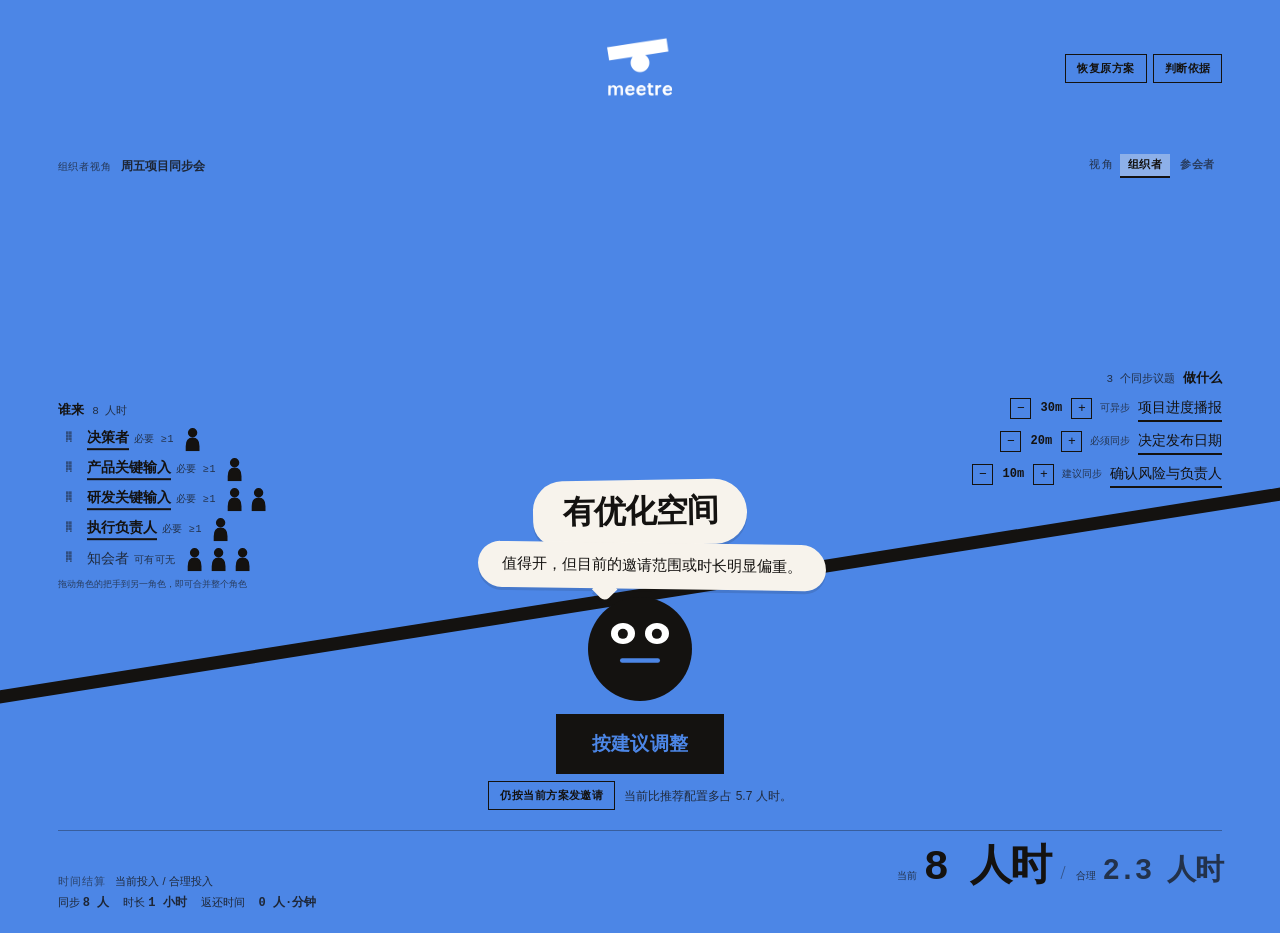
<file: index.html>
<!doctype html>
<html lang="zh-CN">
<head>
  <meta charset="utf-8">
  <meta name="viewport" content="width=device-width, initial-scale=1">
  <meta name="theme-color" content="#4c86e6">
  <title>meetre</title>
  <style>
    /* ---------------- 基础与状态配色 ----------------
       四种底色都在黑色油墨字上达到 WCAG AA（对比度 ≥ 5.2:1）。
       人形图标只用 --ink / --paper 两种填色区分「必要 / 可有可无」，
       不再引入第五种色相，避免和四种状态底色打架。 */
    :root {
      --ink: #141210;
      --paper: #f7f3ec;
      --state: #4c86e6;
      --tilt: 0deg;
      --fulcrum: clamp(64px, 8.5vw, 104px);
      --beam: clamp(11px, 1.4dvh, 16px);
      --beam-overlap: clamp(2px, .32vw, 4px);
      --swing: 52px; /* 摆幅与两盘的下沉量都由 JS 按实测臂长覆盖 */
      --drop-left: 0px;
      --drop-right: 0px;
      --pad-x: clamp(18px, 4.5vw, 60px);
      --ease: cubic-bezier(.34, 1.4, .64, 1);
      --display: "Baskerville", "Songti SC", "STSong", serif;
      --body: "Avenir Next", "PingFang SC", "Hiragino Sans GB", sans-serif;
      --mono: "SFMono-Regular", "Menlo", monospace;
    }
    body[data-status="balanced"] { --state: #25a85c; }
    body[data-status="overweight"] { --state: #4c86e6; }
    body[data-status="async"] { --state: #ed7033; }
    body[data-status="underpowered"] { --state: #e25c48; }

    * { box-sizing: border-box; }
    /* .mine / .draft 用了 display:flex|block，必须让 hidden 仍然生效。 */
    [hidden] { display: none !important; }
    html, body { height: 100%; }
    body {
      margin: 0;
      color: var(--ink);
      background: var(--state);
      font-family: var(--body);
      line-height: 1.5;
      transition: background-color .7s ease;
      overflow-x: hidden;
      overflow-y: auto;
    }
    button, textarea { font: inherit; color: inherit; }
    button { cursor: pointer; }
    h1, h2, h3, p { margin: 0; }
    .label { font: 11px/1 var(--mono); letter-spacing: .11em; text-transform: uppercase; opacity: .72; }

    /* ---------------- 页面骨架：顶部输入，中段天平，底部结算 ----------------
       视觉路径是「先告诉我你是谁 → 看结论 → 调整方案 → 读时间账单」。天平不再贴住页面底边，
       由自身高度和顶部留白落在首屏约 3/5～2/3 的位置；内容增多时仍允许整页自然滚动。 */
    .page { display: flex; flex-direction: column; min-height: 100dvh; padding: clamp(16px, 3.2vh, 32px) var(--pad-x) 0; }
    .topbar { display: grid; grid-template-columns: 1fr auto 1fr; align-items: center; gap: 10px 14px; flex: none; }
    .topbar-spacer { display: block; }
    .logo { display: block; width: clamp(64px, 7vw, 80px); height: auto; justify-self: center; }
    .topbar-actions { display: flex; flex-wrap: wrap; align-items: center; justify-self: end; gap: 6px; }
    .ghost { padding: 6px 11px; border: 1.5px solid var(--ink); background: transparent; font: 600 11px var(--body); letter-spacing: .04em; white-space: nowrap; }
    .ghost:hover, .ghost:focus-visible { background: var(--ink); color: var(--state); outline: none; }

    /* 视角切换和「组织者视角 / 参会者视角」放在同一行，导航只保留页面级操作。 */
    .intake { display: flex; flex-direction: column; gap: clamp(9px, 1.4vh, 16px); flex: none; min-height: clamp(122px, 16vh, 156px); padding-top: clamp(26px, 5vh, 52px); }
    .perspective-row { display: flex; align-items: center; justify-content: space-between; gap: 14px; }
    .viewswitch { display: flex; align-items: center; gap: 2px; }
    .viewswitch .label { margin-right: 4px; }
    .viewswitch button { padding: 3px 8px 4px; border: 0; border-bottom: 2px solid transparent; background: transparent; font: 600 11px var(--body); letter-spacing: .04em; white-space: nowrap; opacity: .62; }
    .viewswitch button[aria-pressed="true"] { border-bottom-color: var(--ink); background: rgba(247, 243, 236, .38); opacity: 1; }
    .viewswitch button:focus-visible { outline: 2px solid var(--ink); outline-offset: 2px; }

    /* 主次：会议名和视角是输入上下文；结论 h1 只在天平支点上方出现一次。 */
    .eyebrow { display: flex; align-items: baseline; gap: 9px; font-size: 12px; opacity: .82; }
    .eyebrow b { font-weight: 700; }
    .eyebrow span { font: 10px var(--mono); letter-spacing: .09em; text-transform: uppercase; opacity: .8; }
    .caution { max-width: 64ch; padding-left: 10px; border-left: 3px solid var(--ink); font-size: 12px; }

    /* ---------------- 参会者视角：顶部两个输入 ----------------
       取消容器边框和内层卡片，让选择项像一行可编辑的标签；选中态用浅底 + 下沿强调。 */
    .mine { display: flex; flex-direction: column; gap: 7px; padding: 9px 0 10px; border-top: 1px solid rgba(20, 18, 16, .34); border-bottom: 1px solid rgba(20, 18, 16, .34); }
    .mine-facts { font: 11px var(--mono); letter-spacing: .02em; opacity: .78; }
    .mine-controls { display: flex; flex-wrap: wrap; align-items: center; gap: 5px 10px; }
    .mine-options { display: flex; flex-wrap: wrap; align-items: center; gap: 5px; }
    .mine-option { padding: 5px 10px 6px; border: 0; border-bottom: 2px solid transparent; border-radius: 999px; background: rgba(255, 255, 255, .14); font-size: 12px; opacity: .7; transition: background-color .2s ease, border-color .2s ease, opacity .2s ease; }
    .mine-option[aria-pressed="true"] { border-bottom-color: var(--ink); background: rgba(247, 243, 236, .58); opacity: 1; font-weight: 700; }
    /* 必要角色底线关掉的那几档要看得出「存在但此刻不成立」：删除线比单纯变淡更明确，
       否则它和普通的未选中项长得一样，用户会以为自己点不动是页面坏了。 */
    .mine-option:disabled { opacity: .4; text-decoration: line-through; cursor: not-allowed; }
    .mine-option:focus-visible { outline: 2px solid var(--ink); outline-offset: 2px; }

    /* ---------------- 底部时间结算 ---------------- */
    .settlement { display: grid; grid-template-columns: minmax(0, 1fr) auto; align-items: end; gap: 5px 20px; margin-top: auto; padding: clamp(10px, 1.8vh, 17px) 0 clamp(14px, 2.4vh, 24px); border-top: 1px solid rgba(20, 18, 16, .34); }
    .settlement-heading { display: flex; flex-wrap: wrap; align-items: baseline; gap: 9px; font-size: 11px; opacity: .78; }
    .settlement-values { display: flex; align-items: baseline; gap: 10px; text-align: right; }
    .settlement-metric { display: flex; align-items: baseline; gap: 7px; }
    .settlement-metric small { font: 10px var(--mono); opacity: .72; }
    .settlement-metric b { font: 700 clamp(24px, 3.5vw, 42px)/1 var(--mono); letter-spacing: -.045em; }
    .settlement-metric-target b { font-size: clamp(18px, 2.5vw, 29px); opacity: .72; }
    .settlement-divider { font: 400 18px var(--display); opacity: .45; }
    .facts { grid-column: 1 / -1; display: flex; flex-wrap: wrap; gap: 6px 14px; font-size: 11px; opacity: .82; }
    .facts span { white-space: nowrap; }
    .facts b { font: 700 12px var(--mono); }

    /* ---------------- 天平：落在页面中段，两盘内容随倾角平移 ----------------
       角度只写在 --tilt 上；两盘用 --drop-* 做垂直位移，文字始终保持水平。
       --swing 是梁端在最大倾角下的垂直行程，两盘靠它预留出不会互相压住的间距。
       两盘在 flow 里贴着同一条基线，再各自向下平移 (swing + sign·sin·reach)，
       平移量恒 ≥ 0，内容永远不会压到梁上。 */
    /* 顶部留白把支点落在首屏约 3/5～2/3；盘面与圆形支点顶部的空间仍要容纳最大摆幅。
       横向裁到页面边缘，纵向多留出倾斜梁低端的空间，避免左/右端在容器底部被截掉。 */
    .scale { flex: none; position: relative; min-height: clamp(290px, 35dvh, 360px); margin: clamp(28px, 5vh, 52px) calc(var(--pad-x) * -1) 0; padding: 0 var(--pad-x); overflow-x: clip; overflow-y: visible; clip-path: inset(-160px 0 -160px 0); }
    .trays { display: grid; grid-template-columns: 1fr 1fr; gap: calc(var(--fulcrum) + 4vw); align-items: end; min-height: clamp(290px, 35dvh, 360px); padding-bottom: calc(var(--fulcrum) - var(--beam-overlap) + var(--swing) * 2 + 10px); }
    .tray { display: flex; flex-direction: column; gap: 8px; min-width: 0; transition: transform .75s var(--ease); }
    .tray-left { align-items: flex-start; transform: translateY(var(--drop-left)); }
    .tray-right { align-items: flex-end; text-align: right; transform: translateY(var(--drop-right)); }
    .tray-head { display: flex; align-items: baseline; gap: 8px; }
    .tray-head b { font: 700 13px var(--body); letter-spacing: .02em; }
    .tray-head span { font: 11px var(--mono); opacity: .74; }
    .tray-body { display: flex; flex-direction: column; gap: 6px; width: 100%; }
    .tray-right .tray-body { align-items: flex-end; }

    /* ---------------- 角色行 ----------------
       一人一个人形图标，点击循环 会议中 → 异步知会 → 无需参与。
       实心 = 会议中，描边 = 异步知会，虚线淡出 = 无需参与。
       必要角色的名字加下划线，可有可无的角色名字淡一档：不靠色相区分，
       因为底色本身就在变，色相会被状态色吃掉。 */
    .role { display: flex; align-items: center; gap: 9px; flex-wrap: wrap; }
    .role-name { display: inline-flex; align-items: baseline; gap: 5px; font-size: 14px; }
    .role[data-need="required"] .role-name b { font-weight: 700; border-bottom: 2px solid var(--ink); }
    .role[data-need="optional"] .role-name b { font-weight: 400; opacity: .78; }
    .role-need { font: 10px var(--mono); letter-spacing: .05em; opacity: .72; white-space: nowrap; }
    .seats { display: flex; align-items: flex-end; gap: 4px; }
    .seat { width: 20px; height: 24px; padding: 0; border: 0; background: transparent; line-height: 0; transition: transform .25s var(--ease); }
    .seat:hover { transform: translateY(-3px); }
    .seat:focus-visible { outline: 2px solid var(--ink); outline-offset: 2px; }
    .seat svg { display: block; width: 100%; height: 100%; }
    .seat .body { fill: var(--ink); stroke: var(--ink); stroke-width: 1.6; }
    .seat[data-bucket="asyncCount"] .body { fill: none; }
    .seat[data-bucket="excludedCount"] .body { fill: none; stroke-dasharray: 2.4 2.2; opacity: .52; }
    /* 合并出来的人：一个人兼多个角色，画一个人形并叠一枚角色计数徽标。 */
    .seat .badge { fill: var(--ink); }
    .seat .badge-text { fill: var(--state); font: 700 7px var(--mono); }

    /* 合并 / 拆分：⠿ 是可抓取的空间把手。拖动和「点把手、再点目标」共用高亮目标，
       鼠标、触控与键盘看到的是同一个模型。 */
    .merge-handle { flex: none; width: 20px; height: 23px; padding: 0; border: 1.5px solid transparent; background: transparent;
      font: 700 16px/1 var(--mono); opacity: .48; cursor: grab; touch-action: none; }
    .merge-handle:hover, .merge-handle:focus-visible { border-color: var(--ink); opacity: 1; outline: none; }
    .merge-handle:active { cursor: grabbing; }
    .role[data-merge-target="true"] { outline: 2px dashed var(--ink); outline-offset: 4px; background: rgba(255, 255, 255, .18); }
    .merge-split { padding: 2px 7px; border: 1.5px solid var(--ink); background: transparent; font: 600 10px var(--body); }
    .merge-split:hover, .merge-split:focus-visible { background: var(--ink); color: var(--state); outline: none; }
    .role-merged-into { display: flex; align-items: baseline; gap: 6px; font-size: 12px; opacity: .82; }
    .role-merged-into s { text-decoration-thickness: 1.5px; }
    .merge-hint { max-width: 40ch; font: 9px/1.35 var(--mono); opacity: .62; }

    /* ---------------- 议题行 ----------------
       点标题切同步/异步，行内步进器调分钟。 */
    .topic { display: flex; align-items: center; gap: 8px; max-width: 100%; }
    .topic-name { padding: 2px 0; border: 0; border-bottom: 2px solid var(--ink); background: transparent; font-size: 14px; text-align: right; white-space: nowrap; overflow: hidden; text-overflow: ellipsis; }
    .topic-name:focus-visible { outline: 2px solid var(--ink); outline-offset: 2px; }
    .topic[data-mode="async"] .topic-name { border-bottom-style: dotted; border-bottom-width: 1.5px; opacity: .58; text-decoration: line-through; }
    .topic-lock { font: 10px var(--mono); opacity: .68; white-space: nowrap; }
    .minutes { display: flex; align-items: center; gap: 1px; }
    .minutes b { min-width: 38px; font: 700 12px var(--mono); text-align: center; }
    .step { width: 21px; height: 21px; padding: 0; border: 1.5px solid var(--ink); background: transparent; font: 13px/1 var(--mono); }
    .step:hover:not(:disabled) { background: var(--ink); color: var(--state); }
    .step:disabled { opacity: .28; cursor: not-allowed; }
    .step:focus-visible { outline: 2px solid var(--ink); outline-offset: 2px; }

    /* 诊断标题和解释是支点接连说出的对白：无边框、留足呼吸，用柔和阴影分开层次。 */
    .diagnosis-bubbles { position: absolute; left: 50%; bottom: calc(var(--fulcrum) + 8px); z-index: 3; display: flex; flex-direction: column; align-items: center; width: min(62vw, 430px); transform: translateX(-50%); }
    .diagnosis-bubble { position: relative; width: fit-content; max-width: 100%; background: var(--paper); box-shadow: 0 3px 0 rgba(20, 18, 16, .12); }
    .diagnosis-title-bubble { padding: 14px 30px 16px; border-radius: 30px 34px 32px 25px; transform: rotate(-1deg); }
    .diagnosis-title-bubble h1 { position: relative; z-index: 1; max-width: 100%; font: 700 clamp(18px, 2.8vw, 32px)/1.08 var(--body); letter-spacing: -.035em; text-align: center; text-wrap: balance; }
    .diagnosis-copy-bubble { margin-top: -1px; padding: 11px 24px 13px; border-radius: 27px 31px 26px 30px; transform: translateX(12px) rotate(.8deg); }
    .diagnosis-copy-bubble::before { content: ""; position: absolute; top: -8px; left: 27%; width: 11px; height: 11px; border-radius: 50%; background: var(--paper); }
    .diagnosis-copy-bubble::after { content: ""; position: absolute; left: 34%; bottom: -10px; width: 18px; height: 18px; border-radius: 0 0 6px 0; background: var(--paper); box-shadow: 3px 3px 0 rgba(20, 18, 16, .12); transform: rotate(45deg); }
    .diagnosis-copy-bubble .verdict { position: relative; z-index: 1; max-width: 42ch; font: 500 clamp(12px, 1.2vw, 15px)/1.45 var(--body); text-align: center; text-wrap: balance; }

    /* 梁比可视区更宽，倾斜后两端仍越出画面；梁线向下压入圆形一点点，但不越过梁线的上沿。 */
    .beam { position: absolute; left: -24%; right: -24%; bottom: calc(var(--fulcrum) - var(--beam-overlap)); height: var(--beam); background: var(--ink); transform: rotate(var(--tilt)); transform-origin: 50% 50%; transition: transform .75s var(--ease); }
    .fulcrum { --look-x: 0px; --look-y: 0px; position: absolute; left: 50%; bottom: 0; width: var(--fulcrum); height: var(--fulcrum); border-radius: 50%; background: var(--ink); transform: translateX(-50%); }
    .face-eye { position: absolute; top: 25%; width: 23%; height: 20%; border-radius: 50%; background: #fff; overflow: hidden; }
    .face-eye-left { left: 22%; }
    .face-eye-right { right: 22%; }
    .face-pupil { position: absolute; left: 50%; top: 50%; width: 43%; aspect-ratio: 1; border-radius: 50%; background: var(--ink); transform: translate(calc(-50% + var(--look-x)), calc(-50% + var(--look-y))); transition: transform .16s cubic-bezier(.22, .8, .3, 1); }
    /* 三种嘴形共用统一的圆头笔画，只切换透明度，避免边缘变尖或状态切换跳变。 */
    .face-mouth { position: absolute; left: 50%; top: 49%; width: 48%; height: 24%; overflow: visible; transform: translateX(-50%); }
    .face-mouth path { fill: none; stroke: var(--state); stroke-width: 4.5; stroke-linecap: round; stroke-linejoin: round; transition: opacity .55s var(--ease), stroke .7s ease; }
    .mouth-neutral { opacity: 1; }
    .mouth-smile, .mouth-frown { opacity: 0; }
    body[data-status="balanced"] .mouth-neutral { opacity: 0; }
    body[data-status="balanced"] .mouth-smile { opacity: 1; }
    body[data-status="underpowered"] .mouth-neutral { opacity: 0; }
    body[data-status="underpowered"] .mouth-frown { opacity: 1; }

    /* ---------------- Next step：表情圆形正下方的动作 ---------------- */
    .next { flex: none; padding: clamp(8px, 1.4vh, 14px) 0 clamp(14px, 2.2vh, 22px); }
    .next-row { display: flex; flex-direction: column; align-items: center; gap: 7px; }
    .next-secondary { display: flex; flex-wrap: wrap; align-items: center; justify-content: center; gap: 9px; }
    .cta { padding: clamp(12px, 1.7vh, 17px) clamp(20px, 3vw, 34px); border: 2px solid var(--ink); background: var(--ink); color: var(--state); font: 700 clamp(14px, 1.7vw, 19px) var(--body); letter-spacing: .01em; transition: transform .2s var(--ease); }
    .cta:hover, .cta:focus-visible { transform: translateY(-2px); outline: none; }
    .cta-note { font-size: 12px; opacity: .78; }
    .draft { width: min(640px, 100%); margin: 11px auto 0; }
    .draft textarea { display: block; width: min(640px, 100%); min-height: 118px; padding: 12px; border: 1.5px solid var(--ink); background: rgba(255, 255, 255, .82); resize: vertical; font: 13px/1.6 var(--body); }
    .draft-actions { display: flex; flex-wrap: wrap; gap: 6px; margin-top: 7px; }

    /* ---------------- 详情浮层：证据、原始对比、导入 ---------------- */
    .sheet { position: fixed; inset: 0; z-index: 20; display: none; padding: clamp(16px, 4vh, 44px) var(--pad-x); background: var(--state); overflow-y: auto; }
    .sheet[data-open="true"] { display: block; }
    .sheet-inner { width: min(880px, 100%); margin: 0 auto; }
    .sheet h2 { font: 700 clamp(24px, 3.4vw, 38px) var(--display); letter-spacing: -.03em; }
    .sheet-close { position: sticky; top: 0; float: right; }
    .block { margin-top: clamp(18px, 3vh, 30px); padding-top: 14px; border-top: 1.5px solid var(--ink); }
    .block h3 { margin-bottom: 9px; font: 700 12px var(--body); letter-spacing: .05em; text-transform: uppercase; }
    .evidence { display: grid; grid-template-columns: 1fr 1fr; gap: clamp(14px, 2.6vw, 30px); }
    .evidence ul { margin: 0; padding-left: 17px; font-size: 13px; }
    .evidence li { margin-bottom: 6px; }
    .evidence li[data-weight="3"] { font-weight: 700; }
    .compare { display: grid; grid-template-columns: repeat(auto-fit, minmax(150px, 1fr)); gap: 12px; font-size: 13px; }
    .compare div { padding: 10px; border: 1.5px solid var(--ink); }
    .compare small { display: block; font: 10px var(--mono); letter-spacing: .09em; text-transform: uppercase; opacity: .72; }
    .compare b { display: block; margin-top: 4px; font: 700 15px var(--mono); }
    .rules { max-width: 62ch; font-size: 13px; }
    .import textarea { display: block; width: 100%; min-height: 96px; padding: 10px; border: 1.5px solid var(--ink); background: rgba(255, 255, 255, .82); resize: vertical; font: 11px/1.5 var(--mono); }
    .error { display: none; margin-top: 8px; padding: 8px 10px; border: 1.5px solid var(--ink); background: rgba(255, 255, 255, .82); font-size: 12px; }
    .foot { margin-top: clamp(18px, 3vh, 30px); padding-top: 12px; border-top: 1.5px solid var(--ink); font: 10px var(--mono); letter-spacing: .05em; opacity: .74; }

    @media (max-width: 900px) {
      .settlement { grid-template-columns: 1fr; }
      .settlement-values { justify-self: start; text-align: left; }
    }
    @media (max-width: 720px) {
      .trays { grid-template-columns: 1fr 1fr; gap: calc(var(--fulcrum) + 10px); }
      .perspective-row { align-items: flex-start; flex-direction: column; gap: 8px; }
      .role-need, .topic-lock { display: none; }
      .evidence { grid-template-columns: 1fr; }
    }
    /* 整页滚动现在是基础行为（见 styles.css / .page 的 min-height），窄屏只需要缩字号。 */
    @media (max-width: 480px) {
      .intake { min-height: clamp(112px, 17vh, 146px); padding-top: 23px; }
      .eyebrow { flex-wrap: wrap; gap: 4px 8px; }
      .viewswitch { align-self: flex-start; }
      /* 窄屏的两盘会逼近支点：两颗气泡都收进中间留白，解释多换几行也不盖住议题。 */
      .diagnosis-bubbles { width: 72px; }
      .diagnosis-title-bubble { width: 72px; padding: 8px 6px 9px; border-radius: 22px 24px 23px 19px; }
      .diagnosis-title-bubble h1 { font-size: 15px; line-height: 1.1; text-wrap: wrap; }
      .diagnosis-copy-bubble { width: 72px; padding: 8px 5px 9px; border-radius: 21px 24px 22px 23px; transform: translateX(0) rotate(.8deg); }
      .diagnosis-copy-bubble .verdict { font-size: 11px; line-height: 1.35; text-wrap: wrap; }
      .role-name { font-size: 12.5px; }
      .topic-name { font-size: 12.5px; }
      .seat { width: 17px; height: 21px; }
      .merge-handle { width: 17px; }
    }
    @media (prefers-reduced-motion: reduce) {
      *, *::before, *::after { transition-duration: .01ms !important; animation-duration: .01ms !important; }
    }
  </style>
</head>
<body data-status="overweight" data-view="organizer">
  <main class="page">
    <header class="topbar">
      <span class="topbar-spacer" aria-hidden="true"></span>
      <img class="logo" src="[data-uri]" alt="meetre">
      <div class="topbar-actions">
        <button class="ghost" id="resetButton" type="button">恢复原方案</button>
        <button class="ghost" id="detailsButton" type="button" aria-expanded="false">判断依据</button>
      </div>
    </header>

    <section class="intake" aria-label="会议与参与方式">
      <div class="perspective-row">
        <p class="eyebrow"><span id="perspectiveTag">组织者视角</span><b id="meetingTitle">—</b></p>
        <div class="viewswitch" role="group" aria-label="切换评估视角">
          <span class="label">视角</span>
          <button type="button" data-perspective="organizer" aria-pressed="true">组织者</button>
          <button type="button" data-perspective="attendee" aria-pressed="false">参会者</button>
        </div>
      </div>

      <!-- 参会者先填身份与贡献，结论和操作都会据此更新；这里不做卡片套卡片。 -->
      <div class="mine" id="mineRow" hidden>
        <div class="mine-controls">
          <span class="label">我的角色</span>
          <span class="mine-options" id="mineRoles"></span>
        </div>
        <div class="mine-controls">
          <span class="label">我的贡献</span>
          <span class="mine-options">
            <button class="mine-option" type="button" data-contribution="decide" aria-pressed="false">现场决定或对齐分歧</button>
            <button class="mine-option" type="button" data-contribution="input" aria-pressed="false">提供信息或材料</button>
            <button class="mine-option" type="button" data-contribution="receive" aria-pressed="false">只需要知道结论</button>
          </span>
        </div>
        <p class="mine-facts" id="mineFacts" aria-live="polite">—</p>
      </div>
      <p class="caution" id="cautionLine" hidden></p>
    </section>

    <section class="scale" id="scale" aria-label="会议天平">
      <div class="trays">
        <div class="tray tray-left">
          <div class="tray-head"><b>谁来</b><span id="leftCaption">—</span></div>
          <div class="tray-body" id="roleTray"></div>
          <p class="merge-hint" id="mergeHint" aria-live="polite">拖动角色的把手到另一角色，即可合并整个角色</p>
        </div>
        <div class="tray tray-right">
          <div class="tray-head"><span id="rightCaption">—</span><b>做什么</b></div>
          <div class="tray-body" id="topicTray"></div>
        </div>
      </div>
      <!-- 诊断标题和解释是支点接连说出的两句对白，保留 h1 语义。 -->
      <div class="diagnosis-bubbles">
        <div class="diagnosis-bubble diagnosis-title-bubble">
          <h1 id="headline">—</h1>
        </div>
        <div class="diagnosis-bubble diagnosis-copy-bubble">
          <p class="verdict" id="statusLine" aria-live="polite">—</p>
        </div>
      </div>
      <div class="beam" id="beam" aria-hidden="true"></div>
      <!-- 支点也是这台秤的表情：眼珠跟随鼠标/当前操作侧，平衡时露出笑脸。 -->
      <div class="fulcrum" id="fulcrum" aria-hidden="true">
        <span class="face-eye face-eye-left"><span class="face-pupil"></span></span>
        <span class="face-eye face-eye-right"><span class="face-pupil"></span></span>
        <svg class="face-mouth" viewBox="0 0 48 24" aria-hidden="true" focusable="false">
          <path class="mouth-neutral" d="M7 12H41"></path>
          <path class="mouth-smile" d="M7 8C13 18 35 18 41 8"></path>
          <path class="mouth-frown" d="M7 16C13 6 35 6 41 16"></path>
        </svg>
      </div>
    </section>

    <section class="next">
      <div class="next-row">
        <button class="cta" id="ctaButton" type="button">—</button>
        <div class="next-secondary">
          <button class="ghost" id="ctaAlternate" type="button" hidden></button>
          <span class="cta-note" id="ctaNote"></span>
        </div>
      </div>
      <div class="draft" id="draftBox" hidden>
        <textarea id="draftText" aria-label="可编辑的文案草稿"></textarea>
        <div class="draft-actions">
          <button class="ghost" id="copyDraftButton" type="button">复制</button>
          <button class="ghost" id="reviewButton" type="button">带回 Agent 复评</button>
          <button class="ghost" id="closeDraftButton" type="button">收起</button>
        </div>
      </div>
    </section>

    <section class="settlement" aria-label="时间结算">
      <div class="settlement-heading">
        <span class="label">时间结算</span>
        <span>当前投入 <span aria-hidden="true">/</span> 合理投入</span>
      </div>
      <div class="settlement-values" aria-label="当前投入与合理投入">
        <span class="settlement-metric"><small>当前</small><b id="metricCost">—</b></span>
        <span class="settlement-divider" aria-hidden="true">/</span>
        <span class="settlement-metric settlement-metric-target"><small>合理</small><b id="metricBudget">—</b></span>
      </div>
      <p class="facts">
        <span>同步 <b id="metricPeople">—</b></span>
        <span>时长 <b id="metricDuration">—</b></span>
        <span id="metricSavedLabel">返还时间</span><span><b id="metricSaved">—</b></span>
      </p>
    </section>
  </main>

  <!-- 人形座位：实心=会议中，描边=异步知会，虚线=无需参与；徽标数字=这个人兼几个角色。 -->
  <template id="seatTemplate">
    <svg viewBox="0 0 20 24" aria-hidden="true" focusable="false">
      <g class="body">
        <circle cx="9.6" cy="5.6" r="3.9"></circle>
        <path d="M9.6 11.2c-4.3 0-6.1 3-6.1 7.8v4.2h12.2v-4.2c0-4.8-1.8-7.8-6.1-7.8z"></path>
      </g>
      <g class="badge-group">
        <circle class="badge" cx="16.4" cy="4.6" r="4.4"></circle>
        <text class="badge-text" x="16.4" y="7.1" text-anchor="middle">2</text>
      </g>
    </svg>
  </template>

  <aside class="sheet" id="sheet" data-open="false" aria-labelledby="sheetHeading">
    <div class="sheet-inner">
      <button class="ghost sheet-close" id="sheetClose" type="button">关闭</button>
      <div class="label">判断依据</div>
      <h2 id="sheetHeading">为什么这样称</h2>
      <div class="block">
        <h3>Agent 的结论</h3>
        <p class="rules"><b id="verdictKind">—</b><span id="verdictSummary"></span></p>
        <p class="rules" id="recommendationWhy" style="margin-top:8px"></p>
      </div>
      <div class="block evidence">
        <div><h3>为什么值得同步</h3><ul id="evidenceFor"></ul></div>
        <div><h3>为什么不该这么重</h3><ul id="evidenceAgainst"></ul></div>
      </div>
      <div class="block">
        <h3>原始 / 推荐 / 当前</h3>
        <div class="compare">
          <div><small>原始会议</small><b id="originalPlan">—</b><span id="originalCost"></span></div>
          <div><small>AI 推荐</small><b id="recommendedPlan">—</b><span id="recommendedCost"></span></div>
          <div><small>你的当前方案</small><b id="currentPlan">—</b><span id="currentCostText"></span></div>
        </div>
      </div>
      <div class="block">
        <h3>会议目的</h3>
        <p class="rules" id="meetingPurpose">—</p>
      </div>
      <div class="block">
        <h3>结果影响</h3>
        <p class="rules"><b id="meetingOutcome">—</b><span id="outcomeReason"></span></p>
      </div>
      <div class="block">
        <h3>规则公开</h3>
        <p class="rules">必要角色不能被“优化”掉；必须同步的议题不能被假装成异步；异步阅读时间照样计入成本。合并角色只是承认“一个人兼多个角色”，被合并角色的底线仍然要由兼任的人满足。天平只重新计算你的配置，不会偷偷改写 Agent 的结论。</p>
      </div>
      <div class="block import">
        <h3>导入 Agent 秤票</h3>
        <textarea id="jsonInput" placeholder="把任意兼容 Agent 返回的 Result Schema v1 JSON 粘贴到这里"></textarea>
        <div class="draft-actions"><button class="ghost" id="importButton" type="button">导入并重新称重</button></div>
        <div class="error" id="importError" role="alert"></div>
      </div>
      <p class="foot">meetre 是建议，不是行政命令。判断由你的 Agent 完成，称重由这个页面在本地完成。</p>
    </div>
  </aside>

  <script id="meeting-data" type="application/json">[base64]/[base64]/[base64]/lj6/[base64]/neeVmemcgOimgeWGs+etluWSjOino+WGs+mYu+WhnueahOaguOW/g+inkuiJsu+8jOaKiui/m+W6puaSreaKpeaUueaIkOW8guatpeOAgiJ9LCJhdHRlbmRlZVBsYW4iOm51bGx9</script>
  <script>
    (() => {
      "use strict";
      /* ---------------- 常量与格式化 ---------------- */
      const BUCKETS = ["syncCount", "asyncCount", "excludedCount"];
      const BUCKET_LABELS = { syncCount: "会议中", asyncCount: "异步知会", excludedCount: "无需参与" };
      const VERDICT_LABELS = { keep: "值得开", shrink: "瘦身后开", async: "改为异步", clarify: "先别开" };
      const STATUS_TITLES = {
        balanced: "可以开",
        overweight: "有优化空间",
        async: "建议异步沟通",
        underpowered: "调过头了"
      };
      /* 参会者关心的不是「这场会该不该开」，而是「我该用哪种方式参与」，
         所以两个视角的大标题问的是两个不同的问题。

         方式只有三种：到场、会前书面给输入、会后接收结论。刻意不提供「只参加相关议题」——
         中途进出会打乱会议节奏，现实里也几乎没人真的执行。
         判断由两个输入推导：我是哪些角色（决定必要底线），我的贡献能不能只用文字表达。 */
      const CONTRIBUTION_LABELS = { decide: "现场决定或对齐分歧", input: "提供信息或材料", receive: "只需要知道结论" };
      const PLAN_BY_CONTRIBUTION = { decide: "attend", input: "before", receive: "after" };
      const PLAN_TITLES = { attend: "你需要到场", before: "会前给输入就够了", after: "会后接收结论就够了" };
      // Agent 的 recommendedMode 只给「我的贡献」一个初值；同时兼容改版前的四个旧值。
      const CONTRIBUTION_FROM_MODE = {
        attend: "decide", before: "input", after: "receive", clarify: "input",
        full: "decide", partial: "input", input_then_leave: "input", async: "receive"
      };
      const SYNC_LOCK_LABELS = { required: "必须同步", preferred: "建议同步", none: "可异步" };
      const OUTCOME_LABELS = { low: "局部", medium: "团队", high: "关键" };

      const $ = (id) => document.getElementById(id);
      const text = (element, value) => { element.textContent = value == null ? "" : String(value); };
      const clone = (value) => JSON.parse(JSON.stringify(value));
      const formatMinutes = (minutes) => {
        const rounded = Math.max(0, Math.round(minutes));
        if (rounded < 60) return `${rounded} 分钟`;
        const hours = Math.floor(rounded / 60);
        const rest = rounded % 60;
        return rest ? `${hours} 小时 ${rest} 分钟` : `${hours} 小时`;
      };
      /* 人时用一位小数收口。之前的「2 人时 20 人·分钟」两段式在大字号指标里过宽，
         而集体成本本来就是估算量，不需要精确到分钟。 */
      const formatPersonMinutes = (minutes) => {
        const rounded = Math.max(0, Math.round(minutes));
        if (rounded < 60) return `${rounded} 人·分钟`;
        const hours = rounded / 60;
        return `${hours % 1 === 0 ? hours : hours.toFixed(1)} 人时`;
      };
      const base64ToUtf8 = (value) => {
        const binary = atob(value);
        const bytes = Uint8Array.from(binary, (char) => char.charCodeAt(0));
        return new TextDecoder().decode(bytes);
      };
      const utf8ToBase64 = (value) => {
        const bytes = new TextEncoder().encode(value);
        let binary = "";
        bytes.forEach((byte) => { binary += String.fromCharCode(byte); });
        return btoa(binary);
      };
      const joinTitles = (items, fallback) => items.length ? items.map((item) => item.title).join("、") : fallback;
      const joinLabels = (roles, fallback) => roles.length ? roles.map((role) => role.label).join("、") : fallback;

      /* ---------------- Result Schema v1 结构校验 ----------------
         #data= hash 和粘贴框都是不可信入口，必须和 render_report.py 拒绝同样的东西，
         否则公平公约的底线规则可以被绕过。tests/browser_smoke.cjs 覆盖了十条拒绝路径。
         这里刻意写得密集：它是一份逐字段的规则清单，不是需要抽象的业务逻辑。 */
      function basicValidate(next) {
        const isObject = (value) => value && typeof value === "object" && !Array.isArray(value);
        const has = (object, key) => Object.prototype.hasOwnProperty.call(object, key);
        const fail = (path, message) => { throw new Error(`${path}: ${message}`); };
        const object = (value, path) => { if (!isObject(value)) fail(path, "必须是对象"); return value; };
        const string = (value, path, required = true, max = 700) => {
          if (typeof value !== "string" || (required && !value.trim())) fail(path, "必须是非空文本");
          if (value.length > max) fail(path, "文本过长");
          return value;
        };
        const integer = (value, path, min, max) => {
          if (!Number.isInteger(value) || value < min || value > max) fail(path, `必须是 ${min}..${max} 的整数`);
          return value;
        };
        const enumeration = (value, path, values) => { if (!values.includes(value)) fail(path, `必须是 ${values.join("、")} 之一`); return value; };
        const array = (value, path, min = 0, max = 12) => {
          if (!Array.isArray(value) || value.length < min || value.length > max) fail(path, `必须是 ${min}..${max} 项数组`);
          return value;
        };
        const ids = (value, path) => {
          const seen = new Set();
          array(value, path).forEach((id, index) => {
            string(id, `${path}[${index}]`, true, 32);
            if (!/^[a-z0-9][a-z0-9_-]{0,31}$/.test(id) || seen.has(id)) fail(`${path}[${index}]`, "id 无效或重复");
            seen.add(id);
          });
          return value;
        };
        if (!isObject(next) || next.schemaVersion !== 1) fail("result", "不是可识别的 Result Schema v1");
        enumeration(next.perspective, "perspective", ["organizer", "attendee"]);
        const meeting = object(next.meeting, "meeting");
        string(meeting.title, "meeting.title", true, 120); string(meeting.purpose, "meeting.purpose", true, 500); string(meeting.expectedOutcome, "meeting.expectedOutcome", false, 500);
        if (has(meeting, "outcomeLevel")) enumeration(meeting.outcomeLevel, "meeting.outcomeLevel", ["low", "medium", "high"]);
        if (has(meeting, "outcomeWhy")) string(meeting.outcomeWhy, "meeting.outcomeWhy", true, 300);
        integer(meeting.participants, "meeting.participants", 1, 100); integer(meeting.durationMinutes, "meeting.durationMinutes", 5, 480);
        const verdict = object(next.verdict, "verdict");
        enumeration(verdict.kind, "verdict.kind", ["keep", "shrink", "async", "clarify"]); enumeration(verdict.confidence, "verdict.confidence", ["low", "medium", "high"]); string(verdict.summary, "verdict.summary", true, 300);
        const evidence = object(next.evidence, "evidence");
        ["for", "against"].forEach((side) => array(evidence[side], `evidence.${side}`).forEach((item, index) => {
          const entry = object(item, `evidence.${side}[${index}]`); string(entry.label, `evidence.${side}[${index}].label`, true, 120); string(entry.detail, `evidence.${side}[${index}].detail`, true, 240); integer(entry.weight, `evidence.${side}[${index}].weight`, 1, 3);
        }));
        const roles = array(next.roles, "roles", 1); const roleIds = new Set();
        roles.forEach((role, index) => {
          const path = `roles[${index}]`; object(role, path); string(role.id, `${path}.id`, true, 32); if (!/^[a-z0-9][a-z0-9_-]{0,31}$/.test(role.id) || roleIds.has(role.id)) fail(`${path}.id`, "id 无效或重复"); roleIds.add(role.id);
          string(role.label, `${path}.label`, true, 80); string(role.why, `${path}.why`, true, 240); integer(role.originalCount, `${path}.originalCount`, 0, 100); integer(role.requiredMin, `${path}.requiredMin`, 0, 100);
          if (role.requiredMin > role.originalCount) fail(`${path}.requiredMin`, "不能超过 originalCount");
          BUCKETS.forEach((key) => integer(role[key], `${path}.${key}`, 0, 100));
          if (role.syncCount + role.asyncCount + role.excludedCount !== role.originalCount) fail(path, "三个当前人数必须合计为 originalCount");
        });
        if (roles.reduce((sum, role) => sum + role.originalCount, 0) !== meeting.participants) fail("roles", "originalCount 必须合计为 meeting.participants");
        const agenda = array(next.agenda, "agenda", 1); const agendaIds = new Set();
        agenda.forEach((item, index) => {
          const path = `agenda[${index}]`; object(item, path); string(item.id, `${path}.id`, true, 32); if (!/^[a-z0-9][a-z0-9_-]{0,31}$/.test(item.id) || agendaIds.has(item.id)) fail(`${path}.id`, "id 无效或重复"); agendaIds.add(item.id);
          string(item.title, `${path}.title`, true, 120); enumeration(item.type, `${path}.type`, ["decision", "resolve", "co_create", "update", "sensitive"]); enumeration(item.syncRequirement, `${path}.syncRequirement`, ["required", "preferred", "none"]); enumeration(item.mode, `${path}.mode`, ["sync", "async"]);
          integer(item.syncMinutes, `${path}.syncMinutes`, 0, 480); integer(item.asyncMinutes, `${path}.asyncMinutes`, 0, 120); integer(item.minSyncMinutes, `${path}.minSyncMinutes`, 5, 480); if (item.minSyncMinutes > item.syncMinutes) fail(`${path}.minSyncMinutes`, "不能超过 syncMinutes"); string(item.why, `${path}.why`, true, 240);
          ids(item.requiredRoleIds, `${path}.requiredRoleIds`).forEach((roleId) => { if (!roleIds.has(roleId)) fail(`${path}.requiredRoleIds`, `未知角色 ${roleId}`); });
        });
        if (agenda.filter((item) => item.mode === "sync").reduce((sum, item) => sum + item.syncMinutes, 0) !== meeting.durationMinutes) fail("agenda", "sync 模式议题分钟必须合计为 meeting.durationMinutes");
        const referenced = new Set(agenda.flatMap((item) => item.requiredRoleIds));
        roles.forEach((role, index) => { if (role.requiredMin > 0 && !referenced.has(role.id)) fail(`roles[${index}].requiredMin`, "正数 requiredMin 必须被议题引用"); });
        const recommendation = object(next.recommendation, "recommendation"); const roleSyncCounts = object(recommendation.roleSyncCounts, "recommendation.roleSyncCounts");
        Object.keys(roleSyncCounts).forEach((id) => { if (!roleIds.has(id)) fail("recommendation.roleSyncCounts", `未知角色 ${id}`); });
        roles.forEach((role) => { if (!has(roleSyncCounts, role.id)) fail("recommendation.roleSyncCounts", `缺少角色 ${role.id}`); integer(roleSyncCounts[role.id], `recommendation.roleSyncCounts.${role.id}`, 0, role.originalCount); });
        const agendaModes = object(recommendation.agendaModes, "recommendation.agendaModes"); const agendaMinutes = object(recommendation.agendaMinutes, "recommendation.agendaMinutes");
        Object.keys(agendaModes).forEach((id) => { if (!agendaIds.has(id)) fail("recommendation.agendaModes", `未知议题 ${id}`); }); Object.keys(agendaMinutes).forEach((id) => { if (!agendaIds.has(id)) fail("recommendation.agendaMinutes", `未知议题 ${id}`); });
        // 底线规则：required 议题不能被推荐成异步，同步时长不能低于最低有效时长。
        agenda.forEach((item) => { if (!has(agendaModes, item.id) || !has(agendaMinutes, item.id)) fail("recommendation", `缺少议题 ${item.id}`); enumeration(agendaModes[item.id], `recommendation.agendaModes.${item.id}`, ["sync", "async"]); integer(agendaMinutes[item.id], `recommendation.agendaMinutes.${item.id}`, 0, 480); if (item.syncRequirement === "required" && agendaModes[item.id] !== "sync") fail(`recommendation.agendaModes.${item.id}`, "required 议题必须保持同步"); if (agendaModes[item.id] === "sync" && agendaMinutes[item.id] < item.minSyncMinutes) fail(`recommendation.agendaMinutes.${item.id}`, "同步分钟不能低于 minSyncMinutes"); });
        roles.forEach((role) => { const needed = agenda.some((item) => agendaModes[item.id] === "sync" && item.requiredRoleIds.includes(role.id)); if (needed && roleSyncCounts[role.id] < role.requiredMin) fail(`recommendation.roleSyncCounts.${role.id}`, "不能低于推荐同步议题的 requiredMin"); });
        if (verdict.kind === "async" && agenda.some((item) => agendaModes[item.id] !== "async")) fail("recommendation.agendaModes", "async 处方不能推荐同步议题");
        string(recommendation.why, "recommendation.why", true, 300);
        if (next.perspective === "attendee") {
          const plan = object(next.attendeePlan, "attendeePlan"); if (!roleIds.has(plan.currentRoleId)) fail("attendeePlan.currentRoleId", "必须引用已声明角色"); string(plan.currentRoleId, "attendeePlan.currentRoleId", true, 32); ids(plan.relevantAgendaIds, "attendeePlan.relevantAgendaIds").forEach((id) => { if (!agendaIds.has(id)) fail("attendeePlan.relevantAgendaIds", `未知议题 ${id}`); }); enumeration(plan.recommendedMode, "attendeePlan.recommendedMode", Object.keys(CONTRIBUTION_FROM_MODE)); integer(plan.recommendedMinutes, "attendeePlan.recommendedMinutes", 0, 480); string(plan.message, "attendeePlan.message", true, 700);
        } else if (next.attendeePlan !== null) object(next.attendeePlan, "attendeePlan");
        return next;
      }

      /* ---------------- 数据装载 ---------------- */
      const loadEmbedded = () => basicValidate(JSON.parse(base64ToUtf8($("meeting-data").textContent.trim())));
      const loadHash = () => {
        const hash = window.location.hash;
        if (!hash.startsWith("#data=")) return null;
        try { return basicValidate(JSON.parse(base64ToUtf8(hash.slice(6)))); } catch (_) { return null; }
      };

      /* ---------------- 可变状态 ----------------
         view 是用户当前选的视角，可以和 data.perspective 不同：同一张秤票，
         组织者问「这场会该怎么开」，参会者问「我该不该来」。
         state.merges 记录「哪个角色整体并入另一个角色」：absorbed -> host。 */
      let data = loadHash() || loadEmbedded();
      const originalData = clone(data);
      let state = { roles: clone(data.roles), agenda: clone(data.agenda), merges: {} };
      let view = data.perspective === "attendee" ? "attendee" : "organizer";
      let myRoleIds = [defaultMyRoleId()];
      let myContribution = defaultContribution();
      let mergePickedRoleId = null;
      let mergeDraggingRoleId = null;
      let draftOpen = false;
      let draftKind = "message";
      let draftEdited = false; // 用户手动改过草稿后，配置变化不再覆盖它

      function defaultMyRoleId() {
        if (data.attendeePlan?.currentRoleId) return data.attendeePlan.currentRoleId;
        // 没有 attendeePlan 时假设提问的人来自人数最多的那个角色（通常是知会者这类大桶）。
        return data.roles.reduce((best, role) => (role.originalCount > best.originalCount ? role : best), data.roles[0]).id;
      }

      // Agent 建议的参与方式只是「我的贡献」的初值，用户随时可以自己改。
      function defaultContribution() {
        return CONTRIBUTION_FROM_MODE[data.attendeePlan?.recommendedMode] || "receive";
      }

      const roleById = (id) => state.roles.find((role) => role.id === id);
      const syncTopics = () => state.agenda.filter((item) => item.mode === "sync");
      const isMerged = (id) => Boolean(state.merges[id]);
      const isHost = (id) => Object.values(state.merges).includes(id);

      /* 被合并的角色不再单独占人头：那个人已经算在 host 里了。
         host 拿到一个 covers 列表，用来在人形图标上叠角色计数徽标。 */
      function effectiveRoles() {
        return state.roles.filter((role) => !isMerged(role.id)).map((role) => ({
          ...role,
          covers: state.roles.filter((other) => state.merges[other.id] === role.id).map((other) => other.id)
        }));
      }

      // 顺着合并关系找到真正出席的那个角色行。
      const hostRoleOf = (id) => roleById(state.merges[id] || id);

      /* 合并是角色级动作：源角色的整组人数一起并入宿主，不要求源角色只有 1 人。
         也不允许套娃（A 并入 B、B 再并入 C 会让 A 的宿主关系变得不清楚）。 */
      function mergeCandidates(roleId) {
        const role = roleById(roleId);
        if (!role || isHost(roleId)) return [];
        return state.roles.filter((other) => other.id !== roleId && !isMerged(other.id));
      }

      function setMerge(roleId, hostId) {
        if (!hostId) delete state.merges[roleId];
        else if (mergeCandidates(roleId).some((candidate) => candidate.id === hostId)) state.merges[roleId] = hostId;
        mergePickedRoleId = null;
        mergeDraggingRoleId = null;
        render();
      }

      const canMergeInto = (sourceId, hostId) => mergeCandidates(sourceId).some((role) => role.id === hostId);

      /* ---------------- 成本模型 ----------------
         同步成本 = 同步人数 × 同步议题分钟；异步成本 = 未排除人数 × 异步阅读分钟。 */
      function costOf(rolesView, agendaView) {
        const syncPeople = rolesView.reduce((sum, role) => sum + role.syncCount, 0);
        const asyncPeople = rolesView.reduce((sum, role) => sum + role.asyncCount, 0);
        const excludedPeople = rolesView.reduce((sum, role) => sum + role.excludedCount, 0);
        const asyncReaders = syncPeople + asyncPeople;
        const syncMinutes = agendaView.filter((item) => item.mode === "sync").reduce((sum, item) => sum + item.syncMinutes, 0);
        const asyncMinutes = agendaView.filter((item) => item.mode === "async").reduce((sum, item) => sum + item.asyncMinutes, 0);
        return { syncPeople, asyncPeople, excludedPeople, asyncReaders, syncMinutes, asyncMinutes, total: syncPeople * syncMinutes + asyncReaders * asyncMinutes };
      }

      // 把 recommendation 投影成同样形状的 roles/agenda，好让推荐和当前走同一套成本计算。
      function recommendedView() {
        const roles = data.roles.map((role) => {
          const syncCount = data.recommendation.roleSyncCounts[role.id] || 0;
          return { ...role, syncCount, asyncCount: role.originalCount - syncCount, excludedCount: 0 };
        });
        const agenda = data.agenda.map((item) => ({
          ...item,
          mode: data.recommendation.agendaModes[item.id],
          syncMinutes: data.recommendation.agendaMinutes[item.id]
        }));
        return { roles, agenda };
      }

      /* ---------------- 四种状态 ----------------
         状态由当前配置推导，不改写 Agent 的原始 verdict。 */
      function breaches() {
        const list = [];
        state.agenda.forEach((item) => {
          if (item.mode === "async" && item.syncRequirement === "required") list.push({ kind: "topic-async", item, text: `“${item.title}”必须实时完成，不能移出会议。` });
          if (item.mode === "sync" && item.syncMinutes < item.minSyncMinutes) list.push({ kind: "topic-short", item, text: `“${item.title}”低于最低有效时长 ${item.minSyncMinutes} 分钟。` });
          if (item.mode === "sync") item.requiredRoleIds.forEach((roleId) => {
            const declared = roleById(roleId);
            const host = hostRoleOf(roleId);
            // 合并后由兼任的人满足底线，所以比的是宿主的同步人数。
            if (!declared || !host || host.syncCount >= declared.requiredMin) return;
            const who = host.id === roleId ? `“${declared.label}”` : `“${declared.label}”（由“${host.label}”兼任）`;
            list.push({ kind: "role-short", role: declared, text: `${who}少于必要的 ${declared.requiredMin} 人。` });
          });
        });
        return list;
      }

      function cautions() {
        return state.agenda
          .filter((item) => item.mode === "async" && item.syncRequirement === "preferred")
          .map((item) => `“${item.title}”标记为建议同步，改成异步前请确认没有需要实时收敛的分歧。`);
      }

      function snapshot() {
        const roles = effectiveRoles();
        const cost = costOf(roles, state.agenda);
        const target = recommendedView();
        const targetCost = costOf(target.roles, target.agenda);
        // Agent 的推荐已经综合了会议结果、同步价值和必要角色；页面不再叠加隐藏倍率。
        const budgetCost = targetCost.total;
        const problems = breaches();
        const status = problems.length
          ? "underpowered"
          : !syncTopics().length
            ? "async"
            : cost.total > Math.max(1, budgetCost) * 1.15
              ? "overweight"
              : "balanced";
        const originalCost = data.meeting.participants * data.meeting.durationMinutes;
        return { roles, cost, targetCost, budgetCost, status, problems, cautions: cautions(), originalCost, saved: originalCost - cost.total, mine: myAssessment() };
      }

      /* ---------------- 参会者：我该用哪种方式参与 ----------------
         参会者要的不是全盘处方，而是一条能拿去回复的结论。 */
      function myTopics() {
        const plan = data.attendeePlan;
        const fromPlan = plan && myRoleIds.includes(plan.currentRoleId) ? plan.relevantAgendaIds : [];
        return syncTopics().filter((item) => item.requiredRoleIds.some((id) => myRoleIds.includes(id)) || fromPlan.includes(item.id));
      }

      /* 方式由两件事推导，不再让用户从四个选项里挑一个自己也说不清的组合：
         floor —— 议程是否把我列为必要角色，这是底线，压过自我评估；
         myContribution —— 我的贡献能不能只用文字表达。
         到场就意味着待完整场次：没有「只参加相关议题」这一档。 */
      function myAssessment() {
        const mineRoles = myRoleIds.map(roleById).filter(Boolean);
        const topics = myTopics();
        const required = topics.filter((item) => item.requiredRoleIds.some((id) => myRoleIds.includes(id) && (roleById(id)?.requiredMin || 0) > 0));
        const total = syncTopics().reduce((sum, item) => sum + item.syncMinutes, 0);
        const floor = required.length > 0;
        const plan = !syncTopics().length ? "after" : floor ? "attend" : PLAN_BY_CONTRIBUTION[myContribution];
        return { roles: mineRoles, topics, required, floor, plan, minutes: plan === "attend" ? total : 0, total, syncCount: syncTopics().length };
      }

      function myReason(mine) {
        if (mine.plan === "attend") {
          return mine.floor
            ? `“${joinTitles(mine.required, "")}”把你列为必要角色，缺你就得改期，全程约 ${formatMinutes(mine.total)}。`
            : `没有议题把你列为必要角色，但你要现场决定或对齐分歧，这件事只能在会上做，全程约 ${formatMinutes(mine.total)}。`;
        }
        if (mine.plan === "before") {
          const scope = mine.topics.length ? `“${joinTitles(mine.topics, "")}”` : "议程";
          return `你对${scope}的贡献是信息和材料，写成文字在会前发出就行，省下你这边 ${formatMinutes(mine.total)}。`;
        }
        return `没有议题需要${joinLabels(mine.roles, "你的角色")}现场表态，等一份结论就够了，省下你这边 ${formatMinutes(mine.total)}。`;
      }

      /* ---------------- 配置变更 ----------------
         座位人形循环 会议中 → 异步知会 → 无需参与 → 会议中，counts 始终是唯一真相。 */
      function cycleSeat(roleId, bucket) {
        const role = roleById(roleId);
        if (!role || role[bucket] <= 0) return;
        const next = BUCKETS[(BUCKETS.indexOf(bucket) + 1) % BUCKETS.length];
        role[bucket] -= 1;
        role[next] += 1;
        render();
      }

      function toggleTopic(item) {
        item.mode = item.mode === "sync" ? "async" : "sync";
        if (item.mode === "sync" && item.syncMinutes < item.minSyncMinutes) item.syncMinutes = item.minSyncMinutes;
        render();
      }

      function stepMinutes(item, direction) {
        const key = item.mode === "sync" ? "syncMinutes" : "asyncMinutes";
        const min = item.mode === "sync" ? item.minSyncMinutes : 5;
        const max = item.mode === "sync" ? 480 : 120;
        const current = item[key];
        const next = direction < 0 ? Math.ceil(current / 5) * 5 - 5 : Math.floor(current / 5) * 5 + 5;
        item[key] = Math.min(max, Math.max(min, next));
        render();
      }

      function applyRecommendation() {
        const target = recommendedView();
        state = { roles: clone(target.roles), agenda: clone(target.agenda), merges: state.merges };
        closeDraft();
        render();
      }

      function resetPlan() {
        data = clone(originalData);
        state = { roles: clone(originalData.roles), agenda: clone(originalData.agenda), merges: {} };
        mergePickedRoleId = null;
        mergeDraggingRoleId = null;
        myRoleIds = [defaultMyRoleId()];
        myContribution = defaultContribution();
        closeDraft();
        render();
      }

      // 把破了底线的地方修回最低要求：先从异步知会取人，再从无需参与取人。
      function repairBreaches() {
        state.agenda.forEach((item) => {
          if (item.mode === "async" && item.syncRequirement === "required") item.mode = "sync";
          if (item.mode === "sync" && item.syncMinutes < item.minSyncMinutes) item.syncMinutes = item.minSyncMinutes;
        });
        syncTopics().forEach((item) => item.requiredRoleIds.forEach((roleId) => {
          const declared = roleById(roleId);
          const host = hostRoleOf(roleId);
          if (!declared || !host) return;
          while (host.syncCount < declared.requiredMin && (host.asyncCount > 0 || host.excludedCount > 0)) {
            const from = host.asyncCount > 0 ? "asyncCount" : "excludedCount";
            host[from] -= 1;
            host.syncCount += 1;
          }
        }));
        closeDraft();
        render();
      }

      /* 参会者的「按我的方式落地」：把自己的角色移到对应的桶里。
         到场 → 会议中；会前/会后异步 → 异步知会，两者都不占会议时间，区别只在文案里。 */
      function applyMyPlan(plan) {
        const bucket = plan === "attend" ? "syncCount" : "asyncCount";
        myRoleIds.map(hostRoleOf).filter(Boolean).forEach((role) => {
          BUCKETS.filter((key) => key !== bucket).forEach((key) => {
            while (role[key] > 0 && role[bucket] < role.originalCount) { role[key] -= 1; role[bucket] += 1; }
          });
        });
        render();
        openDraft();
      }

      /* ---------------- Next step ----------------
         按 view × status 决定大按钮：绿=发出去，蓝=先瘦身，橙=改异步，红=先修回底线。
         组织者的动作是重排整场会；参会者的动作只改自己的参与方式。 */
      function nextStep(snap) {
        const organizer = view !== "attendee";
        // 破了底线时不生成任何对外文案：从一个缺人的方案里发邀请是不诚实的。
        if (snap.status === "underpowered") {
          return { label: "补回必要底线", note: "补齐后才会生成可发出的文案。", action: repairBreaches };
        }
        /* 参会者的主按钮就是推导出来的那一种方式，次选统一是「按这个方式落地」：
           先看文案再决定要不要真的改配置。到场态没有次选——落地就是维持现状。 */
        if (!organizer) {
          const apply = { label: "按这个方式落地", action: () => { applyMyPlan(snap.mine.plan); openDraft(); } };
          if (snap.mine.plan === "attend") {
            const why = snap.mine.floor ? "议程把你列为必要角色" : "你要现场决定或对齐分歧";
            return { label: "确认到场", note: `${why}，全程约 ${formatMinutes(snap.mine.total)}。`, action: openDraft };
          }
          if (snap.mine.plan === "before") {
            return { label: "改成会前异步给输入", note: `写成文字发出，省下 ${formatMinutes(snap.mine.total)}。`, action: openDraft, alternate: apply };
          }
          return { label: "改成会后接收结论", note: `不到场，省下 ${formatMinutes(snap.mine.total)}。`, action: openDraft, alternate: apply };
        }
        if (snap.status === "overweight") {
          // 组织者的主按钮是瘦身，但仍留一条「就按现在这样发」的出口——meetre 是建议，不是拦路。
          return {
            label: "按建议调整",
            note: `当前比推荐配置多占 ${formatPersonMinutes(snap.cost.total - snap.targetCost.total)}。`,
            action: applyRecommendation,
            alternate: { label: "仍按当前方案发邀请", action: openDraft }
          };
        }
        if (snap.status === "async") return { label: "改发一条异步更新", note: "已经没有需要同步的议题了。", action: openDraft };
        return { label: "发出这个邀请", note: `${snap.cost.syncPeople} 人 · ${formatMinutes(snap.cost.syncMinutes)}。`, action: openDraft };
      }

      // 文案里出现的每个人数、分钟数都来自当前配置，不发明会议里不存在的事实。
      function draftFacts(snap) {
        const mine = snap.mine;
        return {
          title: data.meeting.title,
          outcome: data.meeting.expectedOutcome || data.meeting.purpose,
          asyncTopics: state.agenda.filter((item) => item.mode === "async"),
          attending: snap.roles.filter((role) => role.syncCount > 0).map((role) => `${role.label}${role.covers.length ? `（兼 ${role.covers.map((id) => roleById(id).label).join("、")}）` : ""} ×${role.syncCount}`),
          readers: snap.roles.filter((role) => role.asyncCount > 0).map((role) => role.label),
          myRoles: joinLabels(mine.roles, "我"),
          mineNames: joinTitles(mine.topics, "与我相关的议题"),
          mineTopicCount: mine.topics.length,
          mineTotal: formatMinutes(mine.total),
          duration: formatMinutes(snap.cost.syncMinutes),
          saved: formatPersonMinutes(snap.saved),
          before: formatPersonMinutes(snap.originalCost),
          after: formatPersonMinutes(snap.cost.total)
        };
      }

      /* view + status/plan → 文案行。返回数组，空串会被过滤掉。
         组织者的文案是邀请或更新；参会者的文案是回给组织者的一句话。
         三条参会者草稿都不提「中途离开」：到场就是全程，不到场就走书面。 */
      const DRAFTS = {
        "organizer:async": (f, snap) => [
          `主题：${f.title}（改为异步）`, "",
          `原本要开的会我取消了，内容改成这条书面更新，预计 ${formatMinutes(snap.cost.asyncMinutes)} 读完。`,
          `需要达成的结果：${f.outcome}`, "", "内容：",
          ...f.asyncTopics.map((item) => `· ${item.title}：${item.why}`), "",
          "如果你看完后发现有需要当场收敛的分歧，回复我，我再拉一场只包含相关角色的短会。",
          `这样能把 ${f.saved} 还给大家。`
        ],
        "organizer:default": (f) => [
          `主题：${f.title}`,
          `时长：${f.duration}`,
          `需要在场：${f.attending.length ? f.attending.join("、") : "待定"}`,
          f.readers.length ? `只需知会（不用参加）：${f.readers.join("、")}` : "", "",
          `会议结束时要产出：${f.outcome}`, "", "议程：",
          ...syncTopics().map((item) => `· ${item.title}（${item.syncMinutes} 分钟）`),
          f.asyncTopics.length ? `\n以下内容已改为会前异步阅读，不占用会议时间：${joinTitles(f.asyncTopics, "")}` : "", "",
          "如果你认为自己不必到场，直接告诉我，我把结果同步给你。"
        ],
        "attendee:after": (f, snap) => [
          `关于「${f.title}」，我看了议程：现在没有议题需要${f.myRoles}现场表态。`, "",
          "我这次就不占会议时间了，请会后把结论同步给我，需要我确认的部分我会书面回复。",
          snap.status === "async" ? "整场会的内容其实都可以改成一条书面更新。" : `这样能少占我这边 ${f.mineTotal}。`, "",
          "如果后面出现需要当场决定或需要现场收敛分歧的部分，请告诉我具体要做的决定，我一定到场。"
        ],
        "attendee:before": (f) => [
          `关于「${f.title}」，我这边的贡献是信息和材料，不需要占会议时间。`, "",
          // 没有议题与我相关时不能凭空写出议题名：那是文案在发明会议里不存在的事实。
          f.mineTopicCount ? `我会在会前把「${f.mineNames}」需要的输入写成文字发给你，会上直接用。` : "我会在会前把我这边的输入写成文字发给你，会上直接用。",
          `这样我就不参加同步会了，省下我这边 ${f.mineTotal}；会后把结论同步给我就行。`,
          f.asyncTopics.length ? `另外「${joinTitles(f.asyncTopics, "")}」我觉得也可以改成会前异步阅读。` : "", "",
          "如果你觉得有必须我当场回答的问题，告诉我是哪一条，我到场。"
        ],
        "attendee:attend": (f) => [
          `关于「${f.title}」，我确认参加，全程约 ${f.mineTotal}。`, "",
          f.mineTopicCount ? `我这边需要现场处理的是：${f.mineNames}。` : "我这边需要在会上现场决定或对齐分歧。", "",
          "如果还有需要我提前准备的材料，告诉我，我会前写好。"
        ]
      };

      function draftText(snap) {
        const key = view === "attendee" ? `attendee:${snap.mine.plan}` : `organizer:${snap.status}`;
        const build = DRAFTS[key] || DRAFTS[view === "attendee" ? "attendee:attend" : "organizer:default"];
        return build(draftFacts(snap), snap).filter((line) => line !== "").join("\n");
      }

      function currentPlanText() {
        const snap = snapshot();
        const lines = state.agenda.map((item) => `${item.title}：${item.mode === "sync" ? "同步" : "异步"} ${item.mode === "sync" ? item.syncMinutes : item.asyncMinutes} 分钟`);
        const roles = snap.roles.map((role) => `${role.label}${role.covers.length ? `（兼 ${role.covers.map((id) => roleById(id).label).join("、")}）` : ""} 同步 ${role.syncCount} / 异步 ${role.asyncCount} / 不参与 ${role.excludedCount}`);
        return [
          `meetre｜${data.meeting.title}`,
          `视角：${view === "attendee" ? "参会者" : "组织者"}`,
          `当前状态：${STATUS_TITLES[snap.status]}`,
          view === "attendee" ? `我的角色：${joinLabels(snap.mine.roles, "未指定")}，我的贡献：${CONTRIBUTION_LABELS[myContribution]}，结论：${PLAN_TITLES[snap.mine.plan]}` : "",
          `集体成本：${formatPersonMinutes(snap.cost.total)}（原始 ${formatPersonMinutes(snap.originalCost)}）`,
          `同步人数：${snap.cost.syncPeople}，会议时长：${formatMinutes(snap.cost.syncMinutes)}`,
          `角色：${roles.join("；")}`,
          `议题：${lines.join("；")}`
        ].filter(Boolean).join("\n");
      }

      function reviewPrompt() {
        return `请重新称量这场会议。用户在 meetre 页面里把配置调成了这样：\n${currentPlanText()}\n\n如果用户改写了下面这段文案，请一并参考：\n${$("draftText").value}\n\n请依据公平公约重新判断，并返回 Result Schema v1 JSON。`;
      }

      /* ---------------- 渲染：天平左盘（角色） ---------------- */
      // 一人一个人形。合并进来的角色不单独成行，改成宿主行下面的一条「兼任」说明。
      function seatIcon(role, bucket, index, covers) {
        const seat = document.createElement("button");
        seat.type = "button";
        seat.className = "seat";
        seat.dataset.bucket = bucket;
        seat.dataset.role = role.id;
        const merged = covers.length && index === 0 ? covers.length + 1 : 0;
        const svg = $("seatTemplate").content.firstElementChild.cloneNode(true);
        const badge = svg.querySelector(".badge-group");
        if (merged) svg.querySelector(".badge-text").textContent = String(merged);
        else badge.remove();
        seat.append(svg);
        const roleNote = merged ? `，兼 ${merged} 个角色` : "";
        seat.title = `${role.label}：${BUCKET_LABELS[bucket]}（点击切换）`;
        seat.setAttribute("aria-label", `${role.label} 第 ${index + 1} 人${roleNote}，当前${BUCKET_LABELS[bucket]}，点击切换`);
        seat.addEventListener("click", () => cycleSeat(role.id, bucket));
        return seat;
      }

      /* 合并是一个空间动作：拖动角色的把手到宿主行，整个源角色一起并入。
         点击把手后再点目标行是同一动作的触控/键盘后备，不再使用抽象的下拉菜单。 */
      function mergeHandle(role) {
        if (!mergeCandidates(role.id).length) return null;
        const handle = document.createElement("button");
        handle.type = "button";
        handle.className = "merge-handle";
        handle.draggable = true;
        handle.dataset.mergeSource = role.id;
        text(handle, "⠿");
        handle.title = "拖到另一个角色，合并整个角色";
        handle.setAttribute("aria-label", `拖动“${role.label}”到另一个角色，合并整个角色；也可按下后再选择目标`);
        let dragged = false;
        handle.addEventListener("dragstart", (event) => {
          dragged = true;
          mergeDraggingRoleId = role.id;
          mergePickedRoleId = null;
          event.dataTransfer.effectAllowed = "move";
          event.dataTransfer.setData("text/plain", role.id);
          requestAnimationFrame(updateMergeTargets);
        });
        handle.addEventListener("dragend", () => {
          mergeDraggingRoleId = null;
          updateMergeTargets();
          setTimeout(() => { dragged = false; }, 0);
        });
        handle.addEventListener("click", () => {
          if (dragged) return;
          mergePickedRoleId = mergePickedRoleId === role.id ? null : role.id;
          updateMergeTargets();
        });
        return handle;
      }

      function updateMergeTargets() {
        const sourceId = mergeDraggingRoleId || mergePickedRoleId;
        document.querySelectorAll(".role").forEach((row) => {
          const accepted = Boolean(sourceId && canMergeInto(sourceId, row.dataset.role));
          row.dataset.mergeTarget = String(accepted);
        });
        const source = sourceId ? roleById(sourceId) : null;
        text($("mergeHint"), source
          ? `把“${source.label}”放到高亮角色；Esc 取消`
          : "拖动角色的把手到另一角色，即可合并整个角色");
      }

      function wireMergeTarget(row) {
        const accept = () => {
          const sourceId = mergeDraggingRoleId || mergePickedRoleId;
          return Boolean(sourceId && canMergeInto(sourceId, row.dataset.role));
        };
        row.addEventListener("dragover", (event) => {
          if (!accept()) return;
          event.preventDefault();
          event.dataTransfer.dropEffect = "move";
        });
        row.addEventListener("drop", (event) => {
          if (!accept()) return;
          event.preventDefault();
          setMerge(mergeDraggingRoleId || mergePickedRoleId, row.dataset.role);
        });
        // 捕获阶段截住目标行点击，避免在“提起”状态下顺带切换座位。
        row.addEventListener("click", (event) => {
          if (!mergePickedRoleId || !canMergeInto(mergePickedRoleId, row.dataset.role)) return;
          event.preventDefault();
          event.stopPropagation();
          setMerge(mergePickedRoleId, row.dataset.role);
        }, true);
      }

      function renderRoles(snap) {
        const tray = $("roleTray");
        tray.replaceChildren();
        snap.roles.forEach((role) => {
          const row = document.createElement("div");
          row.className = "role";
          // 必要 / 可有可无：用字重和下划线区分，不占用状态色。
          row.dataset.need = role.requiredMin > 0 ? "required" : "optional";
          row.dataset.role = role.id;

          const name = document.createElement("span");
          name.className = "role-name";
          const label = document.createElement("b");
          text(label, role.label);
          name.append(label);
          const need = document.createElement("span");
          need.className = "role-need";
          text(need, role.requiredMin > 0 ? `必要 ≥${role.requiredMin}` : "可有可无");
          name.append(need);

          const seats = document.createElement("span");
          seats.className = "seats";
          BUCKETS.forEach((bucket) => {
            for (let index = 0; index < role[bucket]; index += 1) seats.append(seatIcon(role, bucket, index, role.covers));
          });

          const handle = mergeHandle(role);
          row.append(name, seats);
          if (handle) row.prepend(handle);
          wireMergeTarget(row);
          tray.append(row);

          role.covers.forEach((coveredId) => {
            const covered = roleById(coveredId);
            const note = document.createElement("div");
            note.className = "role-merged-into";
            const struck = document.createElement("s");
            text(struck, covered.label);
            const by = document.createElement("span");
            text(by, `由 ${role.label} 兼任`);
            const split = document.createElement("button");
            split.type = "button";
            split.className = "merge-split";
            text(split, "拆开");
            split.setAttribute("aria-label", `把“${covered.label}”拆回独立的人`);
            split.addEventListener("click", () => setMerge(coveredId, null));
            note.append(struck, by, split);
            tray.append(note);
          });
        });
        updateMergeTargets();
      }

      /* ---------------- 渲染：天平右盘（议题） ---------------- */
      function renderTopics() {
        const tray = $("topicTray");
        tray.replaceChildren();
        state.agenda.forEach((item) => {
          const row = document.createElement("div");
          row.className = "topic";
          row.dataset.mode = item.mode;

          const minutes = document.createElement("span");
          minutes.className = "minutes";
          const key = item.mode === "sync" ? "syncMinutes" : "asyncMinutes";
          const min = item.mode === "sync" ? item.minSyncMinutes : 5;
          const max = item.mode === "sync" ? 480 : 120;
          const kind = item.mode === "sync" ? "会议" : "阅读";
          [["−", -1, item[key] <= min], ["+", 1, item[key] >= max]].forEach(([glyph, direction, disabled], index) => {
            const step = document.createElement("button");
            step.type = "button"; step.className = "step"; step.textContent = glyph;
            step.disabled = disabled;
            step.setAttribute("aria-label", `${direction < 0 ? "减少" : "增加"}“${item.title}”的${kind}分钟`);
            step.addEventListener("click", () => stepMinutes(item, direction));
            if (index === 1) {
              const value = document.createElement("b");
              text(value, `${item[key]}m`);
              minutes.append(value);
            }
            minutes.append(step);
          });

          const lock = document.createElement("span");
          lock.className = "topic-lock";
          text(lock, SYNC_LOCK_LABELS[item.syncRequirement]);

          const name = document.createElement("button");
          name.type = "button";
          name.className = "topic-name";
          text(name, item.title);
          name.title = `${item.why}（点击切换同步 / 异步）`;
          name.setAttribute("aria-pressed", String(item.mode === "sync"));
          name.setAttribute("aria-label", `${item.title}，当前${item.mode === "sync" ? "在会议中" : "改为异步"}，点击切换`);
          name.addEventListener("click", () => toggleTopic(item));

          row.append(minutes, lock, name);
          tray.append(row);
        });
      }

      const MAX_TILT = 9;

      /* 倾角由成本比推导。CSS 正角度是顺时针，会让左端抬起，所以成本偏重时取负角度，
         让占用时间的那一侧真的压下去；调过头时反向抬起，表示价值不够压秤。 */
      function tiltAngle(snap) {
        if (snap.status === "underpowered") return MAX_TILT;
        // 全异步时右盘空了，梁向价值一侧翘起，让「没有同步议题」这件事看得见。
        if (snap.status === "async") return 5;
        const ratio = snap.targetCost.total ? snap.cost.total / snap.targetCost.total : 1;
        return Math.max(-MAX_TILT, Math.min(MAX_TILT, -(ratio - 1) * 7));
      }

      /* 每盘跟着它那一端的梁面走。CSS 正角度顺时针：左端抬起、右端下沉，
         所以左盘下落量取 -sin、右盘取 +sin，再统一加上 swing 让 drop 恒 ≥ 0
         （.trays 已按 2 × swing 预留了底部空间）。两盘臂长不同，必须各算一次。 */
      function renderBeam(snap) {
        const angle = tiltAngle(snap);
        const root = document.documentElement.style;
        root.setProperty("--tilt", `${angle.toFixed(2)}deg`);

        const beamBox = $("beam").getBoundingClientRect();
        const pivot = beamBox.left + beamBox.width / 2;
        const sin = Math.sin(angle * Math.PI / 180);
        const maxSin = Math.sin(MAX_TILT * Math.PI / 180);
        const arms = [["--drop-left", ".tray-left", -1], ["--drop-right", ".tray-right", 1]].map(([variable, selector, sign]) => {
          const box = document.querySelector(selector).getBoundingClientRect();
          const reach = Math.abs(box.left + box.width / 2 - pivot);
          return { variable, span: maxSin * reach, fall: sign * sin * reach };
        });
        const swing = Math.max(...arms.map((arm) => arm.span));
        root.setProperty("--swing", `${swing.toFixed(1)}px`);
        arms.forEach((arm) => root.setProperty(arm.variable, `${(swing + arm.fall).toFixed(1)}px`));
      }

      /* ---------------- 渲染：顶部上下文与底部结算 ----------------
         顶部只放视角、会议名和参会者输入；结论 h1 由天平支点上方的气泡承载，
         当前/合理投入与零碎事实由页面底部的结算区承载。 */
      // 这句话接在 h1 后面，所以不重复 h1 的措辞——重复等于又堆一层没有主次的字。
      function statusSentence(snap) {
        if (snap.status === "underpowered") return "这个配置已经破了价值底线，先补回来再往下走。";
        if (snap.status === "async") return "没有必须实时完成的议题，写一条书面更新就够了。";
        if (snap.status === "overweight") return "值得开，但目前的邀请范围或时长明显偏重。";
        return "必要角色齐全，时长和产出对得上。";
      }

      // 参会者的大标题回答的是「我该用哪种方式参与」，红色态仍优先说底线被破了。
      function headline(snap) {
        if (view !== "attendee" || snap.status === "underpowered") return STATUS_TITLES[snap.status];
        return PLAN_TITLES[snap.mine.plan];
      }

      function attendeeSentence(snap) {
        if (snap.status === "underpowered") return statusSentence(snap);
        if (snap.status === "async") return "这场会现在没有必须实时完成的议题，整场都可以改成书面更新。";
        return myReason(snap.mine);
      }

      function renderReport(snap) {
        document.body.dataset.status = snap.status;
        document.body.dataset.view = view;
        document.title = `${data.meeting.title} · meetre`;
        text($("perspectiveTag"), view === "attendee" ? "参会者视角" : "组织者视角");
        text($("meetingTitle"), data.meeting.title);
        text($("meetingPurpose"), data.meeting.purpose);
        text($("headline"), headline(snap));
        text($("statusLine"), view === "attendee" ? attendeeSentence(snap) : statusSentence(snap));
        document.querySelectorAll("[data-perspective]").forEach((button) => {
          button.setAttribute("aria-pressed", String(button.dataset.perspective === view));
        });

        const caution = $("cautionLine");
        const notes = snap.status === "underpowered" ? snap.problems.map((problem) => problem.text) : snap.cautions;
        caution.hidden = !notes.length;
        text(caution, notes.join(" "));

        text($("metricCost"), formatPersonMinutes(snap.cost.total));
        text($("metricBudget"), formatPersonMinutes(snap.budgetCost));
        /* 破了底线时不报「返还时间」：那点节省是靠删掉必要的人换来的，
           把它当成绩效会奖励错误动作。改成显示缺口。 */
        if (snap.status === "underpowered") {
          text($("metricSavedLabel"), "价值底线");
          text($("metricSaved"), `缺 ${snap.problems.length} 项`);
        } else {
          text($("metricSavedLabel"), snap.saved >= 0 ? "返还时间" : "多占时间");
          text($("metricSaved"), formatPersonMinutes(Math.abs(snap.saved)));
        }
        text($("metricPeople"), `${snap.cost.syncPeople} 人`);
        text($("metricDuration"), snap.cost.syncMinutes ? formatMinutes(snap.cost.syncMinutes) : "无会议");

        text($("leftCaption"), formatPersonMinutes(snap.cost.total));
        const count = syncTopics().length;
        text($("rightCaption"), count ? `${count} 个同步议题` : "没有同步议题");
      }

      function renderSheet(snap) {
        text($("verdictKind"), `${VERDICT_LABELS[data.verdict.kind]}（信心 ${data.verdict.confidence}）：`);
        text($("verdictSummary"), data.verdict.summary);
        text($("recommendationWhy"), data.recommendation.why);
        text($("meetingOutcome"), `${data.meeting.expectedOutcome || data.meeting.purpose}｜AI：${OUTCOME_LABELS[data.meeting.outcomeLevel || "medium"]}`);
        text($("outcomeReason"), `：${data.meeting.outcomeWhy || "旧版秤票未提供单独的结果影响理由。"}`);
        const fill = (id, items) => {
          const list = $(id);
          list.replaceChildren();
          items.forEach((entry) => {
            const li = document.createElement("li");
            li.dataset.weight = String(entry.weight);
            const label = document.createElement("b");
            text(label, entry.label);
            const detail = document.createElement("span");
            text(detail, `：${entry.detail}`);
            li.append(label, detail);
            list.append(li);
          });
          if (!items.length) { const li = document.createElement("li"); text(li, "暂无额外证据"); list.append(li); }
        };
        fill("evidenceFor", data.evidence.for || []);
        fill("evidenceAgainst", data.evidence.against || []);

        const describe = (cost) => cost.syncMinutes ? `${cost.syncPeople} 人 · ${formatMinutes(cost.syncMinutes)}` : `无会议 · ${cost.asyncReaders} 人阅读 ${formatMinutes(cost.asyncMinutes)}`;
        text($("originalPlan"), `${data.meeting.participants} 人 · ${formatMinutes(data.meeting.durationMinutes)}`);
        text($("originalCost"), formatPersonMinutes(snap.originalCost));
        text($("recommendedPlan"), describe(snap.targetCost));
        text($("recommendedCost"), formatPersonMinutes(snap.targetCost.total));
        text($("currentPlan"), describe(snap.cost));
        text($("currentCostText"), formatPersonMinutes(snap.cost.total));
      }

      /* ---------------- 渲染：参会者面板 ----------------
         参会者要先确认「我是谁」，结论才有意义，所以角色是可勾选的（一人可兼多个角色）。 */
      function renderMyRoles() {
        const holder = $("mineRoles");
        holder.replaceChildren();
        state.roles.forEach((role) => {
          const button = document.createElement("button");
          button.type = "button";
          button.className = "mine-option";
          button.dataset.myRole = role.id;
          const active = myRoleIds.includes(role.id);
          button.setAttribute("aria-pressed", String(active));
          text(button, role.label);
          button.addEventListener("click", () => {
            // 至少保留一个角色：没有角色就没有「我该怎么参与」这个问题。
            if (active && myRoleIds.length > 1) myRoleIds = myRoleIds.filter((id) => id !== role.id);
            else if (!active) myRoleIds = [...myRoleIds, role.id];
            closeDraft(); // 换角色可能换结论，挂着的草稿是上一个结论写的
            render();
          });
          holder.append(button);
        });
      }

      function renderMine(snap) {
        const visible = view === "attendee";
        $("mineRow").hidden = !visible;
        if (!visible) return;
        renderMyRoles();
        /* 被议程列为必要角色时，「我的贡献」不能把结论改成异步：底线压过自我评估。
           禁用而不是隐藏，用户才能看到「这个选择存在，但此刻不成立」。 */
        const shown = snap.mine.floor ? "decide" : myContribution; // 用户自己的选择仍留在 myContribution 里，换角色后会回来
        document.querySelectorAll("[data-contribution]").forEach((button) => {
          const key = button.dataset.contribution;
          button.setAttribute("aria-pressed", String(key === shown));
          button.disabled = snap.mine.floor && key !== "decide";
          button.title = button.disabled ? `${joinTitles(snap.mine.required, "议程")}把你列为必要角色，这一档暂不成立` : CONTRIBUTION_LABELS[key];
        });
        // 结论在 h1、理由在导语，这一行只留可核对的事实：几条议题与我相关、我占多少时间。
        const relevant = `${snap.mine.topics.length}/${snap.mine.syncCount} 个同步议题与你相关`;
        text($("mineFacts"), `${relevant}｜${snap.mine.minutes ? `我的占用 ${formatMinutes(snap.mine.minutes)}` : "我不占用会议时间"}`);
      }

      /* ---------------- 渲染入口 ---------------- */
      let pendingAction = null;
      let pendingAlternate = null;
      function render() {
        const snap = snapshot();
        renderReport(snap);
        renderRoles(snap);
        renderTopics();
        renderMine(snap);
        renderSheet(snap);
        renderBeam(snap);
        const step = nextStep(snap);
        text($("ctaButton"), step.label);
        text($("ctaNote"), step.note);
        pendingAction = step.action;
        pendingAlternate = step.alternate || null;
        const alternate = $("ctaAlternate");
        alternate.hidden = !pendingAlternate;
        if (pendingAlternate) text(alternate, pendingAlternate.label);
        // 草稿开着时跟随配置实时更新，但不覆盖用户已经改过的文字。
        if (draftOpen && !draftEdited) $("draftText").value = draftKind === "review" ? reviewPrompt() : draftText(snap);
      }

      /* ---------------- 交互接线 ---------------- */
      function openDraft() {
        draftOpen = true;
        draftKind = "message";
        draftEdited = false;
        document.body.dataset.drafting = "true";
        $("draftBox").hidden = false;
        $("draftText").value = draftText(snapshot());
        $("draftText").focus();
        renderBeam(snapshot()); // 草稿把页面撑长了，臂长要重新量
      }
      function openReviewDraft() {
        draftOpen = true;
        draftKind = "review";
        draftEdited = false;
        document.body.dataset.drafting = "true";
        $("draftBox").hidden = false;
        $("draftText").value = reviewPrompt();
        $("draftText").focus();
        renderBeam(snapshot());
      }
      function closeDraft() {
        draftOpen = false;
        draftEdited = false;
        draftKind = "message";
        document.body.dataset.drafting = "false";
        $("draftBox").hidden = true;
        // 清掉文本，别让一份为旧结论写的草稿留在隐藏的框里等着被下次打开时看见。
        $("draftText").value = "";
      }
      function copyText(value, button) {
        const original = button.textContent;
        const done = () => { button.textContent = "已复制"; setTimeout(() => { button.textContent = original; }, 1300); };
        const fallback = () => {
          const area = document.createElement("textarea");
          area.value = value; area.style.position = "fixed"; area.style.opacity = "0";
          document.body.append(area); area.select();
          try { document.execCommand("copy"); done(); } finally { area.remove(); }
        };
        if (navigator.clipboard && window.isSecureContext) navigator.clipboard.writeText(value).then(done).catch(fallback);
        else fallback();
      }
      function toggleSheet(open) {
        $("sheet").dataset.open = String(open);
        $("detailsButton").setAttribute("aria-expanded", String(open));
        if (open) $("sheetClose").focus(); else $("detailsButton").focus();
      }

      /* ---------------- 支点表情：视线追踪 ----------------
         鼠标移动时看向真实指针；键盘用户聚焦某一盘时，明确看向那一侧。
         位移按支点尺寸计算，并限制在眼白内，避免不同屏宽下眼珠出界。 */
      let facePointerFrame = 0;
      let facePointer = null;
      function setFaceGaze(clientX, clientY) {
        const face = $("fulcrum");
        const box = face.getBoundingClientRect();
        const dx = clientX - (box.left + box.width / 2);
        const dy = clientY - (box.top + box.height / 2);
        const distance = Math.hypot(dx, dy) || 1;
        const strength = Math.min(1, distance / (box.width * 1.2));
        face.style.setProperty("--look-x", `${(dx / distance * box.width * .045 * strength).toFixed(2)}px`);
        face.style.setProperty("--look-y", `${(dy / distance * box.height * .035 * strength).toFixed(2)}px`);
      }
      function gazeAtSide(side) {
        const box = $("fulcrum").getBoundingClientRect();
        setFaceGaze(box.left + box.width / 2 + (side === "left" ? -box.width * 2 : box.width * 2), box.top + box.height * .32);
      }
      document.addEventListener("pointermove", (event) => {
        facePointer = { x: event.clientX, y: event.clientY };
        if (facePointerFrame) return;
        facePointerFrame = requestAnimationFrame(() => {
          facePointerFrame = 0;
          if (facePointer) setFaceGaze(facePointer.x, facePointer.y);
        });
      }, { passive: true });
      $("scale").addEventListener("focusin", (event) => {
        if (event.target.closest(".tray-left")) gazeAtSide("left");
        if (event.target.closest(".tray-right")) gazeAtSide("right");
      });
      // 切视角时收起草稿：一份写给组织者的邀请，换到参会者视角就不该继续挂在那里。
      function setView(next) {
        if (view === next) return;
        view = next;
        closeDraft();
        render();
      }

      $("ctaButton").addEventListener("click", () => { if (pendingAction) pendingAction(); });
      $("ctaAlternate").addEventListener("click", () => { if (pendingAlternate) pendingAlternate.action(); });
      $("draftText").addEventListener("input", () => { draftEdited = true; });
      $("resetButton").addEventListener("click", resetPlan);
      $("closeDraftButton").addEventListener("click", closeDraft);
      $("copyDraftButton").addEventListener("click", (event) => copyText($("draftText").value, event.currentTarget));
      $("reviewButton").addEventListener("click", (event) => copyText(reviewPrompt(), event.currentTarget));
      $("detailsButton").addEventListener("click", () => toggleSheet($("sheet").dataset.open !== "true"));
      $("sheetClose").addEventListener("click", () => toggleSheet(false));
      document.addEventListener("keydown", (event) => { if (event.key === "Escape" && $("sheet").dataset.open === "true") toggleSheet(false); });
      document.querySelectorAll("[data-perspective]").forEach((button) => {
        button.addEventListener("click", () => setView(button.dataset.perspective));
      });
      // 换贡献等于换结论，挂着的草稿是上一个结论写的，必须收起。
      document.querySelectorAll("[data-contribution]").forEach((button) => {
        button.addEventListener("click", () => { myContribution = button.dataset.contribution; closeDraft(); render(); });
      });
      document.addEventListener("keydown", (event) => {
        if (event.key === "Escape" && mergePickedRoleId) {
          mergePickedRoleId = null;
          render();
        }
      });
      $("importButton").addEventListener("click", () => {
        const error = $("importError");
        error.style.display = "none";
        try {
          const next = basicValidate(JSON.parse($("jsonInput").value));
          window.location.hash = `data=${utf8ToBase64(JSON.stringify(next))}`;
          window.location.reload();
        } catch (err) { text(error, err.message || "无法导入"); error.style.display = "block"; }
      });
      window.addEventListener("resize", () => renderBeam(snapshot()));

      render();
    })();
  </script>
</body>
</html>
</file>
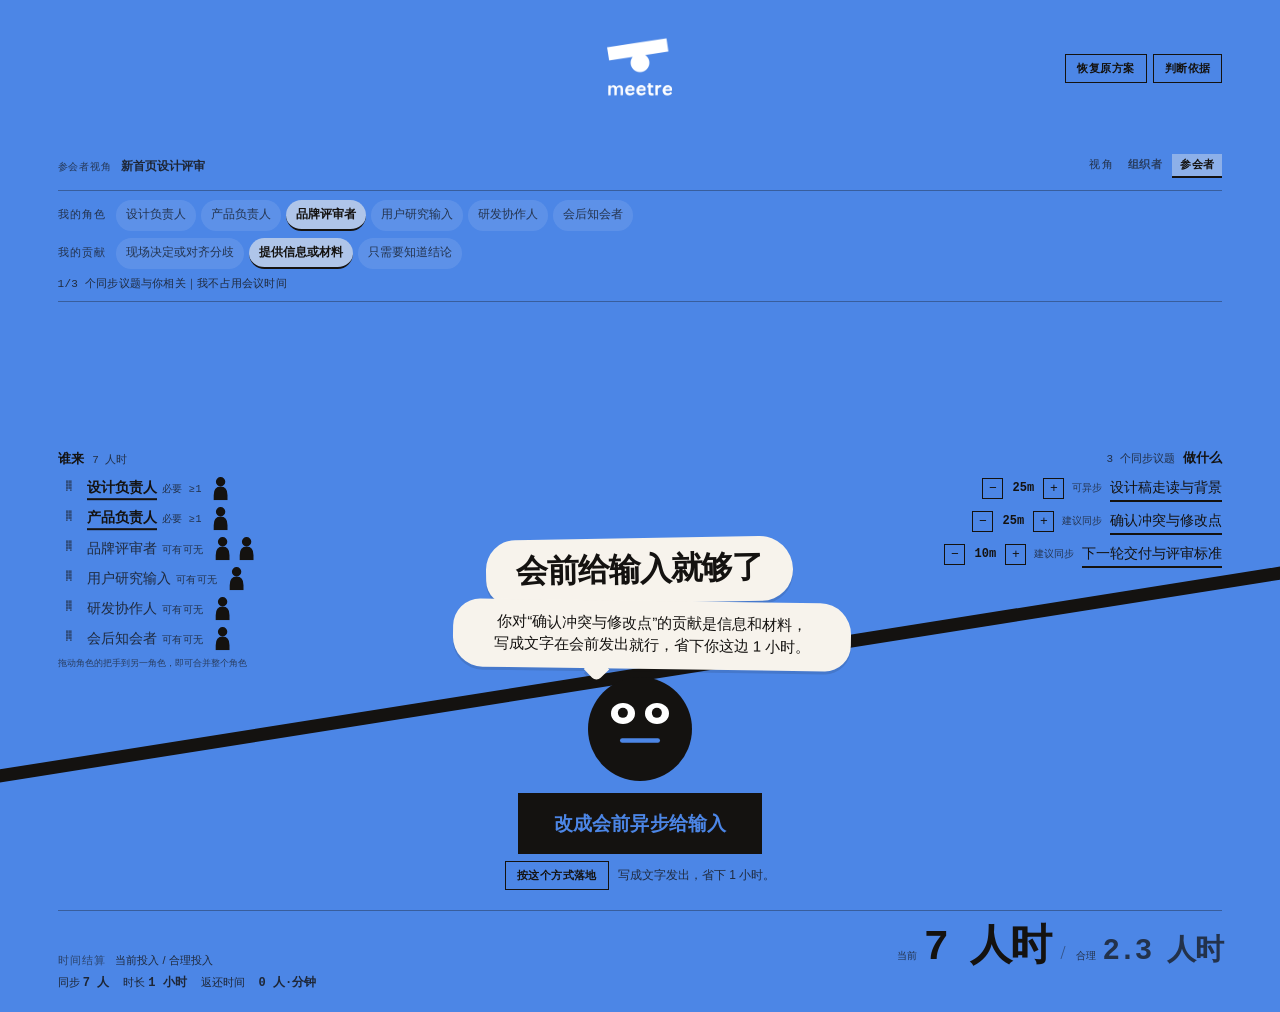
<file: demo/design-review-meeting.html>
<!doctype html>
<html lang="zh-CN">
<head>
  <meta charset="utf-8">
  <meta name="viewport" content="width=device-width, initial-scale=1">
  <meta name="theme-color" content="#4c86e6">
  <title>meetre</title>
  <style>
    /* ---------------- 基础与状态配色 ----------------
       四种底色都在黑色油墨字上达到 WCAG AA（对比度 ≥ 5.2:1）。
       人形图标只用 --ink / --paper 两种填色区分「必要 / 可有可无」，
       不再引入第五种色相，避免和四种状态底色打架。 */
    :root {
      --ink: #141210;
      --paper: #f7f3ec;
      --state: #4c86e6;
      --tilt: 0deg;
      --fulcrum: clamp(64px, 8.5vw, 104px);
      --beam: clamp(11px, 1.4dvh, 16px);
      --beam-overlap: clamp(2px, .32vw, 4px);
      --swing: 52px; /* 摆幅与两盘的下沉量都由 JS 按实测臂长覆盖 */
      --drop-left: 0px;
      --drop-right: 0px;
      --pad-x: clamp(18px, 4.5vw, 60px);
      --ease: cubic-bezier(.34, 1.4, .64, 1);
      --display: "Baskerville", "Songti SC", "STSong", serif;
      --body: "Avenir Next", "PingFang SC", "Hiragino Sans GB", sans-serif;
      --mono: "SFMono-Regular", "Menlo", monospace;
    }
    body[data-status="balanced"] { --state: #25a85c; }
    body[data-status="overweight"] { --state: #4c86e6; }
    body[data-status="async"] { --state: #ed7033; }
    body[data-status="underpowered"] { --state: #e25c48; }

    * { box-sizing: border-box; }
    /* .mine / .draft 用了 display:flex|block，必须让 hidden 仍然生效。 */
    [hidden] { display: none !important; }
    html, body { height: 100%; }
    body {
      margin: 0;
      color: var(--ink);
      background: var(--state);
      font-family: var(--body);
      line-height: 1.5;
      transition: background-color .7s ease;
      overflow-x: hidden;
      overflow-y: auto;
    }
    button, textarea { font: inherit; color: inherit; }
    button { cursor: pointer; }
    h1, h2, h3, p { margin: 0; }
    .label { font: 11px/1 var(--mono); letter-spacing: .11em; text-transform: uppercase; opacity: .72; }

    /* ---------------- 页面骨架：顶部输入，中段天平，底部结算 ----------------
       视觉路径是「先告诉我你是谁 → 看结论 → 调整方案 → 读时间账单」。天平不再贴住页面底边，
       由自身高度和顶部留白落在首屏约 3/5～2/3 的位置；内容增多时仍允许整页自然滚动。 */
    .page { display: flex; flex-direction: column; min-height: 100dvh; padding: clamp(16px, 3.2vh, 32px) var(--pad-x) 0; }
    .topbar { display: grid; grid-template-columns: 1fr auto 1fr; align-items: center; gap: 10px 14px; flex: none; }
    .topbar-spacer { display: block; }
    .logo { display: block; width: clamp(64px, 7vw, 80px); height: auto; justify-self: center; }
    .topbar-actions { display: flex; flex-wrap: wrap; align-items: center; justify-self: end; gap: 6px; }
    .ghost { padding: 6px 11px; border: 1.5px solid var(--ink); background: transparent; font: 600 11px var(--body); letter-spacing: .04em; white-space: nowrap; }
    .ghost:hover, .ghost:focus-visible { background: var(--ink); color: var(--state); outline: none; }

    /* 视角切换和「组织者视角 / 参会者视角」放在同一行，导航只保留页面级操作。 */
    .intake { display: flex; flex-direction: column; gap: clamp(9px, 1.4vh, 16px); flex: none; min-height: clamp(122px, 16vh, 156px); padding-top: clamp(26px, 5vh, 52px); }
    .perspective-row { display: flex; align-items: center; justify-content: space-between; gap: 14px; }
    .viewswitch { display: flex; align-items: center; gap: 2px; }
    .viewswitch .label { margin-right: 4px; }
    .viewswitch button { padding: 3px 8px 4px; border: 0; border-bottom: 2px solid transparent; background: transparent; font: 600 11px var(--body); letter-spacing: .04em; white-space: nowrap; opacity: .62; }
    .viewswitch button[aria-pressed="true"] { border-bottom-color: var(--ink); background: rgba(247, 243, 236, .38); opacity: 1; }
    .viewswitch button:focus-visible { outline: 2px solid var(--ink); outline-offset: 2px; }

    /* 主次：会议名和视角是输入上下文；结论 h1 只在天平支点上方出现一次。 */
    .eyebrow { display: flex; align-items: baseline; gap: 9px; font-size: 12px; opacity: .82; }
    .eyebrow b { font-weight: 700; }
    .eyebrow span { font: 10px var(--mono); letter-spacing: .09em; text-transform: uppercase; opacity: .8; }
    .caution { max-width: 64ch; padding-left: 10px; border-left: 3px solid var(--ink); font-size: 12px; }

    /* ---------------- 参会者视角：顶部两个输入 ----------------
       取消容器边框和内层卡片，让选择项像一行可编辑的标签；选中态用浅底 + 下沿强调。 */
    .mine { display: flex; flex-direction: column; gap: 7px; padding: 9px 0 10px; border-top: 1px solid rgba(20, 18, 16, .34); border-bottom: 1px solid rgba(20, 18, 16, .34); }
    .mine-facts { font: 11px var(--mono); letter-spacing: .02em; opacity: .78; }
    .mine-controls { display: flex; flex-wrap: wrap; align-items: center; gap: 5px 10px; }
    .mine-options { display: flex; flex-wrap: wrap; align-items: center; gap: 5px; }
    .mine-option { padding: 5px 10px 6px; border: 0; border-bottom: 2px solid transparent; border-radius: 999px; background: rgba(255, 255, 255, .14); font-size: 12px; opacity: .7; transition: background-color .2s ease, border-color .2s ease, opacity .2s ease; }
    .mine-option[aria-pressed="true"] { border-bottom-color: var(--ink); background: rgba(247, 243, 236, .58); opacity: 1; font-weight: 700; }
    /* 必要角色底线关掉的那几档要看得出「存在但此刻不成立」：删除线比单纯变淡更明确，
       否则它和普通的未选中项长得一样，用户会以为自己点不动是页面坏了。 */
    .mine-option:disabled { opacity: .4; text-decoration: line-through; cursor: not-allowed; }
    .mine-option:focus-visible { outline: 2px solid var(--ink); outline-offset: 2px; }

    /* ---------------- 底部时间结算 ---------------- */
    .settlement { display: grid; grid-template-columns: minmax(0, 1fr) auto; align-items: end; gap: 5px 20px; margin-top: auto; padding: clamp(10px, 1.8vh, 17px) 0 clamp(14px, 2.4vh, 24px); border-top: 1px solid rgba(20, 18, 16, .34); }
    .settlement-heading { display: flex; flex-wrap: wrap; align-items: baseline; gap: 9px; font-size: 11px; opacity: .78; }
    .settlement-values { display: flex; align-items: baseline; gap: 10px; text-align: right; }
    .settlement-metric { display: flex; align-items: baseline; gap: 7px; }
    .settlement-metric small { font: 10px var(--mono); opacity: .72; }
    .settlement-metric b { font: 700 clamp(24px, 3.5vw, 42px)/1 var(--mono); letter-spacing: -.045em; }
    .settlement-metric-target b { font-size: clamp(18px, 2.5vw, 29px); opacity: .72; }
    .settlement-divider { font: 400 18px var(--display); opacity: .45; }
    .facts { grid-column: 1 / -1; display: flex; flex-wrap: wrap; gap: 6px 14px; font-size: 11px; opacity: .82; }
    .facts span { white-space: nowrap; }
    .facts b { font: 700 12px var(--mono); }

    /* ---------------- 天平：落在页面中段，两盘内容随倾角平移 ----------------
       角度只写在 --tilt 上；两盘用 --drop-* 做垂直位移，文字始终保持水平。
       --swing 是梁端在最大倾角下的垂直行程，两盘靠它预留出不会互相压住的间距。
       两盘在 flow 里贴着同一条基线，再各自向下平移 (swing + sign·sin·reach)，
       平移量恒 ≥ 0，内容永远不会压到梁上。 */
    /* 顶部留白把支点落在首屏约 3/5～2/3；盘面与圆形支点顶部的空间仍要容纳最大摆幅。
       横向裁到页面边缘，纵向多留出倾斜梁低端的空间，避免左/右端在容器底部被截掉。 */
    .scale { flex: none; position: relative; min-height: clamp(290px, 35dvh, 360px); margin: clamp(28px, 5vh, 52px) calc(var(--pad-x) * -1) 0; padding: 0 var(--pad-x); overflow-x: clip; overflow-y: visible; clip-path: inset(-160px 0 -160px 0); }
    .trays { display: grid; grid-template-columns: 1fr 1fr; gap: calc(var(--fulcrum) + 4vw); align-items: end; min-height: clamp(290px, 35dvh, 360px); padding-bottom: calc(var(--fulcrum) - var(--beam-overlap) + var(--swing) * 2 + 10px); }
    .tray { display: flex; flex-direction: column; gap: 8px; min-width: 0; transition: transform .75s var(--ease); }
    .tray-left { align-items: flex-start; transform: translateY(var(--drop-left)); }
    .tray-right { align-items: flex-end; text-align: right; transform: translateY(var(--drop-right)); }
    .tray-head { display: flex; align-items: baseline; gap: 8px; }
    .tray-head b { font: 700 13px var(--body); letter-spacing: .02em; }
    .tray-head span { font: 11px var(--mono); opacity: .74; }
    .tray-body { display: flex; flex-direction: column; gap: 6px; width: 100%; }
    .tray-right .tray-body { align-items: flex-end; }

    /* ---------------- 角色行 ----------------
       一人一个人形图标，点击循环 会议中 → 异步知会 → 无需参与。
       实心 = 会议中，描边 = 异步知会，虚线淡出 = 无需参与。
       必要角色的名字加下划线，可有可无的角色名字淡一档：不靠色相区分，
       因为底色本身就在变，色相会被状态色吃掉。 */
    .role { display: flex; align-items: center; gap: 9px; flex-wrap: wrap; }
    .role-name { display: inline-flex; align-items: baseline; gap: 5px; font-size: 14px; }
    .role[data-need="required"] .role-name b { font-weight: 700; border-bottom: 2px solid var(--ink); }
    .role[data-need="optional"] .role-name b { font-weight: 400; opacity: .78; }
    .role-need { font: 10px var(--mono); letter-spacing: .05em; opacity: .72; white-space: nowrap; }
    .seats { display: flex; align-items: flex-end; gap: 4px; }
    .seat { width: 20px; height: 24px; padding: 0; border: 0; background: transparent; line-height: 0; transition: transform .25s var(--ease); }
    .seat:hover { transform: translateY(-3px); }
    .seat:focus-visible { outline: 2px solid var(--ink); outline-offset: 2px; }
    .seat svg { display: block; width: 100%; height: 100%; }
    .seat .body { fill: var(--ink); stroke: var(--ink); stroke-width: 1.6; }
    .seat[data-bucket="asyncCount"] .body { fill: none; }
    .seat[data-bucket="excludedCount"] .body { fill: none; stroke-dasharray: 2.4 2.2; opacity: .52; }
    /* 合并出来的人：一个人兼多个角色，画一个人形并叠一枚角色计数徽标。 */
    .seat .badge { fill: var(--ink); }
    .seat .badge-text { fill: var(--state); font: 700 7px var(--mono); }

    /* 合并 / 拆分：⠿ 是可抓取的空间把手。拖动和「点把手、再点目标」共用高亮目标，
       鼠标、触控与键盘看到的是同一个模型。 */
    .merge-handle { flex: none; width: 20px; height: 23px; padding: 0; border: 1.5px solid transparent; background: transparent;
      font: 700 16px/1 var(--mono); opacity: .48; cursor: grab; touch-action: none; }
    .merge-handle:hover, .merge-handle:focus-visible { border-color: var(--ink); opacity: 1; outline: none; }
    .merge-handle:active { cursor: grabbing; }
    .role[data-merge-target="true"] { outline: 2px dashed var(--ink); outline-offset: 4px; background: rgba(255, 255, 255, .18); }
    .merge-split { padding: 2px 7px; border: 1.5px solid var(--ink); background: transparent; font: 600 10px var(--body); }
    .merge-split:hover, .merge-split:focus-visible { background: var(--ink); color: var(--state); outline: none; }
    .role-merged-into { display: flex; align-items: baseline; gap: 6px; font-size: 12px; opacity: .82; }
    .role-merged-into s { text-decoration-thickness: 1.5px; }
    .merge-hint { max-width: 40ch; font: 9px/1.35 var(--mono); opacity: .62; }

    /* ---------------- 议题行 ----------------
       点标题切同步/异步，行内步进器调分钟。 */
    .topic { display: flex; align-items: center; gap: 8px; max-width: 100%; }
    .topic-name { padding: 2px 0; border: 0; border-bottom: 2px solid var(--ink); background: transparent; font-size: 14px; text-align: right; white-space: nowrap; overflow: hidden; text-overflow: ellipsis; }
    .topic-name:focus-visible { outline: 2px solid var(--ink); outline-offset: 2px; }
    .topic[data-mode="async"] .topic-name { border-bottom-style: dotted; border-bottom-width: 1.5px; opacity: .58; text-decoration: line-through; }
    .topic-lock { font: 10px var(--mono); opacity: .68; white-space: nowrap; }
    .minutes { display: flex; align-items: center; gap: 1px; }
    .minutes b { min-width: 38px; font: 700 12px var(--mono); text-align: center; }
    .step { width: 21px; height: 21px; padding: 0; border: 1.5px solid var(--ink); background: transparent; font: 13px/1 var(--mono); }
    .step:hover:not(:disabled) { background: var(--ink); color: var(--state); }
    .step:disabled { opacity: .28; cursor: not-allowed; }
    .step:focus-visible { outline: 2px solid var(--ink); outline-offset: 2px; }

    /* 诊断标题和解释是支点接连说出的对白：无边框、留足呼吸，用柔和阴影分开层次。 */
    .diagnosis-bubbles { position: absolute; left: 50%; bottom: calc(var(--fulcrum) + 8px); z-index: 3; display: flex; flex-direction: column; align-items: center; width: min(62vw, 430px); transform: translateX(-50%); }
    .diagnosis-bubble { position: relative; width: fit-content; max-width: 100%; background: var(--paper); box-shadow: 0 3px 0 rgba(20, 18, 16, .12); }
    .diagnosis-title-bubble { padding: 14px 30px 16px; border-radius: 30px 34px 32px 25px; transform: rotate(-1deg); }
    .diagnosis-title-bubble h1 { position: relative; z-index: 1; max-width: 100%; font: 700 clamp(18px, 2.8vw, 32px)/1.08 var(--body); letter-spacing: -.035em; text-align: center; text-wrap: balance; }
    .diagnosis-copy-bubble { margin-top: -1px; padding: 11px 24px 13px; border-radius: 27px 31px 26px 30px; transform: translateX(12px) rotate(.8deg); }
    .diagnosis-copy-bubble::before { content: ""; position: absolute; top: -8px; left: 27%; width: 11px; height: 11px; border-radius: 50%; background: var(--paper); }
    .diagnosis-copy-bubble::after { content: ""; position: absolute; left: 34%; bottom: -10px; width: 18px; height: 18px; border-radius: 0 0 6px 0; background: var(--paper); box-shadow: 3px 3px 0 rgba(20, 18, 16, .12); transform: rotate(45deg); }
    .diagnosis-copy-bubble .verdict { position: relative; z-index: 1; max-width: 42ch; font: 500 clamp(12px, 1.2vw, 15px)/1.45 var(--body); text-align: center; text-wrap: balance; }

    /* 梁比可视区更宽，倾斜后两端仍越出画面；梁线向下压入圆形一点点，但不越过梁线的上沿。 */
    .beam { position: absolute; left: -24%; right: -24%; bottom: calc(var(--fulcrum) - var(--beam-overlap)); height: var(--beam); background: var(--ink); transform: rotate(var(--tilt)); transform-origin: 50% 50%; transition: transform .75s var(--ease); }
    .fulcrum { --look-x: 0px; --look-y: 0px; position: absolute; left: 50%; bottom: 0; width: var(--fulcrum); height: var(--fulcrum); border-radius: 50%; background: var(--ink); transform: translateX(-50%); }
    .face-eye { position: absolute; top: 25%; width: 23%; height: 20%; border-radius: 50%; background: #fff; overflow: hidden; }
    .face-eye-left { left: 22%; }
    .face-eye-right { right: 22%; }
    .face-pupil { position: absolute; left: 50%; top: 50%; width: 43%; aspect-ratio: 1; border-radius: 50%; background: var(--ink); transform: translate(calc(-50% + var(--look-x)), calc(-50% + var(--look-y))); transition: transform .16s cubic-bezier(.22, .8, .3, 1); }
    /* 三种嘴形共用统一的圆头笔画，只切换透明度，避免边缘变尖或状态切换跳变。 */
    .face-mouth { position: absolute; left: 50%; top: 49%; width: 48%; height: 24%; overflow: visible; transform: translateX(-50%); }
    .face-mouth path { fill: none; stroke: var(--state); stroke-width: 4.5; stroke-linecap: round; stroke-linejoin: round; transition: opacity .55s var(--ease), stroke .7s ease; }
    .mouth-neutral { opacity: 1; }
    .mouth-smile, .mouth-frown { opacity: 0; }
    body[data-status="balanced"] .mouth-neutral { opacity: 0; }
    body[data-status="balanced"] .mouth-smile { opacity: 1; }
    body[data-status="underpowered"] .mouth-neutral { opacity: 0; }
    body[data-status="underpowered"] .mouth-frown { opacity: 1; }

    /* ---------------- Next step：表情圆形正下方的动作 ---------------- */
    .next { flex: none; padding: clamp(8px, 1.4vh, 14px) 0 clamp(14px, 2.2vh, 22px); }
    .next-row { display: flex; flex-direction: column; align-items: center; gap: 7px; }
    .next-secondary { display: flex; flex-wrap: wrap; align-items: center; justify-content: center; gap: 9px; }
    .cta { padding: clamp(12px, 1.7vh, 17px) clamp(20px, 3vw, 34px); border: 2px solid var(--ink); background: var(--ink); color: var(--state); font: 700 clamp(14px, 1.7vw, 19px) var(--body); letter-spacing: .01em; transition: transform .2s var(--ease); }
    .cta:hover, .cta:focus-visible { transform: translateY(-2px); outline: none; }
    .cta-note { font-size: 12px; opacity: .78; }
    .draft { width: min(640px, 100%); margin: 11px auto 0; }
    .draft textarea { display: block; width: min(640px, 100%); min-height: 118px; padding: 12px; border: 1.5px solid var(--ink); background: rgba(255, 255, 255, .82); resize: vertical; font: 13px/1.6 var(--body); }
    .draft-actions { display: flex; flex-wrap: wrap; gap: 6px; margin-top: 7px; }

    /* ---------------- 详情浮层：证据、原始对比、导入 ---------------- */
    .sheet { position: fixed; inset: 0; z-index: 20; display: none; padding: clamp(16px, 4vh, 44px) var(--pad-x); background: var(--state); overflow-y: auto; }
    .sheet[data-open="true"] { display: block; }
    .sheet-inner { width: min(880px, 100%); margin: 0 auto; }
    .sheet h2 { font: 700 clamp(24px, 3.4vw, 38px) var(--display); letter-spacing: -.03em; }
    .sheet-close { position: sticky; top: 0; float: right; }
    .block { margin-top: clamp(18px, 3vh, 30px); padding-top: 14px; border-top: 1.5px solid var(--ink); }
    .block h3 { margin-bottom: 9px; font: 700 12px var(--body); letter-spacing: .05em; text-transform: uppercase; }
    .evidence { display: grid; grid-template-columns: 1fr 1fr; gap: clamp(14px, 2.6vw, 30px); }
    .evidence ul { margin: 0; padding-left: 17px; font-size: 13px; }
    .evidence li { margin-bottom: 6px; }
    .evidence li[data-weight="3"] { font-weight: 700; }
    .compare { display: grid; grid-template-columns: repeat(auto-fit, minmax(150px, 1fr)); gap: 12px; font-size: 13px; }
    .compare div { padding: 10px; border: 1.5px solid var(--ink); }
    .compare small { display: block; font: 10px var(--mono); letter-spacing: .09em; text-transform: uppercase; opacity: .72; }
    .compare b { display: block; margin-top: 4px; font: 700 15px var(--mono); }
    .rules { max-width: 62ch; font-size: 13px; }
    .import textarea { display: block; width: 100%; min-height: 96px; padding: 10px; border: 1.5px solid var(--ink); background: rgba(255, 255, 255, .82); resize: vertical; font: 11px/1.5 var(--mono); }
    .error { display: none; margin-top: 8px; padding: 8px 10px; border: 1.5px solid var(--ink); background: rgba(255, 255, 255, .82); font-size: 12px; }
    .foot { margin-top: clamp(18px, 3vh, 30px); padding-top: 12px; border-top: 1.5px solid var(--ink); font: 10px var(--mono); letter-spacing: .05em; opacity: .74; }

    @media (max-width: 900px) {
      .settlement { grid-template-columns: 1fr; }
      .settlement-values { justify-self: start; text-align: left; }
    }
    @media (max-width: 720px) {
      .trays { grid-template-columns: 1fr 1fr; gap: calc(var(--fulcrum) + 10px); }
      .perspective-row { align-items: flex-start; flex-direction: column; gap: 8px; }
      .role-need, .topic-lock { display: none; }
      .evidence { grid-template-columns: 1fr; }
    }
    /* 整页滚动现在是基础行为（见 styles.css / .page 的 min-height），窄屏只需要缩字号。 */
    @media (max-width: 480px) {
      .intake { min-height: clamp(112px, 17vh, 146px); padding-top: 23px; }
      .eyebrow { flex-wrap: wrap; gap: 4px 8px; }
      .viewswitch { align-self: flex-start; }
      /* 窄屏的两盘会逼近支点：两颗气泡都收进中间留白，解释多换几行也不盖住议题。 */
      .diagnosis-bubbles { width: 72px; }
      .diagnosis-title-bubble { width: 72px; padding: 8px 6px 9px; border-radius: 22px 24px 23px 19px; }
      .diagnosis-title-bubble h1 { font-size: 15px; line-height: 1.1; text-wrap: wrap; }
      .diagnosis-copy-bubble { width: 72px; padding: 8px 5px 9px; border-radius: 21px 24px 22px 23px; transform: translateX(0) rotate(.8deg); }
      .diagnosis-copy-bubble .verdict { font-size: 11px; line-height: 1.35; text-wrap: wrap; }
      .role-name { font-size: 12.5px; }
      .topic-name { font-size: 12.5px; }
      .seat { width: 17px; height: 21px; }
      .merge-handle { width: 17px; }
    }
    @media (prefers-reduced-motion: reduce) {
      *, *::before, *::after { transition-duration: .01ms !important; animation-duration: .01ms !important; }
    }
  </style>
</head>
<body data-status="overweight" data-view="organizer">
  <main class="page">
    <header class="topbar">
      <span class="topbar-spacer" aria-hidden="true"></span>
      <img class="logo" src="[data-uri]" alt="meetre">
      <div class="topbar-actions">
        <button class="ghost" id="resetButton" type="button">恢复原方案</button>
        <button class="ghost" id="detailsButton" type="button" aria-expanded="false">判断依据</button>
      </div>
    </header>

    <section class="intake" aria-label="会议与参与方式">
      <div class="perspective-row">
        <p class="eyebrow"><span id="perspectiveTag">组织者视角</span><b id="meetingTitle">—</b></p>
        <div class="viewswitch" role="group" aria-label="切换评估视角">
          <span class="label">视角</span>
          <button type="button" data-perspective="organizer" aria-pressed="true">组织者</button>
          <button type="button" data-perspective="attendee" aria-pressed="false">参会者</button>
        </div>
      </div>

      <!-- 参会者先填身份与贡献，结论和操作都会据此更新；这里不做卡片套卡片。 -->
      <div class="mine" id="mineRow" hidden>
        <div class="mine-controls">
          <span class="label">我的角色</span>
          <span class="mine-options" id="mineRoles"></span>
        </div>
        <div class="mine-controls">
          <span class="label">我的贡献</span>
          <span class="mine-options">
            <button class="mine-option" type="button" data-contribution="decide" aria-pressed="false">现场决定或对齐分歧</button>
            <button class="mine-option" type="button" data-contribution="input" aria-pressed="false">提供信息或材料</button>
            <button class="mine-option" type="button" data-contribution="receive" aria-pressed="false">只需要知道结论</button>
          </span>
        </div>
        <p class="mine-facts" id="mineFacts" aria-live="polite">—</p>
      </div>
      <p class="caution" id="cautionLine" hidden></p>
    </section>

    <section class="scale" id="scale" aria-label="会议天平">
      <div class="trays">
        <div class="tray tray-left">
          <div class="tray-head"><b>谁来</b><span id="leftCaption">—</span></div>
          <div class="tray-body" id="roleTray"></div>
          <p class="merge-hint" id="mergeHint" aria-live="polite">拖动角色的把手到另一角色，即可合并整个角色</p>
        </div>
        <div class="tray tray-right">
          <div class="tray-head"><span id="rightCaption">—</span><b>做什么</b></div>
          <div class="tray-body" id="topicTray"></div>
        </div>
      </div>
      <!-- 诊断标题和解释是支点接连说出的两句对白，保留 h1 语义。 -->
      <div class="diagnosis-bubbles">
        <div class="diagnosis-bubble diagnosis-title-bubble">
          <h1 id="headline">—</h1>
        </div>
        <div class="diagnosis-bubble diagnosis-copy-bubble">
          <p class="verdict" id="statusLine" aria-live="polite">—</p>
        </div>
      </div>
      <div class="beam" id="beam" aria-hidden="true"></div>
      <!-- 支点也是这台秤的表情：眼珠跟随鼠标/当前操作侧，平衡时露出笑脸。 -->
      <div class="fulcrum" id="fulcrum" aria-hidden="true">
        <span class="face-eye face-eye-left"><span class="face-pupil"></span></span>
        <span class="face-eye face-eye-right"><span class="face-pupil"></span></span>
        <svg class="face-mouth" viewBox="0 0 48 24" aria-hidden="true" focusable="false">
          <path class="mouth-neutral" d="M7 12H41"></path>
          <path class="mouth-smile" d="M7 8C13 18 35 18 41 8"></path>
          <path class="mouth-frown" d="M7 16C13 6 35 6 41 16"></path>
        </svg>
      </div>
    </section>

    <section class="next">
      <div class="next-row">
        <button class="cta" id="ctaButton" type="button">—</button>
        <div class="next-secondary">
          <button class="ghost" id="ctaAlternate" type="button" hidden></button>
          <span class="cta-note" id="ctaNote"></span>
        </div>
      </div>
      <div class="draft" id="draftBox" hidden>
        <textarea id="draftText" aria-label="可编辑的文案草稿"></textarea>
        <div class="draft-actions">
          <button class="ghost" id="copyDraftButton" type="button">复制</button>
          <button class="ghost" id="reviewButton" type="button">带回 Agent 复评</button>
          <button class="ghost" id="closeDraftButton" type="button">收起</button>
        </div>
      </div>
    </section>

    <section class="settlement" aria-label="时间结算">
      <div class="settlement-heading">
        <span class="label">时间结算</span>
        <span>当前投入 <span aria-hidden="true">/</span> 合理投入</span>
      </div>
      <div class="settlement-values" aria-label="当前投入与合理投入">
        <span class="settlement-metric"><small>当前</small><b id="metricCost">—</b></span>
        <span class="settlement-divider" aria-hidden="true">/</span>
        <span class="settlement-metric settlement-metric-target"><small>合理</small><b id="metricBudget">—</b></span>
      </div>
      <p class="facts">
        <span>同步 <b id="metricPeople">—</b></span>
        <span>时长 <b id="metricDuration">—</b></span>
        <span id="metricSavedLabel">返还时间</span><span><b id="metricSaved">—</b></span>
      </p>
    </section>
  </main>

  <!-- 人形座位：实心=会议中，描边=异步知会，虚线=无需参与；徽标数字=这个人兼几个角色。 -->
  <template id="seatTemplate">
    <svg viewBox="0 0 20 24" aria-hidden="true" focusable="false">
      <g class="body">
        <circle cx="9.6" cy="5.6" r="3.9"></circle>
        <path d="M9.6 11.2c-4.3 0-6.1 3-6.1 7.8v4.2h12.2v-4.2c0-4.8-1.8-7.8-6.1-7.8z"></path>
      </g>
      <g class="badge-group">
        <circle class="badge" cx="16.4" cy="4.6" r="4.4"></circle>
        <text class="badge-text" x="16.4" y="7.1" text-anchor="middle">2</text>
      </g>
    </svg>
  </template>

  <aside class="sheet" id="sheet" data-open="false" aria-labelledby="sheetHeading">
    <div class="sheet-inner">
      <button class="ghost sheet-close" id="sheetClose" type="button">关闭</button>
      <div class="label">判断依据</div>
      <h2 id="sheetHeading">为什么这样称</h2>
      <div class="block">
        <h3>Agent 的结论</h3>
        <p class="rules"><b id="verdictKind">—</b><span id="verdictSummary"></span></p>
        <p class="rules" id="recommendationWhy" style="margin-top:8px"></p>
      </div>
      <div class="block evidence">
        <div><h3>为什么值得同步</h3><ul id="evidenceFor"></ul></div>
        <div><h3>为什么不该这么重</h3><ul id="evidenceAgainst"></ul></div>
      </div>
      <div class="block">
        <h3>原始 / 推荐 / 当前</h3>
        <div class="compare">
          <div><small>原始会议</small><b id="originalPlan">—</b><span id="originalCost"></span></div>
          <div><small>AI 推荐</small><b id="recommendedPlan">—</b><span id="recommendedCost"></span></div>
          <div><small>你的当前方案</small><b id="currentPlan">—</b><span id="currentCostText"></span></div>
        </div>
      </div>
      <div class="block">
        <h3>会议目的</h3>
        <p class="rules" id="meetingPurpose">—</p>
      </div>
      <div class="block">
        <h3>结果影响</h3>
        <p class="rules"><b id="meetingOutcome">—</b><span id="outcomeReason"></span></p>
      </div>
      <div class="block">
        <h3>规则公开</h3>
        <p class="rules">必要角色不能被“优化”掉；必须同步的议题不能被假装成异步；异步阅读时间照样计入成本。合并角色只是承认“一个人兼多个角色”，被合并角色的底线仍然要由兼任的人满足。天平只重新计算你的配置，不会偷偷改写 Agent 的结论。</p>
      </div>
      <div class="block import">
        <h3>导入 Agent 秤票</h3>
        <textarea id="jsonInput" placeholder="把任意兼容 Agent 返回的 Result Schema v1 JSON 粘贴到这里"></textarea>
        <div class="draft-actions"><button class="ghost" id="importButton" type="button">导入并重新称重</button></div>
        <div class="error" id="importError" role="alert"></div>
      </div>
      <p class="foot">meetre 是建议，不是行政命令。判断由你的 Agent 完成，称重由这个页面在本地完成。</p>
    </div>
  </aside>

  <script id="meeting-data" type="application/json">eyJzY2hlbWFWZXJzaW9uIjoxLCJwZXJzcGVjdGl2ZSI6ImF0dGVuZGVlIiwibWVldGluZyI6eyJ0aXRsZSI6IuaWsOmmlumhteiuvuiuoeivhOWuoSIsInB1cnBvc2UiOiLmlLbpm4bmoLjlv4Plj43ppojvvIzlhrPlrprmmK/lkKbov5vlhaXkuIvkuIDova7orr7orqHkuI7lvIDlj5EiLCJleHBlY3RlZE91dGNvbWUiOiLmlLbmlZvpnIDopoHkv67mlLnnmoTorr7orqHngrnvvIznoa7orqTkuIvkuIDmraXkuqTku5jotJ/otKPkuroiLCJvdXRjb21lTGV2ZWwiOiJtZWRpdW0iLCJvdXRjb21lV2h5Ijoi6K6+6K6h5L+u5pS55Lya5b2x5ZON5Zui6Zif5LiL5LiA6L2u5o6S5pyf77yM5L2G5q+P5Liq5Yaz5a6a6YO96IO95Zyo6K6+6K6h56i/5Lit5Zue5rua5ZKM57un57ut6L+t5Luj44CCIiwicGFydGljaXBhbnRzIjo3LCJkdXJhdGlvbk1pbnV0ZXMiOjYwfSwidmVyZGljdCI6eyJraW5kIjoiYXN5bmMiLCJjb25maWRlbmNlIjoiaGlnaCIsInN1bW1hcnkiOiLorr7orqHnqL/otbDor7vlkozluLjop4TmhI/op4Hlm57mlLblj6/ku6XlhYjlvILmraXlrozmiJDvvJvlj6rmnInlh7rnjrDnnJ/[base64]/ruaUueeCueOAgiIsIndlaWdodCI6Mn1dLCJhZ2FpbnN0IjpbeyJsYWJlbCI6IueLrOeri+ivhOWuoeWNs+WPryIsImRldGFpbCI6IuWkp+WkmuaVsOivhOWuoeiAheWPr+S7peebtOaOpeWcqOiuvuiuoeeov+S4reivhOiuuu+8jOS4jeW/[base64]/ruaUuea4heWNle+8jOacgOe7iOaWueahiOS7jeS8muWcqOWQjue7reiuvuiuoei/[base64]/ruaUueeovyJ9LHsiaWQiOiJwcm9kdWN0LW93bmVyIiwibGFiZWwiOiLkuqflk4HotJ/[base64]/[base64]/ruaUuee7k+iuuu+8jOS4jeWPguS4juivhOWuoSJ9XSwiYWdlbmRhIjpbeyJpZCI6IndhbGt0aHJvdWdoIiwidGl0bGUiOiLorr7orqHnqL/[base64]/jgIHog4zmma/lkoznuqbmnZ/lj6/ku6XlnKjor4TorrrljLrmj5DliY3pmIXor7sifSx7ImlkIjoiZmVlZGJhY2siLCJ0aXRsZSI6IuehruiupOWGsueqgeS4juS/[base64]/[base64]/ph4znlZnkuIvlhbfkvZPor4TorrrvvIzkuI3ljaDnlKjlkIzmraXor4TlrqHml7bpl7TvvJvlpoLmnpzlh7rnjrDpnIDopoHnjrDlnLrmlLbmlZvnmoTlhrLnqoHvvIzor7flho3pgoDor7fmiJHjgIIifX0=</script>
  <script>
    (() => {
      "use strict";
      /* ---------------- 常量与格式化 ---------------- */
      const BUCKETS = ["syncCount", "asyncCount", "excludedCount"];
      const BUCKET_LABELS = { syncCount: "会议中", asyncCount: "异步知会", excludedCount: "无需参与" };
      const VERDICT_LABELS = { keep: "值得开", shrink: "瘦身后开", async: "改为异步", clarify: "先别开" };
      const STATUS_TITLES = {
        balanced: "可以开",
        overweight: "有优化空间",
        async: "建议异步沟通",
        underpowered: "调过头了"
      };
      /* 参会者关心的不是「这场会该不该开」，而是「我该用哪种方式参与」，
         所以两个视角的大标题问的是两个不同的问题。

         方式只有三种：到场、会前书面给输入、会后接收结论。刻意不提供「只参加相关议题」——
         中途进出会打乱会议节奏，现实里也几乎没人真的执行。
         判断由两个输入推导：我是哪些角色（决定必要底线），我的贡献能不能只用文字表达。 */
      const CONTRIBUTION_LABELS = { decide: "现场决定或对齐分歧", input: "提供信息或材料", receive: "只需要知道结论" };
      const PLAN_BY_CONTRIBUTION = { decide: "attend", input: "before", receive: "after" };
      const PLAN_TITLES = { attend: "你需要到场", before: "会前给输入就够了", after: "会后接收结论就够了" };
      // Agent 的 recommendedMode 只给「我的贡献」一个初值；同时兼容改版前的四个旧值。
      const CONTRIBUTION_FROM_MODE = {
        attend: "decide", before: "input", after: "receive", clarify: "input",
        full: "decide", partial: "input", input_then_leave: "input", async: "receive"
      };
      const SYNC_LOCK_LABELS = { required: "必须同步", preferred: "建议同步", none: "可异步" };
      const OUTCOME_LABELS = { low: "局部", medium: "团队", high: "关键" };

      const $ = (id) => document.getElementById(id);
      const text = (element, value) => { element.textContent = value == null ? "" : String(value); };
      const clone = (value) => JSON.parse(JSON.stringify(value));
      const formatMinutes = (minutes) => {
        const rounded = Math.max(0, Math.round(minutes));
        if (rounded < 60) return `${rounded} 分钟`;
        const hours = Math.floor(rounded / 60);
        const rest = rounded % 60;
        return rest ? `${hours} 小时 ${rest} 分钟` : `${hours} 小时`;
      };
      /* 人时用一位小数收口。之前的「2 人时 20 人·分钟」两段式在大字号指标里过宽，
         而集体成本本来就是估算量，不需要精确到分钟。 */
      const formatPersonMinutes = (minutes) => {
        const rounded = Math.max(0, Math.round(minutes));
        if (rounded < 60) return `${rounded} 人·分钟`;
        const hours = rounded / 60;
        return `${hours % 1 === 0 ? hours : hours.toFixed(1)} 人时`;
      };
      const base64ToUtf8 = (value) => {
        const binary = atob(value);
        const bytes = Uint8Array.from(binary, (char) => char.charCodeAt(0));
        return new TextDecoder().decode(bytes);
      };
      const utf8ToBase64 = (value) => {
        const bytes = new TextEncoder().encode(value);
        let binary = "";
        bytes.forEach((byte) => { binary += String.fromCharCode(byte); });
        return btoa(binary);
      };
      const joinTitles = (items, fallback) => items.length ? items.map((item) => item.title).join("、") : fallback;
      const joinLabels = (roles, fallback) => roles.length ? roles.map((role) => role.label).join("、") : fallback;

      /* ---------------- Result Schema v1 结构校验 ----------------
         #data= hash 和粘贴框都是不可信入口，必须和 render_report.py 拒绝同样的东西，
         否则公平公约的底线规则可以被绕过。tests/browser_smoke.cjs 覆盖了十条拒绝路径。
         这里刻意写得密集：它是一份逐字段的规则清单，不是需要抽象的业务逻辑。 */
      function basicValidate(next) {
        const isObject = (value) => value && typeof value === "object" && !Array.isArray(value);
        const has = (object, key) => Object.prototype.hasOwnProperty.call(object, key);
        const fail = (path, message) => { throw new Error(`${path}: ${message}`); };
        const object = (value, path) => { if (!isObject(value)) fail(path, "必须是对象"); return value; };
        const string = (value, path, required = true, max = 700) => {
          if (typeof value !== "string" || (required && !value.trim())) fail(path, "必须是非空文本");
          if (value.length > max) fail(path, "文本过长");
          return value;
        };
        const integer = (value, path, min, max) => {
          if (!Number.isInteger(value) || value < min || value > max) fail(path, `必须是 ${min}..${max} 的整数`);
          return value;
        };
        const enumeration = (value, path, values) => { if (!values.includes(value)) fail(path, `必须是 ${values.join("、")} 之一`); return value; };
        const array = (value, path, min = 0, max = 12) => {
          if (!Array.isArray(value) || value.length < min || value.length > max) fail(path, `必须是 ${min}..${max} 项数组`);
          return value;
        };
        const ids = (value, path) => {
          const seen = new Set();
          array(value, path).forEach((id, index) => {
            string(id, `${path}[${index}]`, true, 32);
            if (!/^[a-z0-9][a-z0-9_-]{0,31}$/.test(id) || seen.has(id)) fail(`${path}[${index}]`, "id 无效或重复");
            seen.add(id);
          });
          return value;
        };
        if (!isObject(next) || next.schemaVersion !== 1) fail("result", "不是可识别的 Result Schema v1");
        enumeration(next.perspective, "perspective", ["organizer", "attendee"]);
        const meeting = object(next.meeting, "meeting");
        string(meeting.title, "meeting.title", true, 120); string(meeting.purpose, "meeting.purpose", true, 500); string(meeting.expectedOutcome, "meeting.expectedOutcome", false, 500);
        if (has(meeting, "outcomeLevel")) enumeration(meeting.outcomeLevel, "meeting.outcomeLevel", ["low", "medium", "high"]);
        if (has(meeting, "outcomeWhy")) string(meeting.outcomeWhy, "meeting.outcomeWhy", true, 300);
        integer(meeting.participants, "meeting.participants", 1, 100); integer(meeting.durationMinutes, "meeting.durationMinutes", 5, 480);
        const verdict = object(next.verdict, "verdict");
        enumeration(verdict.kind, "verdict.kind", ["keep", "shrink", "async", "clarify"]); enumeration(verdict.confidence, "verdict.confidence", ["low", "medium", "high"]); string(verdict.summary, "verdict.summary", true, 300);
        const evidence = object(next.evidence, "evidence");
        ["for", "against"].forEach((side) => array(evidence[side], `evidence.${side}`).forEach((item, index) => {
          const entry = object(item, `evidence.${side}[${index}]`); string(entry.label, `evidence.${side}[${index}].label`, true, 120); string(entry.detail, `evidence.${side}[${index}].detail`, true, 240); integer(entry.weight, `evidence.${side}[${index}].weight`, 1, 3);
        }));
        const roles = array(next.roles, "roles", 1); const roleIds = new Set();
        roles.forEach((role, index) => {
          const path = `roles[${index}]`; object(role, path); string(role.id, `${path}.id`, true, 32); if (!/^[a-z0-9][a-z0-9_-]{0,31}$/.test(role.id) || roleIds.has(role.id)) fail(`${path}.id`, "id 无效或重复"); roleIds.add(role.id);
          string(role.label, `${path}.label`, true, 80); string(role.why, `${path}.why`, true, 240); integer(role.originalCount, `${path}.originalCount`, 0, 100); integer(role.requiredMin, `${path}.requiredMin`, 0, 100);
          if (role.requiredMin > role.originalCount) fail(`${path}.requiredMin`, "不能超过 originalCount");
          BUCKETS.forEach((key) => integer(role[key], `${path}.${key}`, 0, 100));
          if (role.syncCount + role.asyncCount + role.excludedCount !== role.originalCount) fail(path, "三个当前人数必须合计为 originalCount");
        });
        if (roles.reduce((sum, role) => sum + role.originalCount, 0) !== meeting.participants) fail("roles", "originalCount 必须合计为 meeting.participants");
        const agenda = array(next.agenda, "agenda", 1); const agendaIds = new Set();
        agenda.forEach((item, index) => {
          const path = `agenda[${index}]`; object(item, path); string(item.id, `${path}.id`, true, 32); if (!/^[a-z0-9][a-z0-9_-]{0,31}$/.test(item.id) || agendaIds.has(item.id)) fail(`${path}.id`, "id 无效或重复"); agendaIds.add(item.id);
          string(item.title, `${path}.title`, true, 120); enumeration(item.type, `${path}.type`, ["decision", "resolve", "co_create", "update", "sensitive"]); enumeration(item.syncRequirement, `${path}.syncRequirement`, ["required", "preferred", "none"]); enumeration(item.mode, `${path}.mode`, ["sync", "async"]);
          integer(item.syncMinutes, `${path}.syncMinutes`, 0, 480); integer(item.asyncMinutes, `${path}.asyncMinutes`, 0, 120); integer(item.minSyncMinutes, `${path}.minSyncMinutes`, 5, 480); if (item.minSyncMinutes > item.syncMinutes) fail(`${path}.minSyncMinutes`, "不能超过 syncMinutes"); string(item.why, `${path}.why`, true, 240);
          ids(item.requiredRoleIds, `${path}.requiredRoleIds`).forEach((roleId) => { if (!roleIds.has(roleId)) fail(`${path}.requiredRoleIds`, `未知角色 ${roleId}`); });
        });
        if (agenda.filter((item) => item.mode === "sync").reduce((sum, item) => sum + item.syncMinutes, 0) !== meeting.durationMinutes) fail("agenda", "sync 模式议题分钟必须合计为 meeting.durationMinutes");
        const referenced = new Set(agenda.flatMap((item) => item.requiredRoleIds));
        roles.forEach((role, index) => { if (role.requiredMin > 0 && !referenced.has(role.id)) fail(`roles[${index}].requiredMin`, "正数 requiredMin 必须被议题引用"); });
        const recommendation = object(next.recommendation, "recommendation"); const roleSyncCounts = object(recommendation.roleSyncCounts, "recommendation.roleSyncCounts");
        Object.keys(roleSyncCounts).forEach((id) => { if (!roleIds.has(id)) fail("recommendation.roleSyncCounts", `未知角色 ${id}`); });
        roles.forEach((role) => { if (!has(roleSyncCounts, role.id)) fail("recommendation.roleSyncCounts", `缺少角色 ${role.id}`); integer(roleSyncCounts[role.id], `recommendation.roleSyncCounts.${role.id}`, 0, role.originalCount); });
        const agendaModes = object(recommendation.agendaModes, "recommendation.agendaModes"); const agendaMinutes = object(recommendation.agendaMinutes, "recommendation.agendaMinutes");
        Object.keys(agendaModes).forEach((id) => { if (!agendaIds.has(id)) fail("recommendation.agendaModes", `未知议题 ${id}`); }); Object.keys(agendaMinutes).forEach((id) => { if (!agendaIds.has(id)) fail("recommendation.agendaMinutes", `未知议题 ${id}`); });
        // 底线规则：required 议题不能被推荐成异步，同步时长不能低于最低有效时长。
        agenda.forEach((item) => { if (!has(agendaModes, item.id) || !has(agendaMinutes, item.id)) fail("recommendation", `缺少议题 ${item.id}`); enumeration(agendaModes[item.id], `recommendation.agendaModes.${item.id}`, ["sync", "async"]); integer(agendaMinutes[item.id], `recommendation.agendaMinutes.${item.id}`, 0, 480); if (item.syncRequirement === "required" && agendaModes[item.id] !== "sync") fail(`recommendation.agendaModes.${item.id}`, "required 议题必须保持同步"); if (agendaModes[item.id] === "sync" && agendaMinutes[item.id] < item.minSyncMinutes) fail(`recommendation.agendaMinutes.${item.id}`, "同步分钟不能低于 minSyncMinutes"); });
        roles.forEach((role) => { const needed = agenda.some((item) => agendaModes[item.id] === "sync" && item.requiredRoleIds.includes(role.id)); if (needed && roleSyncCounts[role.id] < role.requiredMin) fail(`recommendation.roleSyncCounts.${role.id}`, "不能低于推荐同步议题的 requiredMin"); });
        if (verdict.kind === "async" && agenda.some((item) => agendaModes[item.id] !== "async")) fail("recommendation.agendaModes", "async 处方不能推荐同步议题");
        string(recommendation.why, "recommendation.why", true, 300);
        if (next.perspective === "attendee") {
          const plan = object(next.attendeePlan, "attendeePlan"); if (!roleIds.has(plan.currentRoleId)) fail("attendeePlan.currentRoleId", "必须引用已声明角色"); string(plan.currentRoleId, "attendeePlan.currentRoleId", true, 32); ids(plan.relevantAgendaIds, "attendeePlan.relevantAgendaIds").forEach((id) => { if (!agendaIds.has(id)) fail("attendeePlan.relevantAgendaIds", `未知议题 ${id}`); }); enumeration(plan.recommendedMode, "attendeePlan.recommendedMode", Object.keys(CONTRIBUTION_FROM_MODE)); integer(plan.recommendedMinutes, "attendeePlan.recommendedMinutes", 0, 480); string(plan.message, "attendeePlan.message", true, 700);
        } else if (next.attendeePlan !== null) object(next.attendeePlan, "attendeePlan");
        return next;
      }

      /* ---------------- 数据装载 ---------------- */
      const loadEmbedded = () => basicValidate(JSON.parse(base64ToUtf8($("meeting-data").textContent.trim())));
      const loadHash = () => {
        const hash = window.location.hash;
        if (!hash.startsWith("#data=")) return null;
        try { return basicValidate(JSON.parse(base64ToUtf8(hash.slice(6)))); } catch (_) { return null; }
      };

      /* ---------------- 可变状态 ----------------
         view 是用户当前选的视角，可以和 data.perspective 不同：同一张秤票，
         组织者问「这场会该怎么开」，参会者问「我该不该来」。
         state.merges 记录「哪个角色整体并入另一个角色」：absorbed -> host。 */
      let data = loadHash() || loadEmbedded();
      const originalData = clone(data);
      let state = { roles: clone(data.roles), agenda: clone(data.agenda), merges: {} };
      let view = data.perspective === "attendee" ? "attendee" : "organizer";
      let myRoleIds = [defaultMyRoleId()];
      let myContribution = defaultContribution();
      let mergePickedRoleId = null;
      let mergeDraggingRoleId = null;
      let draftOpen = false;
      let draftKind = "message";
      let draftEdited = false; // 用户手动改过草稿后，配置变化不再覆盖它

      function defaultMyRoleId() {
        if (data.attendeePlan?.currentRoleId) return data.attendeePlan.currentRoleId;
        // 没有 attendeePlan 时假设提问的人来自人数最多的那个角色（通常是知会者这类大桶）。
        return data.roles.reduce((best, role) => (role.originalCount > best.originalCount ? role : best), data.roles[0]).id;
      }

      // Agent 建议的参与方式只是「我的贡献」的初值，用户随时可以自己改。
      function defaultContribution() {
        return CONTRIBUTION_FROM_MODE[data.attendeePlan?.recommendedMode] || "receive";
      }

      const roleById = (id) => state.roles.find((role) => role.id === id);
      const syncTopics = () => state.agenda.filter((item) => item.mode === "sync");
      const isMerged = (id) => Boolean(state.merges[id]);
      const isHost = (id) => Object.values(state.merges).includes(id);

      /* 被合并的角色不再单独占人头：那个人已经算在 host 里了。
         host 拿到一个 covers 列表，用来在人形图标上叠角色计数徽标。 */
      function effectiveRoles() {
        return state.roles.filter((role) => !isMerged(role.id)).map((role) => ({
          ...role,
          covers: state.roles.filter((other) => state.merges[other.id] === role.id).map((other) => other.id)
        }));
      }

      // 顺着合并关系找到真正出席的那个角色行。
      const hostRoleOf = (id) => roleById(state.merges[id] || id);

      /* 合并是角色级动作：源角色的整组人数一起并入宿主，不要求源角色只有 1 人。
         也不允许套娃（A 并入 B、B 再并入 C 会让 A 的宿主关系变得不清楚）。 */
      function mergeCandidates(roleId) {
        const role = roleById(roleId);
        if (!role || isHost(roleId)) return [];
        return state.roles.filter((other) => other.id !== roleId && !isMerged(other.id));
      }

      function setMerge(roleId, hostId) {
        if (!hostId) delete state.merges[roleId];
        else if (mergeCandidates(roleId).some((candidate) => candidate.id === hostId)) state.merges[roleId] = hostId;
        mergePickedRoleId = null;
        mergeDraggingRoleId = null;
        render();
      }

      const canMergeInto = (sourceId, hostId) => mergeCandidates(sourceId).some((role) => role.id === hostId);

      /* ---------------- 成本模型 ----------------
         同步成本 = 同步人数 × 同步议题分钟；异步成本 = 未排除人数 × 异步阅读分钟。 */
      function costOf(rolesView, agendaView) {
        const syncPeople = rolesView.reduce((sum, role) => sum + role.syncCount, 0);
        const asyncPeople = rolesView.reduce((sum, role) => sum + role.asyncCount, 0);
        const excludedPeople = rolesView.reduce((sum, role) => sum + role.excludedCount, 0);
        const asyncReaders = syncPeople + asyncPeople;
        const syncMinutes = agendaView.filter((item) => item.mode === "sync").reduce((sum, item) => sum + item.syncMinutes, 0);
        const asyncMinutes = agendaView.filter((item) => item.mode === "async").reduce((sum, item) => sum + item.asyncMinutes, 0);
        return { syncPeople, asyncPeople, excludedPeople, asyncReaders, syncMinutes, asyncMinutes, total: syncPeople * syncMinutes + asyncReaders * asyncMinutes };
      }

      // 把 recommendation 投影成同样形状的 roles/agenda，好让推荐和当前走同一套成本计算。
      function recommendedView() {
        const roles = data.roles.map((role) => {
          const syncCount = data.recommendation.roleSyncCounts[role.id] || 0;
          return { ...role, syncCount, asyncCount: role.originalCount - syncCount, excludedCount: 0 };
        });
        const agenda = data.agenda.map((item) => ({
          ...item,
          mode: data.recommendation.agendaModes[item.id],
          syncMinutes: data.recommendation.agendaMinutes[item.id]
        }));
        return { roles, agenda };
      }

      /* ---------------- 四种状态 ----------------
         状态由当前配置推导，不改写 Agent 的原始 verdict。 */
      function breaches() {
        const list = [];
        state.agenda.forEach((item) => {
          if (item.mode === "async" && item.syncRequirement === "required") list.push({ kind: "topic-async", item, text: `“${item.title}”必须实时完成，不能移出会议。` });
          if (item.mode === "sync" && item.syncMinutes < item.minSyncMinutes) list.push({ kind: "topic-short", item, text: `“${item.title}”低于最低有效时长 ${item.minSyncMinutes} 分钟。` });
          if (item.mode === "sync") item.requiredRoleIds.forEach((roleId) => {
            const declared = roleById(roleId);
            const host = hostRoleOf(roleId);
            // 合并后由兼任的人满足底线，所以比的是宿主的同步人数。
            if (!declared || !host || host.syncCount >= declared.requiredMin) return;
            const who = host.id === roleId ? `“${declared.label}”` : `“${declared.label}”（由“${host.label}”兼任）`;
            list.push({ kind: "role-short", role: declared, text: `${who}少于必要的 ${declared.requiredMin} 人。` });
          });
        });
        return list;
      }

      function cautions() {
        return state.agenda
          .filter((item) => item.mode === "async" && item.syncRequirement === "preferred")
          .map((item) => `“${item.title}”标记为建议同步，改成异步前请确认没有需要实时收敛的分歧。`);
      }

      function snapshot() {
        const roles = effectiveRoles();
        const cost = costOf(roles, state.agenda);
        const target = recommendedView();
        const targetCost = costOf(target.roles, target.agenda);
        // Agent 的推荐已经综合了会议结果、同步价值和必要角色；页面不再叠加隐藏倍率。
        const budgetCost = targetCost.total;
        const problems = breaches();
        const status = problems.length
          ? "underpowered"
          : !syncTopics().length
            ? "async"
            : cost.total > Math.max(1, budgetCost) * 1.15
              ? "overweight"
              : "balanced";
        const originalCost = data.meeting.participants * data.meeting.durationMinutes;
        return { roles, cost, targetCost, budgetCost, status, problems, cautions: cautions(), originalCost, saved: originalCost - cost.total, mine: myAssessment() };
      }

      /* ---------------- 参会者：我该用哪种方式参与 ----------------
         参会者要的不是全盘处方，而是一条能拿去回复的结论。 */
      function myTopics() {
        const plan = data.attendeePlan;
        const fromPlan = plan && myRoleIds.includes(plan.currentRoleId) ? plan.relevantAgendaIds : [];
        return syncTopics().filter((item) => item.requiredRoleIds.some((id) => myRoleIds.includes(id)) || fromPlan.includes(item.id));
      }

      /* 方式由两件事推导，不再让用户从四个选项里挑一个自己也说不清的组合：
         floor —— 议程是否把我列为必要角色，这是底线，压过自我评估；
         myContribution —— 我的贡献能不能只用文字表达。
         到场就意味着待完整场次：没有「只参加相关议题」这一档。 */
      function myAssessment() {
        const mineRoles = myRoleIds.map(roleById).filter(Boolean);
        const topics = myTopics();
        const required = topics.filter((item) => item.requiredRoleIds.some((id) => myRoleIds.includes(id) && (roleById(id)?.requiredMin || 0) > 0));
        const total = syncTopics().reduce((sum, item) => sum + item.syncMinutes, 0);
        const floor = required.length > 0;
        const plan = !syncTopics().length ? "after" : floor ? "attend" : PLAN_BY_CONTRIBUTION[myContribution];
        return { roles: mineRoles, topics, required, floor, plan, minutes: plan === "attend" ? total : 0, total, syncCount: syncTopics().length };
      }

      function myReason(mine) {
        if (mine.plan === "attend") {
          return mine.floor
            ? `“${joinTitles(mine.required, "")}”把你列为必要角色，缺你就得改期，全程约 ${formatMinutes(mine.total)}。`
            : `没有议题把你列为必要角色，但你要现场决定或对齐分歧，这件事只能在会上做，全程约 ${formatMinutes(mine.total)}。`;
        }
        if (mine.plan === "before") {
          const scope = mine.topics.length ? `“${joinTitles(mine.topics, "")}”` : "议程";
          return `你对${scope}的贡献是信息和材料，写成文字在会前发出就行，省下你这边 ${formatMinutes(mine.total)}。`;
        }
        return `没有议题需要${joinLabels(mine.roles, "你的角色")}现场表态，等一份结论就够了，省下你这边 ${formatMinutes(mine.total)}。`;
      }

      /* ---------------- 配置变更 ----------------
         座位人形循环 会议中 → 异步知会 → 无需参与 → 会议中，counts 始终是唯一真相。 */
      function cycleSeat(roleId, bucket) {
        const role = roleById(roleId);
        if (!role || role[bucket] <= 0) return;
        const next = BUCKETS[(BUCKETS.indexOf(bucket) + 1) % BUCKETS.length];
        role[bucket] -= 1;
        role[next] += 1;
        render();
      }

      function toggleTopic(item) {
        item.mode = item.mode === "sync" ? "async" : "sync";
        if (item.mode === "sync" && item.syncMinutes < item.minSyncMinutes) item.syncMinutes = item.minSyncMinutes;
        render();
      }

      function stepMinutes(item, direction) {
        const key = item.mode === "sync" ? "syncMinutes" : "asyncMinutes";
        const min = item.mode === "sync" ? item.minSyncMinutes : 5;
        const max = item.mode === "sync" ? 480 : 120;
        const current = item[key];
        const next = direction < 0 ? Math.ceil(current / 5) * 5 - 5 : Math.floor(current / 5) * 5 + 5;
        item[key] = Math.min(max, Math.max(min, next));
        render();
      }

      function applyRecommendation() {
        const target = recommendedView();
        state = { roles: clone(target.roles), agenda: clone(target.agenda), merges: state.merges };
        closeDraft();
        render();
      }

      function resetPlan() {
        data = clone(originalData);
        state = { roles: clone(originalData.roles), agenda: clone(originalData.agenda), merges: {} };
        mergePickedRoleId = null;
        mergeDraggingRoleId = null;
        myRoleIds = [defaultMyRoleId()];
        myContribution = defaultContribution();
        closeDraft();
        render();
      }

      // 把破了底线的地方修回最低要求：先从异步知会取人，再从无需参与取人。
      function repairBreaches() {
        state.agenda.forEach((item) => {
          if (item.mode === "async" && item.syncRequirement === "required") item.mode = "sync";
          if (item.mode === "sync" && item.syncMinutes < item.minSyncMinutes) item.syncMinutes = item.minSyncMinutes;
        });
        syncTopics().forEach((item) => item.requiredRoleIds.forEach((roleId) => {
          const declared = roleById(roleId);
          const host = hostRoleOf(roleId);
          if (!declared || !host) return;
          while (host.syncCount < declared.requiredMin && (host.asyncCount > 0 || host.excludedCount > 0)) {
            const from = host.asyncCount > 0 ? "asyncCount" : "excludedCount";
            host[from] -= 1;
            host.syncCount += 1;
          }
        }));
        closeDraft();
        render();
      }

      /* 参会者的「按我的方式落地」：把自己的角色移到对应的桶里。
         到场 → 会议中；会前/会后异步 → 异步知会，两者都不占会议时间，区别只在文案里。 */
      function applyMyPlan(plan) {
        const bucket = plan === "attend" ? "syncCount" : "asyncCount";
        myRoleIds.map(hostRoleOf).filter(Boolean).forEach((role) => {
          BUCKETS.filter((key) => key !== bucket).forEach((key) => {
            while (role[key] > 0 && role[bucket] < role.originalCount) { role[key] -= 1; role[bucket] += 1; }
          });
        });
        render();
        openDraft();
      }

      /* ---------------- Next step ----------------
         按 view × status 决定大按钮：绿=发出去，蓝=先瘦身，橙=改异步，红=先修回底线。
         组织者的动作是重排整场会；参会者的动作只改自己的参与方式。 */
      function nextStep(snap) {
        const organizer = view !== "attendee";
        // 破了底线时不生成任何对外文案：从一个缺人的方案里发邀请是不诚实的。
        if (snap.status === "underpowered") {
          return { label: "补回必要底线", note: "补齐后才会生成可发出的文案。", action: repairBreaches };
        }
        /* 参会者的主按钮就是推导出来的那一种方式，次选统一是「按这个方式落地」：
           先看文案再决定要不要真的改配置。到场态没有次选——落地就是维持现状。 */
        if (!organizer) {
          const apply = { label: "按这个方式落地", action: () => { applyMyPlan(snap.mine.plan); openDraft(); } };
          if (snap.mine.plan === "attend") {
            const why = snap.mine.floor ? "议程把你列为必要角色" : "你要现场决定或对齐分歧";
            return { label: "确认到场", note: `${why}，全程约 ${formatMinutes(snap.mine.total)}。`, action: openDraft };
          }
          if (snap.mine.plan === "before") {
            return { label: "改成会前异步给输入", note: `写成文字发出，省下 ${formatMinutes(snap.mine.total)}。`, action: openDraft, alternate: apply };
          }
          return { label: "改成会后接收结论", note: `不到场，省下 ${formatMinutes(snap.mine.total)}。`, action: openDraft, alternate: apply };
        }
        if (snap.status === "overweight") {
          // 组织者的主按钮是瘦身，但仍留一条「就按现在这样发」的出口——meetre 是建议，不是拦路。
          return {
            label: "按建议调整",
            note: `当前比推荐配置多占 ${formatPersonMinutes(snap.cost.total - snap.targetCost.total)}。`,
            action: applyRecommendation,
            alternate: { label: "仍按当前方案发邀请", action: openDraft }
          };
        }
        if (snap.status === "async") return { label: "改发一条异步更新", note: "已经没有需要同步的议题了。", action: openDraft };
        return { label: "发出这个邀请", note: `${snap.cost.syncPeople} 人 · ${formatMinutes(snap.cost.syncMinutes)}。`, action: openDraft };
      }

      // 文案里出现的每个人数、分钟数都来自当前配置，不发明会议里不存在的事实。
      function draftFacts(snap) {
        const mine = snap.mine;
        return {
          title: data.meeting.title,
          outcome: data.meeting.expectedOutcome || data.meeting.purpose,
          asyncTopics: state.agenda.filter((item) => item.mode === "async"),
          attending: snap.roles.filter((role) => role.syncCount > 0).map((role) => `${role.label}${role.covers.length ? `（兼 ${role.covers.map((id) => roleById(id).label).join("、")}）` : ""} ×${role.syncCount}`),
          readers: snap.roles.filter((role) => role.asyncCount > 0).map((role) => role.label),
          myRoles: joinLabels(mine.roles, "我"),
          mineNames: joinTitles(mine.topics, "与我相关的议题"),
          mineTopicCount: mine.topics.length,
          mineTotal: formatMinutes(mine.total),
          duration: formatMinutes(snap.cost.syncMinutes),
          saved: formatPersonMinutes(snap.saved),
          before: formatPersonMinutes(snap.originalCost),
          after: formatPersonMinutes(snap.cost.total)
        };
      }

      /* view + status/plan → 文案行。返回数组，空串会被过滤掉。
         组织者的文案是邀请或更新；参会者的文案是回给组织者的一句话。
         三条参会者草稿都不提「中途离开」：到场就是全程，不到场就走书面。 */
      const DRAFTS = {
        "organizer:async": (f, snap) => [
          `主题：${f.title}（改为异步）`, "",
          `原本要开的会我取消了，内容改成这条书面更新，预计 ${formatMinutes(snap.cost.asyncMinutes)} 读完。`,
          `需要达成的结果：${f.outcome}`, "", "内容：",
          ...f.asyncTopics.map((item) => `· ${item.title}：${item.why}`), "",
          "如果你看完后发现有需要当场收敛的分歧，回复我，我再拉一场只包含相关角色的短会。",
          `这样能把 ${f.saved} 还给大家。`
        ],
        "organizer:default": (f) => [
          `主题：${f.title}`,
          `时长：${f.duration}`,
          `需要在场：${f.attending.length ? f.attending.join("、") : "待定"}`,
          f.readers.length ? `只需知会（不用参加）：${f.readers.join("、")}` : "", "",
          `会议结束时要产出：${f.outcome}`, "", "议程：",
          ...syncTopics().map((item) => `· ${item.title}（${item.syncMinutes} 分钟）`),
          f.asyncTopics.length ? `\n以下内容已改为会前异步阅读，不占用会议时间：${joinTitles(f.asyncTopics, "")}` : "", "",
          "如果你认为自己不必到场，直接告诉我，我把结果同步给你。"
        ],
        "attendee:after": (f, snap) => [
          `关于「${f.title}」，我看了议程：现在没有议题需要${f.myRoles}现场表态。`, "",
          "我这次就不占会议时间了，请会后把结论同步给我，需要我确认的部分我会书面回复。",
          snap.status === "async" ? "整场会的内容其实都可以改成一条书面更新。" : `这样能少占我这边 ${f.mineTotal}。`, "",
          "如果后面出现需要当场决定或需要现场收敛分歧的部分，请告诉我具体要做的决定，我一定到场。"
        ],
        "attendee:before": (f) => [
          `关于「${f.title}」，我这边的贡献是信息和材料，不需要占会议时间。`, "",
          // 没有议题与我相关时不能凭空写出议题名：那是文案在发明会议里不存在的事实。
          f.mineTopicCount ? `我会在会前把「${f.mineNames}」需要的输入写成文字发给你，会上直接用。` : "我会在会前把我这边的输入写成文字发给你，会上直接用。",
          `这样我就不参加同步会了，省下我这边 ${f.mineTotal}；会后把结论同步给我就行。`,
          f.asyncTopics.length ? `另外「${joinTitles(f.asyncTopics, "")}」我觉得也可以改成会前异步阅读。` : "", "",
          "如果你觉得有必须我当场回答的问题，告诉我是哪一条，我到场。"
        ],
        "attendee:attend": (f) => [
          `关于「${f.title}」，我确认参加，全程约 ${f.mineTotal}。`, "",
          f.mineTopicCount ? `我这边需要现场处理的是：${f.mineNames}。` : "我这边需要在会上现场决定或对齐分歧。", "",
          "如果还有需要我提前准备的材料，告诉我，我会前写好。"
        ]
      };

      function draftText(snap) {
        const key = view === "attendee" ? `attendee:${snap.mine.plan}` : `organizer:${snap.status}`;
        const build = DRAFTS[key] || DRAFTS[view === "attendee" ? "attendee:attend" : "organizer:default"];
        return build(draftFacts(snap), snap).filter((line) => line !== "").join("\n");
      }

      function currentPlanText() {
        const snap = snapshot();
        const lines = state.agenda.map((item) => `${item.title}：${item.mode === "sync" ? "同步" : "异步"} ${item.mode === "sync" ? item.syncMinutes : item.asyncMinutes} 分钟`);
        const roles = snap.roles.map((role) => `${role.label}${role.covers.length ? `（兼 ${role.covers.map((id) => roleById(id).label).join("、")}）` : ""} 同步 ${role.syncCount} / 异步 ${role.asyncCount} / 不参与 ${role.excludedCount}`);
        return [
          `meetre｜${data.meeting.title}`,
          `视角：${view === "attendee" ? "参会者" : "组织者"}`,
          `当前状态：${STATUS_TITLES[snap.status]}`,
          view === "attendee" ? `我的角色：${joinLabels(snap.mine.roles, "未指定")}，我的贡献：${CONTRIBUTION_LABELS[myContribution]}，结论：${PLAN_TITLES[snap.mine.plan]}` : "",
          `集体成本：${formatPersonMinutes(snap.cost.total)}（原始 ${formatPersonMinutes(snap.originalCost)}）`,
          `同步人数：${snap.cost.syncPeople}，会议时长：${formatMinutes(snap.cost.syncMinutes)}`,
          `角色：${roles.join("；")}`,
          `议题：${lines.join("；")}`
        ].filter(Boolean).join("\n");
      }

      function reviewPrompt() {
        return `请重新称量这场会议。用户在 meetre 页面里把配置调成了这样：\n${currentPlanText()}\n\n如果用户改写了下面这段文案，请一并参考：\n${$("draftText").value}\n\n请依据公平公约重新判断，并返回 Result Schema v1 JSON。`;
      }

      /* ---------------- 渲染：天平左盘（角色） ---------------- */
      // 一人一个人形。合并进来的角色不单独成行，改成宿主行下面的一条「兼任」说明。
      function seatIcon(role, bucket, index, covers) {
        const seat = document.createElement("button");
        seat.type = "button";
        seat.className = "seat";
        seat.dataset.bucket = bucket;
        seat.dataset.role = role.id;
        const merged = covers.length && index === 0 ? covers.length + 1 : 0;
        const svg = $("seatTemplate").content.firstElementChild.cloneNode(true);
        const badge = svg.querySelector(".badge-group");
        if (merged) svg.querySelector(".badge-text").textContent = String(merged);
        else badge.remove();
        seat.append(svg);
        const roleNote = merged ? `，兼 ${merged} 个角色` : "";
        seat.title = `${role.label}：${BUCKET_LABELS[bucket]}（点击切换）`;
        seat.setAttribute("aria-label", `${role.label} 第 ${index + 1} 人${roleNote}，当前${BUCKET_LABELS[bucket]}，点击切换`);
        seat.addEventListener("click", () => cycleSeat(role.id, bucket));
        return seat;
      }

      /* 合并是一个空间动作：拖动角色的把手到宿主行，整个源角色一起并入。
         点击把手后再点目标行是同一动作的触控/键盘后备，不再使用抽象的下拉菜单。 */
      function mergeHandle(role) {
        if (!mergeCandidates(role.id).length) return null;
        const handle = document.createElement("button");
        handle.type = "button";
        handle.className = "merge-handle";
        handle.draggable = true;
        handle.dataset.mergeSource = role.id;
        text(handle, "⠿");
        handle.title = "拖到另一个角色，合并整个角色";
        handle.setAttribute("aria-label", `拖动“${role.label}”到另一个角色，合并整个角色；也可按下后再选择目标`);
        let dragged = false;
        handle.addEventListener("dragstart", (event) => {
          dragged = true;
          mergeDraggingRoleId = role.id;
          mergePickedRoleId = null;
          event.dataTransfer.effectAllowed = "move";
          event.dataTransfer.setData("text/plain", role.id);
          requestAnimationFrame(updateMergeTargets);
        });
        handle.addEventListener("dragend", () => {
          mergeDraggingRoleId = null;
          updateMergeTargets();
          setTimeout(() => { dragged = false; }, 0);
        });
        handle.addEventListener("click", () => {
          if (dragged) return;
          mergePickedRoleId = mergePickedRoleId === role.id ? null : role.id;
          updateMergeTargets();
        });
        return handle;
      }

      function updateMergeTargets() {
        const sourceId = mergeDraggingRoleId || mergePickedRoleId;
        document.querySelectorAll(".role").forEach((row) => {
          const accepted = Boolean(sourceId && canMergeInto(sourceId, row.dataset.role));
          row.dataset.mergeTarget = String(accepted);
        });
        const source = sourceId ? roleById(sourceId) : null;
        text($("mergeHint"), source
          ? `把“${source.label}”放到高亮角色；Esc 取消`
          : "拖动角色的把手到另一角色，即可合并整个角色");
      }

      function wireMergeTarget(row) {
        const accept = () => {
          const sourceId = mergeDraggingRoleId || mergePickedRoleId;
          return Boolean(sourceId && canMergeInto(sourceId, row.dataset.role));
        };
        row.addEventListener("dragover", (event) => {
          if (!accept()) return;
          event.preventDefault();
          event.dataTransfer.dropEffect = "move";
        });
        row.addEventListener("drop", (event) => {
          if (!accept()) return;
          event.preventDefault();
          setMerge(mergeDraggingRoleId || mergePickedRoleId, row.dataset.role);
        });
        // 捕获阶段截住目标行点击，避免在“提起”状态下顺带切换座位。
        row.addEventListener("click", (event) => {
          if (!mergePickedRoleId || !canMergeInto(mergePickedRoleId, row.dataset.role)) return;
          event.preventDefault();
          event.stopPropagation();
          setMerge(mergePickedRoleId, row.dataset.role);
        }, true);
      }

      function renderRoles(snap) {
        const tray = $("roleTray");
        tray.replaceChildren();
        snap.roles.forEach((role) => {
          const row = document.createElement("div");
          row.className = "role";
          // 必要 / 可有可无：用字重和下划线区分，不占用状态色。
          row.dataset.need = role.requiredMin > 0 ? "required" : "optional";
          row.dataset.role = role.id;

          const name = document.createElement("span");
          name.className = "role-name";
          const label = document.createElement("b");
          text(label, role.label);
          name.append(label);
          const need = document.createElement("span");
          need.className = "role-need";
          text(need, role.requiredMin > 0 ? `必要 ≥${role.requiredMin}` : "可有可无");
          name.append(need);

          const seats = document.createElement("span");
          seats.className = "seats";
          BUCKETS.forEach((bucket) => {
            for (let index = 0; index < role[bucket]; index += 1) seats.append(seatIcon(role, bucket, index, role.covers));
          });

          const handle = mergeHandle(role);
          row.append(name, seats);
          if (handle) row.prepend(handle);
          wireMergeTarget(row);
          tray.append(row);

          role.covers.forEach((coveredId) => {
            const covered = roleById(coveredId);
            const note = document.createElement("div");
            note.className = "role-merged-into";
            const struck = document.createElement("s");
            text(struck, covered.label);
            const by = document.createElement("span");
            text(by, `由 ${role.label} 兼任`);
            const split = document.createElement("button");
            split.type = "button";
            split.className = "merge-split";
            text(split, "拆开");
            split.setAttribute("aria-label", `把“${covered.label}”拆回独立的人`);
            split.addEventListener("click", () => setMerge(coveredId, null));
            note.append(struck, by, split);
            tray.append(note);
          });
        });
        updateMergeTargets();
      }

      /* ---------------- 渲染：天平右盘（议题） ---------------- */
      function renderTopics() {
        const tray = $("topicTray");
        tray.replaceChildren();
        state.agenda.forEach((item) => {
          const row = document.createElement("div");
          row.className = "topic";
          row.dataset.mode = item.mode;

          const minutes = document.createElement("span");
          minutes.className = "minutes";
          const key = item.mode === "sync" ? "syncMinutes" : "asyncMinutes";
          const min = item.mode === "sync" ? item.minSyncMinutes : 5;
          const max = item.mode === "sync" ? 480 : 120;
          const kind = item.mode === "sync" ? "会议" : "阅读";
          [["−", -1, item[key] <= min], ["+", 1, item[key] >= max]].forEach(([glyph, direction, disabled], index) => {
            const step = document.createElement("button");
            step.type = "button"; step.className = "step"; step.textContent = glyph;
            step.disabled = disabled;
            step.setAttribute("aria-label", `${direction < 0 ? "减少" : "增加"}“${item.title}”的${kind}分钟`);
            step.addEventListener("click", () => stepMinutes(item, direction));
            if (index === 1) {
              const value = document.createElement("b");
              text(value, `${item[key]}m`);
              minutes.append(value);
            }
            minutes.append(step);
          });

          const lock = document.createElement("span");
          lock.className = "topic-lock";
          text(lock, SYNC_LOCK_LABELS[item.syncRequirement]);

          const name = document.createElement("button");
          name.type = "button";
          name.className = "topic-name";
          text(name, item.title);
          name.title = `${item.why}（点击切换同步 / 异步）`;
          name.setAttribute("aria-pressed", String(item.mode === "sync"));
          name.setAttribute("aria-label", `${item.title}，当前${item.mode === "sync" ? "在会议中" : "改为异步"}，点击切换`);
          name.addEventListener("click", () => toggleTopic(item));

          row.append(minutes, lock, name);
          tray.append(row);
        });
      }

      const MAX_TILT = 9;

      /* 倾角由成本比推导。CSS 正角度是顺时针，会让左端抬起，所以成本偏重时取负角度，
         让占用时间的那一侧真的压下去；调过头时反向抬起，表示价值不够压秤。 */
      function tiltAngle(snap) {
        if (snap.status === "underpowered") return MAX_TILT;
        // 全异步时右盘空了，梁向价值一侧翘起，让「没有同步议题」这件事看得见。
        if (snap.status === "async") return 5;
        const ratio = snap.targetCost.total ? snap.cost.total / snap.targetCost.total : 1;
        return Math.max(-MAX_TILT, Math.min(MAX_TILT, -(ratio - 1) * 7));
      }

      /* 每盘跟着它那一端的梁面走。CSS 正角度顺时针：左端抬起、右端下沉，
         所以左盘下落量取 -sin、右盘取 +sin，再统一加上 swing 让 drop 恒 ≥ 0
         （.trays 已按 2 × swing 预留了底部空间）。两盘臂长不同，必须各算一次。 */
      function renderBeam(snap) {
        const angle = tiltAngle(snap);
        const root = document.documentElement.style;
        root.setProperty("--tilt", `${angle.toFixed(2)}deg`);

        const beamBox = $("beam").getBoundingClientRect();
        const pivot = beamBox.left + beamBox.width / 2;
        const sin = Math.sin(angle * Math.PI / 180);
        const maxSin = Math.sin(MAX_TILT * Math.PI / 180);
        const arms = [["--drop-left", ".tray-left", -1], ["--drop-right", ".tray-right", 1]].map(([variable, selector, sign]) => {
          const box = document.querySelector(selector).getBoundingClientRect();
          const reach = Math.abs(box.left + box.width / 2 - pivot);
          return { variable, span: maxSin * reach, fall: sign * sin * reach };
        });
        const swing = Math.max(...arms.map((arm) => arm.span));
        root.setProperty("--swing", `${swing.toFixed(1)}px`);
        arms.forEach((arm) => root.setProperty(arm.variable, `${(swing + arm.fall).toFixed(1)}px`));
      }

      /* ---------------- 渲染：顶部上下文与底部结算 ----------------
         顶部只放视角、会议名和参会者输入；结论 h1 由天平支点上方的气泡承载，
         当前/合理投入与零碎事实由页面底部的结算区承载。 */
      // 这句话接在 h1 后面，所以不重复 h1 的措辞——重复等于又堆一层没有主次的字。
      function statusSentence(snap) {
        if (snap.status === "underpowered") return "这个配置已经破了价值底线，先补回来再往下走。";
        if (snap.status === "async") return "没有必须实时完成的议题，写一条书面更新就够了。";
        if (snap.status === "overweight") return "值得开，但目前的邀请范围或时长明显偏重。";
        return "必要角色齐全，时长和产出对得上。";
      }

      // 参会者的大标题回答的是「我该用哪种方式参与」，红色态仍优先说底线被破了。
      function headline(snap) {
        if (view !== "attendee" || snap.status === "underpowered") return STATUS_TITLES[snap.status];
        return PLAN_TITLES[snap.mine.plan];
      }

      function attendeeSentence(snap) {
        if (snap.status === "underpowered") return statusSentence(snap);
        if (snap.status === "async") return "这场会现在没有必须实时完成的议题，整场都可以改成书面更新。";
        return myReason(snap.mine);
      }

      function renderReport(snap) {
        document.body.dataset.status = snap.status;
        document.body.dataset.view = view;
        document.title = `${data.meeting.title} · meetre`;
        text($("perspectiveTag"), view === "attendee" ? "参会者视角" : "组织者视角");
        text($("meetingTitle"), data.meeting.title);
        text($("meetingPurpose"), data.meeting.purpose);
        text($("headline"), headline(snap));
        text($("statusLine"), view === "attendee" ? attendeeSentence(snap) : statusSentence(snap));
        document.querySelectorAll("[data-perspective]").forEach((button) => {
          button.setAttribute("aria-pressed", String(button.dataset.perspective === view));
        });

        const caution = $("cautionLine");
        const notes = snap.status === "underpowered" ? snap.problems.map((problem) => problem.text) : snap.cautions;
        caution.hidden = !notes.length;
        text(caution, notes.join(" "));

        text($("metricCost"), formatPersonMinutes(snap.cost.total));
        text($("metricBudget"), formatPersonMinutes(snap.budgetCost));
        /* 破了底线时不报「返还时间」：那点节省是靠删掉必要的人换来的，
           把它当成绩效会奖励错误动作。改成显示缺口。 */
        if (snap.status === "underpowered") {
          text($("metricSavedLabel"), "价值底线");
          text($("metricSaved"), `缺 ${snap.problems.length} 项`);
        } else {
          text($("metricSavedLabel"), snap.saved >= 0 ? "返还时间" : "多占时间");
          text($("metricSaved"), formatPersonMinutes(Math.abs(snap.saved)));
        }
        text($("metricPeople"), `${snap.cost.syncPeople} 人`);
        text($("metricDuration"), snap.cost.syncMinutes ? formatMinutes(snap.cost.syncMinutes) : "无会议");

        text($("leftCaption"), formatPersonMinutes(snap.cost.total));
        const count = syncTopics().length;
        text($("rightCaption"), count ? `${count} 个同步议题` : "没有同步议题");
      }

      function renderSheet(snap) {
        text($("verdictKind"), `${VERDICT_LABELS[data.verdict.kind]}（信心 ${data.verdict.confidence}）：`);
        text($("verdictSummary"), data.verdict.summary);
        text($("recommendationWhy"), data.recommendation.why);
        text($("meetingOutcome"), `${data.meeting.expectedOutcome || data.meeting.purpose}｜AI：${OUTCOME_LABELS[data.meeting.outcomeLevel || "medium"]}`);
        text($("outcomeReason"), `：${data.meeting.outcomeWhy || "旧版秤票未提供单独的结果影响理由。"}`);
        const fill = (id, items) => {
          const list = $(id);
          list.replaceChildren();
          items.forEach((entry) => {
            const li = document.createElement("li");
            li.dataset.weight = String(entry.weight);
            const label = document.createElement("b");
            text(label, entry.label);
            const detail = document.createElement("span");
            text(detail, `：${entry.detail}`);
            li.append(label, detail);
            list.append(li);
          });
          if (!items.length) { const li = document.createElement("li"); text(li, "暂无额外证据"); list.append(li); }
        };
        fill("evidenceFor", data.evidence.for || []);
        fill("evidenceAgainst", data.evidence.against || []);

        const describe = (cost) => cost.syncMinutes ? `${cost.syncPeople} 人 · ${formatMinutes(cost.syncMinutes)}` : `无会议 · ${cost.asyncReaders} 人阅读 ${formatMinutes(cost.asyncMinutes)}`;
        text($("originalPlan"), `${data.meeting.participants} 人 · ${formatMinutes(data.meeting.durationMinutes)}`);
        text($("originalCost"), formatPersonMinutes(snap.originalCost));
        text($("recommendedPlan"), describe(snap.targetCost));
        text($("recommendedCost"), formatPersonMinutes(snap.targetCost.total));
        text($("currentPlan"), describe(snap.cost));
        text($("currentCostText"), formatPersonMinutes(snap.cost.total));
      }

      /* ---------------- 渲染：参会者面板 ----------------
         参会者要先确认「我是谁」，结论才有意义，所以角色是可勾选的（一人可兼多个角色）。 */
      function renderMyRoles() {
        const holder = $("mineRoles");
        holder.replaceChildren();
        state.roles.forEach((role) => {
          const button = document.createElement("button");
          button.type = "button";
          button.className = "mine-option";
          button.dataset.myRole = role.id;
          const active = myRoleIds.includes(role.id);
          button.setAttribute("aria-pressed", String(active));
          text(button, role.label);
          button.addEventListener("click", () => {
            // 至少保留一个角色：没有角色就没有「我该怎么参与」这个问题。
            if (active && myRoleIds.length > 1) myRoleIds = myRoleIds.filter((id) => id !== role.id);
            else if (!active) myRoleIds = [...myRoleIds, role.id];
            closeDraft(); // 换角色可能换结论，挂着的草稿是上一个结论写的
            render();
          });
          holder.append(button);
        });
      }

      function renderMine(snap) {
        const visible = view === "attendee";
        $("mineRow").hidden = !visible;
        if (!visible) return;
        renderMyRoles();
        /* 被议程列为必要角色时，「我的贡献」不能把结论改成异步：底线压过自我评估。
           禁用而不是隐藏，用户才能看到「这个选择存在，但此刻不成立」。 */
        const shown = snap.mine.floor ? "decide" : myContribution; // 用户自己的选择仍留在 myContribution 里，换角色后会回来
        document.querySelectorAll("[data-contribution]").forEach((button) => {
          const key = button.dataset.contribution;
          button.setAttribute("aria-pressed", String(key === shown));
          button.disabled = snap.mine.floor && key !== "decide";
          button.title = button.disabled ? `${joinTitles(snap.mine.required, "议程")}把你列为必要角色，这一档暂不成立` : CONTRIBUTION_LABELS[key];
        });
        // 结论在 h1、理由在导语，这一行只留可核对的事实：几条议题与我相关、我占多少时间。
        const relevant = `${snap.mine.topics.length}/${snap.mine.syncCount} 个同步议题与你相关`;
        text($("mineFacts"), `${relevant}｜${snap.mine.minutes ? `我的占用 ${formatMinutes(snap.mine.minutes)}` : "我不占用会议时间"}`);
      }

      /* ---------------- 渲染入口 ---------------- */
      let pendingAction = null;
      let pendingAlternate = null;
      function render() {
        const snap = snapshot();
        renderReport(snap);
        renderRoles(snap);
        renderTopics();
        renderMine(snap);
        renderSheet(snap);
        renderBeam(snap);
        const step = nextStep(snap);
        text($("ctaButton"), step.label);
        text($("ctaNote"), step.note);
        pendingAction = step.action;
        pendingAlternate = step.alternate || null;
        const alternate = $("ctaAlternate");
        alternate.hidden = !pendingAlternate;
        if (pendingAlternate) text(alternate, pendingAlternate.label);
        // 草稿开着时跟随配置实时更新，但不覆盖用户已经改过的文字。
        if (draftOpen && !draftEdited) $("draftText").value = draftKind === "review" ? reviewPrompt() : draftText(snap);
      }

      /* ---------------- 交互接线 ---------------- */
      function openDraft() {
        draftOpen = true;
        draftKind = "message";
        draftEdited = false;
        document.body.dataset.drafting = "true";
        $("draftBox").hidden = false;
        $("draftText").value = draftText(snapshot());
        $("draftText").focus();
        renderBeam(snapshot()); // 草稿把页面撑长了，臂长要重新量
      }
      function openReviewDraft() {
        draftOpen = true;
        draftKind = "review";
        draftEdited = false;
        document.body.dataset.drafting = "true";
        $("draftBox").hidden = false;
        $("draftText").value = reviewPrompt();
        $("draftText").focus();
        renderBeam(snapshot());
      }
      function closeDraft() {
        draftOpen = false;
        draftEdited = false;
        draftKind = "message";
        document.body.dataset.drafting = "false";
        $("draftBox").hidden = true;
        // 清掉文本，别让一份为旧结论写的草稿留在隐藏的框里等着被下次打开时看见。
        $("draftText").value = "";
      }
      function copyText(value, button) {
        const original = button.textContent;
        const done = () => { button.textContent = "已复制"; setTimeout(() => { button.textContent = original; }, 1300); };
        const fallback = () => {
          const area = document.createElement("textarea");
          area.value = value; area.style.position = "fixed"; area.style.opacity = "0";
          document.body.append(area); area.select();
          try { document.execCommand("copy"); done(); } finally { area.remove(); }
        };
        if (navigator.clipboard && window.isSecureContext) navigator.clipboard.writeText(value).then(done).catch(fallback);
        else fallback();
      }
      function toggleSheet(open) {
        $("sheet").dataset.open = String(open);
        $("detailsButton").setAttribute("aria-expanded", String(open));
        if (open) $("sheetClose").focus(); else $("detailsButton").focus();
      }

      /* ---------------- 支点表情：视线追踪 ----------------
         鼠标移动时看向真实指针；键盘用户聚焦某一盘时，明确看向那一侧。
         位移按支点尺寸计算，并限制在眼白内，避免不同屏宽下眼珠出界。 */
      let facePointerFrame = 0;
      let facePointer = null;
      function setFaceGaze(clientX, clientY) {
        const face = $("fulcrum");
        const box = face.getBoundingClientRect();
        const dx = clientX - (box.left + box.width / 2);
        const dy = clientY - (box.top + box.height / 2);
        const distance = Math.hypot(dx, dy) || 1;
        const strength = Math.min(1, distance / (box.width * 1.2));
        face.style.setProperty("--look-x", `${(dx / distance * box.width * .045 * strength).toFixed(2)}px`);
        face.style.setProperty("--look-y", `${(dy / distance * box.height * .035 * strength).toFixed(2)}px`);
      }
      function gazeAtSide(side) {
        const box = $("fulcrum").getBoundingClientRect();
        setFaceGaze(box.left + box.width / 2 + (side === "left" ? -box.width * 2 : box.width * 2), box.top + box.height * .32);
      }
      document.addEventListener("pointermove", (event) => {
        facePointer = { x: event.clientX, y: event.clientY };
        if (facePointerFrame) return;
        facePointerFrame = requestAnimationFrame(() => {
          facePointerFrame = 0;
          if (facePointer) setFaceGaze(facePointer.x, facePointer.y);
        });
      }, { passive: true });
      $("scale").addEventListener("focusin", (event) => {
        if (event.target.closest(".tray-left")) gazeAtSide("left");
        if (event.target.closest(".tray-right")) gazeAtSide("right");
      });
      // 切视角时收起草稿：一份写给组织者的邀请，换到参会者视角就不该继续挂在那里。
      function setView(next) {
        if (view === next) return;
        view = next;
        closeDraft();
        render();
      }

      $("ctaButton").addEventListener("click", () => { if (pendingAction) pendingAction(); });
      $("ctaAlternate").addEventListener("click", () => { if (pendingAlternate) pendingAlternate.action(); });
      $("draftText").addEventListener("input", () => { draftEdited = true; });
      $("resetButton").addEventListener("click", resetPlan);
      $("closeDraftButton").addEventListener("click", closeDraft);
      $("copyDraftButton").addEventListener("click", (event) => copyText($("draftText").value, event.currentTarget));
      $("reviewButton").addEventListener("click", (event) => copyText(reviewPrompt(), event.currentTarget));
      $("detailsButton").addEventListener("click", () => toggleSheet($("sheet").dataset.open !== "true"));
      $("sheetClose").addEventListener("click", () => toggleSheet(false));
      document.addEventListener("keydown", (event) => { if (event.key === "Escape" && $("sheet").dataset.open === "true") toggleSheet(false); });
      document.querySelectorAll("[data-perspective]").forEach((button) => {
        button.addEventListener("click", () => setView(button.dataset.perspective));
      });
      // 换贡献等于换结论，挂着的草稿是上一个结论写的，必须收起。
      document.querySelectorAll("[data-contribution]").forEach((button) => {
        button.addEventListener("click", () => { myContribution = button.dataset.contribution; closeDraft(); render(); });
      });
      document.addEventListener("keydown", (event) => {
        if (event.key === "Escape" && mergePickedRoleId) {
          mergePickedRoleId = null;
          render();
        }
      });
      $("importButton").addEventListener("click", () => {
        const error = $("importError");
        error.style.display = "none";
        try {
          const next = basicValidate(JSON.parse($("jsonInput").value));
          window.location.hash = `data=${utf8ToBase64(JSON.stringify(next))}`;
          window.location.reload();
        } catch (err) { text(error, err.message || "无法导入"); error.style.display = "block"; }
      });
      window.addEventListener("resize", () => renderBeam(snapshot()));

      render();
    })();
  </script>
</body>
</html>
</file>
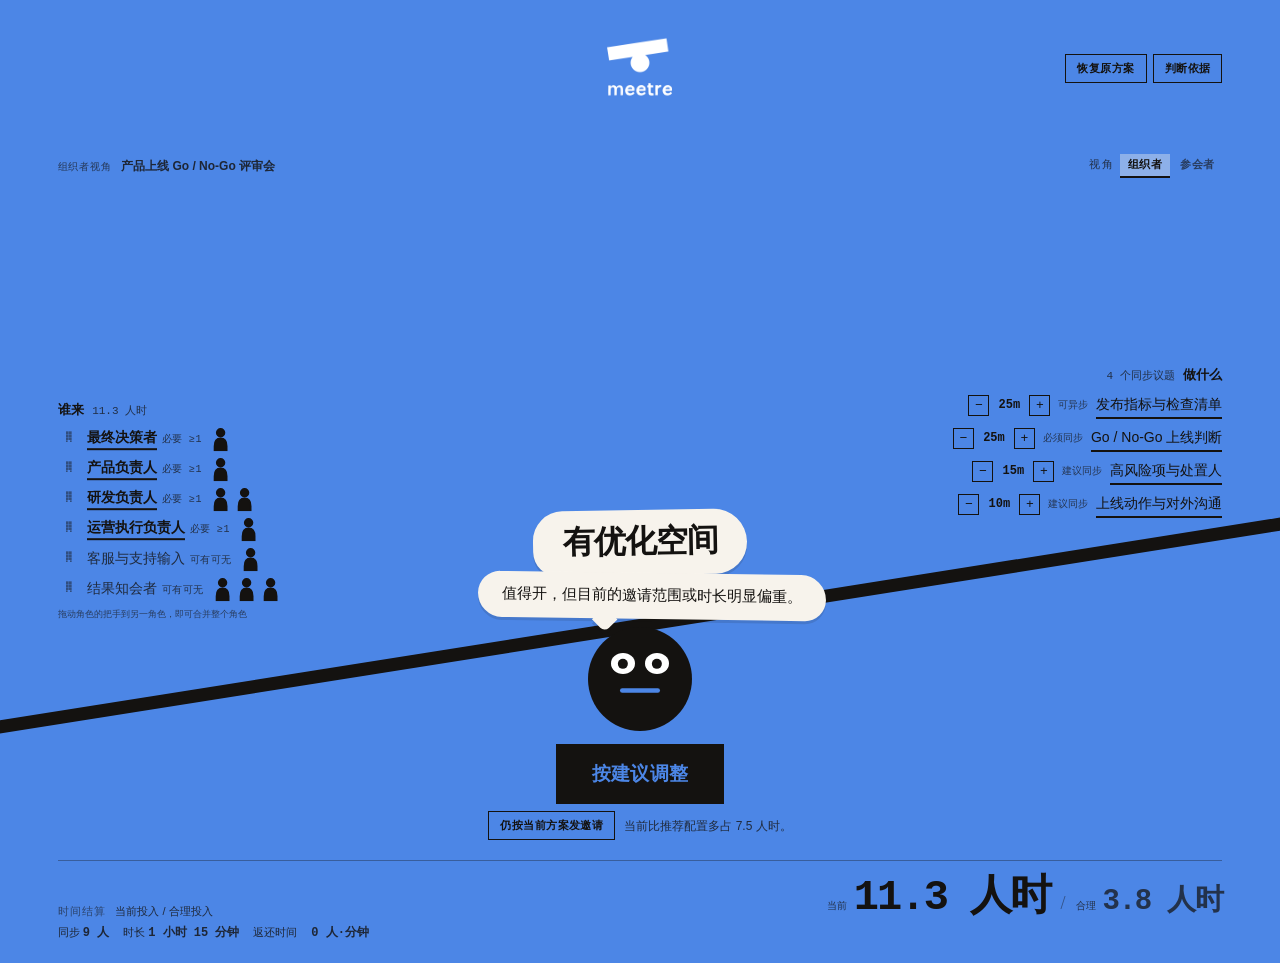
<file: demo/launch-readiness-meeting.html>
<!doctype html>
<html lang="zh-CN">
<head>
  <meta charset="utf-8">
  <meta name="viewport" content="width=device-width, initial-scale=1">
  <meta name="theme-color" content="#4c86e6">
  <title>meetre</title>
  <style>
    /* ---------------- 基础与状态配色 ----------------
       四种底色都在黑色油墨字上达到 WCAG AA（对比度 ≥ 5.2:1）。
       人形图标只用 --ink / --paper 两种填色区分「必要 / 可有可无」，
       不再引入第五种色相，避免和四种状态底色打架。 */
    :root {
      --ink: #141210;
      --paper: #f7f3ec;
      --state: #4c86e6;
      --tilt: 0deg;
      --fulcrum: clamp(64px, 8.5vw, 104px);
      --beam: clamp(11px, 1.4dvh, 16px);
      --beam-overlap: clamp(2px, .32vw, 4px);
      --swing: 52px; /* 摆幅与两盘的下沉量都由 JS 按实测臂长覆盖 */
      --drop-left: 0px;
      --drop-right: 0px;
      --pad-x: clamp(18px, 4.5vw, 60px);
      --ease: cubic-bezier(.34, 1.4, .64, 1);
      --display: "Baskerville", "Songti SC", "STSong", serif;
      --body: "Avenir Next", "PingFang SC", "Hiragino Sans GB", sans-serif;
      --mono: "SFMono-Regular", "Menlo", monospace;
    }
    body[data-status="balanced"] { --state: #25a85c; }
    body[data-status="overweight"] { --state: #4c86e6; }
    body[data-status="async"] { --state: #ed7033; }
    body[data-status="underpowered"] { --state: #e25c48; }

    * { box-sizing: border-box; }
    /* .mine / .draft 用了 display:flex|block，必须让 hidden 仍然生效。 */
    [hidden] { display: none !important; }
    html, body { height: 100%; }
    body {
      margin: 0;
      color: var(--ink);
      background: var(--state);
      font-family: var(--body);
      line-height: 1.5;
      transition: background-color .7s ease;
      overflow-x: hidden;
      overflow-y: auto;
    }
    button, textarea { font: inherit; color: inherit; }
    button { cursor: pointer; }
    h1, h2, h3, p { margin: 0; }
    .label { font: 11px/1 var(--mono); letter-spacing: .11em; text-transform: uppercase; opacity: .72; }

    /* ---------------- 页面骨架：顶部输入，中段天平，底部结算 ----------------
       视觉路径是「先告诉我你是谁 → 看结论 → 调整方案 → 读时间账单」。天平不再贴住页面底边，
       由自身高度和顶部留白落在首屏约 3/5～2/3 的位置；内容增多时仍允许整页自然滚动。 */
    .page { display: flex; flex-direction: column; min-height: 100dvh; padding: clamp(16px, 3.2vh, 32px) var(--pad-x) 0; }
    .topbar { display: grid; grid-template-columns: 1fr auto 1fr; align-items: center; gap: 10px 14px; flex: none; }
    .topbar-spacer { display: block; }
    .logo { display: block; width: clamp(64px, 7vw, 80px); height: auto; justify-self: center; }
    .topbar-actions { display: flex; flex-wrap: wrap; align-items: center; justify-self: end; gap: 6px; }
    .ghost { padding: 6px 11px; border: 1.5px solid var(--ink); background: transparent; font: 600 11px var(--body); letter-spacing: .04em; white-space: nowrap; }
    .ghost:hover, .ghost:focus-visible { background: var(--ink); color: var(--state); outline: none; }

    /* 视角切换和「组织者视角 / 参会者视角」放在同一行，导航只保留页面级操作。 */
    .intake { display: flex; flex-direction: column; gap: clamp(9px, 1.4vh, 16px); flex: none; min-height: clamp(122px, 16vh, 156px); padding-top: clamp(26px, 5vh, 52px); }
    .perspective-row { display: flex; align-items: center; justify-content: space-between; gap: 14px; }
    .viewswitch { display: flex; align-items: center; gap: 2px; }
    .viewswitch .label { margin-right: 4px; }
    .viewswitch button { padding: 3px 8px 4px; border: 0; border-bottom: 2px solid transparent; background: transparent; font: 600 11px var(--body); letter-spacing: .04em; white-space: nowrap; opacity: .62; }
    .viewswitch button[aria-pressed="true"] { border-bottom-color: var(--ink); background: rgba(247, 243, 236, .38); opacity: 1; }
    .viewswitch button:focus-visible { outline: 2px solid var(--ink); outline-offset: 2px; }

    /* 主次：会议名和视角是输入上下文；结论 h1 只在天平支点上方出现一次。 */
    .eyebrow { display: flex; align-items: baseline; gap: 9px; font-size: 12px; opacity: .82; }
    .eyebrow b { font-weight: 700; }
    .eyebrow span { font: 10px var(--mono); letter-spacing: .09em; text-transform: uppercase; opacity: .8; }
    .caution { max-width: 64ch; padding-left: 10px; border-left: 3px solid var(--ink); font-size: 12px; }

    /* ---------------- 参会者视角：顶部两个输入 ----------------
       取消容器边框和内层卡片，让选择项像一行可编辑的标签；选中态用浅底 + 下沿强调。 */
    .mine { display: flex; flex-direction: column; gap: 7px; padding: 9px 0 10px; border-top: 1px solid rgba(20, 18, 16, .34); border-bottom: 1px solid rgba(20, 18, 16, .34); }
    .mine-facts { font: 11px var(--mono); letter-spacing: .02em; opacity: .78; }
    .mine-controls { display: flex; flex-wrap: wrap; align-items: center; gap: 5px 10px; }
    .mine-options { display: flex; flex-wrap: wrap; align-items: center; gap: 5px; }
    .mine-option { padding: 5px 10px 6px; border: 0; border-bottom: 2px solid transparent; border-radius: 999px; background: rgba(255, 255, 255, .14); font-size: 12px; opacity: .7; transition: background-color .2s ease, border-color .2s ease, opacity .2s ease; }
    .mine-option[aria-pressed="true"] { border-bottom-color: var(--ink); background: rgba(247, 243, 236, .58); opacity: 1; font-weight: 700; }
    /* 必要角色底线关掉的那几档要看得出「存在但此刻不成立」：删除线比单纯变淡更明确，
       否则它和普通的未选中项长得一样，用户会以为自己点不动是页面坏了。 */
    .mine-option:disabled { opacity: .4; text-decoration: line-through; cursor: not-allowed; }
    .mine-option:focus-visible { outline: 2px solid var(--ink); outline-offset: 2px; }

    /* ---------------- 底部时间结算 ---------------- */
    .settlement { display: grid; grid-template-columns: minmax(0, 1fr) auto; align-items: end; gap: 5px 20px; margin-top: auto; padding: clamp(10px, 1.8vh, 17px) 0 clamp(14px, 2.4vh, 24px); border-top: 1px solid rgba(20, 18, 16, .34); }
    .settlement-heading { display: flex; flex-wrap: wrap; align-items: baseline; gap: 9px; font-size: 11px; opacity: .78; }
    .settlement-values { display: flex; align-items: baseline; gap: 10px; text-align: right; }
    .settlement-metric { display: flex; align-items: baseline; gap: 7px; }
    .settlement-metric small { font: 10px var(--mono); opacity: .72; }
    .settlement-metric b { font: 700 clamp(24px, 3.5vw, 42px)/1 var(--mono); letter-spacing: -.045em; }
    .settlement-metric-target b { font-size: clamp(18px, 2.5vw, 29px); opacity: .72; }
    .settlement-divider { font: 400 18px var(--display); opacity: .45; }
    .facts { grid-column: 1 / -1; display: flex; flex-wrap: wrap; gap: 6px 14px; font-size: 11px; opacity: .82; }
    .facts span { white-space: nowrap; }
    .facts b { font: 700 12px var(--mono); }

    /* ---------------- 天平：落在页面中段，两盘内容随倾角平移 ----------------
       角度只写在 --tilt 上；两盘用 --drop-* 做垂直位移，文字始终保持水平。
       --swing 是梁端在最大倾角下的垂直行程，两盘靠它预留出不会互相压住的间距。
       两盘在 flow 里贴着同一条基线，再各自向下平移 (swing + sign·sin·reach)，
       平移量恒 ≥ 0，内容永远不会压到梁上。 */
    /* 顶部留白把支点落在首屏约 3/5～2/3；盘面与圆形支点顶部的空间仍要容纳最大摆幅。
       横向裁到页面边缘，纵向多留出倾斜梁低端的空间，避免左/右端在容器底部被截掉。 */
    .scale { flex: none; position: relative; min-height: clamp(290px, 35dvh, 360px); margin: clamp(28px, 5vh, 52px) calc(var(--pad-x) * -1) 0; padding: 0 var(--pad-x); overflow-x: clip; overflow-y: visible; clip-path: inset(-160px 0 -160px 0); }
    .trays { display: grid; grid-template-columns: 1fr 1fr; gap: calc(var(--fulcrum) + 4vw); align-items: end; min-height: clamp(290px, 35dvh, 360px); padding-bottom: calc(var(--fulcrum) - var(--beam-overlap) + var(--swing) * 2 + 10px); }
    .tray { display: flex; flex-direction: column; gap: 8px; min-width: 0; transition: transform .75s var(--ease); }
    .tray-left { align-items: flex-start; transform: translateY(var(--drop-left)); }
    .tray-right { align-items: flex-end; text-align: right; transform: translateY(var(--drop-right)); }
    .tray-head { display: flex; align-items: baseline; gap: 8px; }
    .tray-head b { font: 700 13px var(--body); letter-spacing: .02em; }
    .tray-head span { font: 11px var(--mono); opacity: .74; }
    .tray-body { display: flex; flex-direction: column; gap: 6px; width: 100%; }
    .tray-right .tray-body { align-items: flex-end; }

    /* ---------------- 角色行 ----------------
       一人一个人形图标，点击循环 会议中 → 异步知会 → 无需参与。
       实心 = 会议中，描边 = 异步知会，虚线淡出 = 无需参与。
       必要角色的名字加下划线，可有可无的角色名字淡一档：不靠色相区分，
       因为底色本身就在变，色相会被状态色吃掉。 */
    .role { display: flex; align-items: center; gap: 9px; flex-wrap: wrap; }
    .role-name { display: inline-flex; align-items: baseline; gap: 5px; font-size: 14px; }
    .role[data-need="required"] .role-name b { font-weight: 700; border-bottom: 2px solid var(--ink); }
    .role[data-need="optional"] .role-name b { font-weight: 400; opacity: .78; }
    .role-need { font: 10px var(--mono); letter-spacing: .05em; opacity: .72; white-space: nowrap; }
    .seats { display: flex; align-items: flex-end; gap: 4px; }
    .seat { width: 20px; height: 24px; padding: 0; border: 0; background: transparent; line-height: 0; transition: transform .25s var(--ease); }
    .seat:hover { transform: translateY(-3px); }
    .seat:focus-visible { outline: 2px solid var(--ink); outline-offset: 2px; }
    .seat svg { display: block; width: 100%; height: 100%; }
    .seat .body { fill: var(--ink); stroke: var(--ink); stroke-width: 1.6; }
    .seat[data-bucket="asyncCount"] .body { fill: none; }
    .seat[data-bucket="excludedCount"] .body { fill: none; stroke-dasharray: 2.4 2.2; opacity: .52; }
    /* 合并出来的人：一个人兼多个角色，画一个人形并叠一枚角色计数徽标。 */
    .seat .badge { fill: var(--ink); }
    .seat .badge-text { fill: var(--state); font: 700 7px var(--mono); }

    /* 合并 / 拆分：⠿ 是可抓取的空间把手。拖动和「点把手、再点目标」共用高亮目标，
       鼠标、触控与键盘看到的是同一个模型。 */
    .merge-handle { flex: none; width: 20px; height: 23px; padding: 0; border: 1.5px solid transparent; background: transparent;
      font: 700 16px/1 var(--mono); opacity: .48; cursor: grab; touch-action: none; }
    .merge-handle:hover, .merge-handle:focus-visible { border-color: var(--ink); opacity: 1; outline: none; }
    .merge-handle:active { cursor: grabbing; }
    .role[data-merge-target="true"] { outline: 2px dashed var(--ink); outline-offset: 4px; background: rgba(255, 255, 255, .18); }
    .merge-split { padding: 2px 7px; border: 1.5px solid var(--ink); background: transparent; font: 600 10px var(--body); }
    .merge-split:hover, .merge-split:focus-visible { background: var(--ink); color: var(--state); outline: none; }
    .role-merged-into { display: flex; align-items: baseline; gap: 6px; font-size: 12px; opacity: .82; }
    .role-merged-into s { text-decoration-thickness: 1.5px; }
    .merge-hint { max-width: 40ch; font: 9px/1.35 var(--mono); opacity: .62; }

    /* ---------------- 议题行 ----------------
       点标题切同步/异步，行内步进器调分钟。 */
    .topic { display: flex; align-items: center; gap: 8px; max-width: 100%; }
    .topic-name { padding: 2px 0; border: 0; border-bottom: 2px solid var(--ink); background: transparent; font-size: 14px; text-align: right; white-space: nowrap; overflow: hidden; text-overflow: ellipsis; }
    .topic-name:focus-visible { outline: 2px solid var(--ink); outline-offset: 2px; }
    .topic[data-mode="async"] .topic-name { border-bottom-style: dotted; border-bottom-width: 1.5px; opacity: .58; text-decoration: line-through; }
    .topic-lock { font: 10px var(--mono); opacity: .68; white-space: nowrap; }
    .minutes { display: flex; align-items: center; gap: 1px; }
    .minutes b { min-width: 38px; font: 700 12px var(--mono); text-align: center; }
    .step { width: 21px; height: 21px; padding: 0; border: 1.5px solid var(--ink); background: transparent; font: 13px/1 var(--mono); }
    .step:hover:not(:disabled) { background: var(--ink); color: var(--state); }
    .step:disabled { opacity: .28; cursor: not-allowed; }
    .step:focus-visible { outline: 2px solid var(--ink); outline-offset: 2px; }

    /* 诊断标题和解释是支点接连说出的对白：无边框、留足呼吸，用柔和阴影分开层次。 */
    .diagnosis-bubbles { position: absolute; left: 50%; bottom: calc(var(--fulcrum) + 8px); z-index: 3; display: flex; flex-direction: column; align-items: center; width: min(62vw, 430px); transform: translateX(-50%); }
    .diagnosis-bubble { position: relative; width: fit-content; max-width: 100%; background: var(--paper); box-shadow: 0 3px 0 rgba(20, 18, 16, .12); }
    .diagnosis-title-bubble { padding: 14px 30px 16px; border-radius: 30px 34px 32px 25px; transform: rotate(-1deg); }
    .diagnosis-title-bubble h1 { position: relative; z-index: 1; max-width: 100%; font: 700 clamp(18px, 2.8vw, 32px)/1.08 var(--body); letter-spacing: -.035em; text-align: center; text-wrap: balance; }
    .diagnosis-copy-bubble { margin-top: -1px; padding: 11px 24px 13px; border-radius: 27px 31px 26px 30px; transform: translateX(12px) rotate(.8deg); }
    .diagnosis-copy-bubble::before { content: ""; position: absolute; top: -8px; left: 27%; width: 11px; height: 11px; border-radius: 50%; background: var(--paper); }
    .diagnosis-copy-bubble::after { content: ""; position: absolute; left: 34%; bottom: -10px; width: 18px; height: 18px; border-radius: 0 0 6px 0; background: var(--paper); box-shadow: 3px 3px 0 rgba(20, 18, 16, .12); transform: rotate(45deg); }
    .diagnosis-copy-bubble .verdict { position: relative; z-index: 1; max-width: 42ch; font: 500 clamp(12px, 1.2vw, 15px)/1.45 var(--body); text-align: center; text-wrap: balance; }

    /* 梁比可视区更宽，倾斜后两端仍越出画面；梁线向下压入圆形一点点，但不越过梁线的上沿。 */
    .beam { position: absolute; left: -24%; right: -24%; bottom: calc(var(--fulcrum) - var(--beam-overlap)); height: var(--beam); background: var(--ink); transform: rotate(var(--tilt)); transform-origin: 50% 50%; transition: transform .75s var(--ease); }
    .fulcrum { --look-x: 0px; --look-y: 0px; position: absolute; left: 50%; bottom: 0; width: var(--fulcrum); height: var(--fulcrum); border-radius: 50%; background: var(--ink); transform: translateX(-50%); }
    .face-eye { position: absolute; top: 25%; width: 23%; height: 20%; border-radius: 50%; background: #fff; overflow: hidden; }
    .face-eye-left { left: 22%; }
    .face-eye-right { right: 22%; }
    .face-pupil { position: absolute; left: 50%; top: 50%; width: 43%; aspect-ratio: 1; border-radius: 50%; background: var(--ink); transform: translate(calc(-50% + var(--look-x)), calc(-50% + var(--look-y))); transition: transform .16s cubic-bezier(.22, .8, .3, 1); }
    /* 三种嘴形共用统一的圆头笔画，只切换透明度，避免边缘变尖或状态切换跳变。 */
    .face-mouth { position: absolute; left: 50%; top: 49%; width: 48%; height: 24%; overflow: visible; transform: translateX(-50%); }
    .face-mouth path { fill: none; stroke: var(--state); stroke-width: 4.5; stroke-linecap: round; stroke-linejoin: round; transition: opacity .55s var(--ease), stroke .7s ease; }
    .mouth-neutral { opacity: 1; }
    .mouth-smile, .mouth-frown { opacity: 0; }
    body[data-status="balanced"] .mouth-neutral { opacity: 0; }
    body[data-status="balanced"] .mouth-smile { opacity: 1; }
    body[data-status="underpowered"] .mouth-neutral { opacity: 0; }
    body[data-status="underpowered"] .mouth-frown { opacity: 1; }

    /* ---------------- Next step：表情圆形正下方的动作 ---------------- */
    .next { flex: none; padding: clamp(8px, 1.4vh, 14px) 0 clamp(14px, 2.2vh, 22px); }
    .next-row { display: flex; flex-direction: column; align-items: center; gap: 7px; }
    .next-secondary { display: flex; flex-wrap: wrap; align-items: center; justify-content: center; gap: 9px; }
    .cta { padding: clamp(12px, 1.7vh, 17px) clamp(20px, 3vw, 34px); border: 2px solid var(--ink); background: var(--ink); color: var(--state); font: 700 clamp(14px, 1.7vw, 19px) var(--body); letter-spacing: .01em; transition: transform .2s var(--ease); }
    .cta:hover, .cta:focus-visible { transform: translateY(-2px); outline: none; }
    .cta-note { font-size: 12px; opacity: .78; }
    .draft { width: min(640px, 100%); margin: 11px auto 0; }
    .draft textarea { display: block; width: min(640px, 100%); min-height: 118px; padding: 12px; border: 1.5px solid var(--ink); background: rgba(255, 255, 255, .82); resize: vertical; font: 13px/1.6 var(--body); }
    .draft-actions { display: flex; flex-wrap: wrap; gap: 6px; margin-top: 7px; }

    /* ---------------- 详情浮层：证据、原始对比、导入 ---------------- */
    .sheet { position: fixed; inset: 0; z-index: 20; display: none; padding: clamp(16px, 4vh, 44px) var(--pad-x); background: var(--state); overflow-y: auto; }
    .sheet[data-open="true"] { display: block; }
    .sheet-inner { width: min(880px, 100%); margin: 0 auto; }
    .sheet h2 { font: 700 clamp(24px, 3.4vw, 38px) var(--display); letter-spacing: -.03em; }
    .sheet-close { position: sticky; top: 0; float: right; }
    .block { margin-top: clamp(18px, 3vh, 30px); padding-top: 14px; border-top: 1.5px solid var(--ink); }
    .block h3 { margin-bottom: 9px; font: 700 12px var(--body); letter-spacing: .05em; text-transform: uppercase; }
    .evidence { display: grid; grid-template-columns: 1fr 1fr; gap: clamp(14px, 2.6vw, 30px); }
    .evidence ul { margin: 0; padding-left: 17px; font-size: 13px; }
    .evidence li { margin-bottom: 6px; }
    .evidence li[data-weight="3"] { font-weight: 700; }
    .compare { display: grid; grid-template-columns: repeat(auto-fit, minmax(150px, 1fr)); gap: 12px; font-size: 13px; }
    .compare div { padding: 10px; border: 1.5px solid var(--ink); }
    .compare small { display: block; font: 10px var(--mono); letter-spacing: .09em; text-transform: uppercase; opacity: .72; }
    .compare b { display: block; margin-top: 4px; font: 700 15px var(--mono); }
    .rules { max-width: 62ch; font-size: 13px; }
    .import textarea { display: block; width: 100%; min-height: 96px; padding: 10px; border: 1.5px solid var(--ink); background: rgba(255, 255, 255, .82); resize: vertical; font: 11px/1.5 var(--mono); }
    .error { display: none; margin-top: 8px; padding: 8px 10px; border: 1.5px solid var(--ink); background: rgba(255, 255, 255, .82); font-size: 12px; }
    .foot { margin-top: clamp(18px, 3vh, 30px); padding-top: 12px; border-top: 1.5px solid var(--ink); font: 10px var(--mono); letter-spacing: .05em; opacity: .74; }

    @media (max-width: 900px) {
      .settlement { grid-template-columns: 1fr; }
      .settlement-values { justify-self: start; text-align: left; }
    }
    @media (max-width: 720px) {
      .trays { grid-template-columns: 1fr 1fr; gap: calc(var(--fulcrum) + 10px); }
      .perspective-row { align-items: flex-start; flex-direction: column; gap: 8px; }
      .role-need, .topic-lock { display: none; }
      .evidence { grid-template-columns: 1fr; }
    }
    /* 整页滚动现在是基础行为（见 styles.css / .page 的 min-height），窄屏只需要缩字号。 */
    @media (max-width: 480px) {
      .intake { min-height: clamp(112px, 17vh, 146px); padding-top: 23px; }
      .eyebrow { flex-wrap: wrap; gap: 4px 8px; }
      .viewswitch { align-self: flex-start; }
      /* 窄屏的两盘会逼近支点：两颗气泡都收进中间留白，解释多换几行也不盖住议题。 */
      .diagnosis-bubbles { width: 72px; }
      .diagnosis-title-bubble { width: 72px; padding: 8px 6px 9px; border-radius: 22px 24px 23px 19px; }
      .diagnosis-title-bubble h1 { font-size: 15px; line-height: 1.1; text-wrap: wrap; }
      .diagnosis-copy-bubble { width: 72px; padding: 8px 5px 9px; border-radius: 21px 24px 22px 23px; transform: translateX(0) rotate(.8deg); }
      .diagnosis-copy-bubble .verdict { font-size: 11px; line-height: 1.35; text-wrap: wrap; }
      .role-name { font-size: 12.5px; }
      .topic-name { font-size: 12.5px; }
      .seat { width: 17px; height: 21px; }
      .merge-handle { width: 17px; }
    }
    @media (prefers-reduced-motion: reduce) {
      *, *::before, *::after { transition-duration: .01ms !important; animation-duration: .01ms !important; }
    }
  </style>
</head>
<body data-status="overweight" data-view="organizer">
  <main class="page">
    <header class="topbar">
      <span class="topbar-spacer" aria-hidden="true"></span>
      <img class="logo" src="[data-uri]" alt="meetre">
      <div class="topbar-actions">
        <button class="ghost" id="resetButton" type="button">恢复原方案</button>
        <button class="ghost" id="detailsButton" type="button" aria-expanded="false">判断依据</button>
      </div>
    </header>

    <section class="intake" aria-label="会议与参与方式">
      <div class="perspective-row">
        <p class="eyebrow"><span id="perspectiveTag">组织者视角</span><b id="meetingTitle">—</b></p>
        <div class="viewswitch" role="group" aria-label="切换评估视角">
          <span class="label">视角</span>
          <button type="button" data-perspective="organizer" aria-pressed="true">组织者</button>
          <button type="button" data-perspective="attendee" aria-pressed="false">参会者</button>
        </div>
      </div>

      <!-- 参会者先填身份与贡献，结论和操作都会据此更新；这里不做卡片套卡片。 -->
      <div class="mine" id="mineRow" hidden>
        <div class="mine-controls">
          <span class="label">我的角色</span>
          <span class="mine-options" id="mineRoles"></span>
        </div>
        <div class="mine-controls">
          <span class="label">我的贡献</span>
          <span class="mine-options">
            <button class="mine-option" type="button" data-contribution="decide" aria-pressed="false">现场决定或对齐分歧</button>
            <button class="mine-option" type="button" data-contribution="input" aria-pressed="false">提供信息或材料</button>
            <button class="mine-option" type="button" data-contribution="receive" aria-pressed="false">只需要知道结论</button>
          </span>
        </div>
        <p class="mine-facts" id="mineFacts" aria-live="polite">—</p>
      </div>
      <p class="caution" id="cautionLine" hidden></p>
    </section>

    <section class="scale" id="scale" aria-label="会议天平">
      <div class="trays">
        <div class="tray tray-left">
          <div class="tray-head"><b>谁来</b><span id="leftCaption">—</span></div>
          <div class="tray-body" id="roleTray"></div>
          <p class="merge-hint" id="mergeHint" aria-live="polite">拖动角色的把手到另一角色，即可合并整个角色</p>
        </div>
        <div class="tray tray-right">
          <div class="tray-head"><span id="rightCaption">—</span><b>做什么</b></div>
          <div class="tray-body" id="topicTray"></div>
        </div>
      </div>
      <!-- 诊断标题和解释是支点接连说出的两句对白，保留 h1 语义。 -->
      <div class="diagnosis-bubbles">
        <div class="diagnosis-bubble diagnosis-title-bubble">
          <h1 id="headline">—</h1>
        </div>
        <div class="diagnosis-bubble diagnosis-copy-bubble">
          <p class="verdict" id="statusLine" aria-live="polite">—</p>
        </div>
      </div>
      <div class="beam" id="beam" aria-hidden="true"></div>
      <!-- 支点也是这台秤的表情：眼珠跟随鼠标/当前操作侧，平衡时露出笑脸。 -->
      <div class="fulcrum" id="fulcrum" aria-hidden="true">
        <span class="face-eye face-eye-left"><span class="face-pupil"></span></span>
        <span class="face-eye face-eye-right"><span class="face-pupil"></span></span>
        <svg class="face-mouth" viewBox="0 0 48 24" aria-hidden="true" focusable="false">
          <path class="mouth-neutral" d="M7 12H41"></path>
          <path class="mouth-smile" d="M7 8C13 18 35 18 41 8"></path>
          <path class="mouth-frown" d="M7 16C13 6 35 6 41 16"></path>
        </svg>
      </div>
    </section>

    <section class="next">
      <div class="next-row">
        <button class="cta" id="ctaButton" type="button">—</button>
        <div class="next-secondary">
          <button class="ghost" id="ctaAlternate" type="button" hidden></button>
          <span class="cta-note" id="ctaNote"></span>
        </div>
      </div>
      <div class="draft" id="draftBox" hidden>
        <textarea id="draftText" aria-label="可编辑的文案草稿"></textarea>
        <div class="draft-actions">
          <button class="ghost" id="copyDraftButton" type="button">复制</button>
          <button class="ghost" id="reviewButton" type="button">带回 Agent 复评</button>
          <button class="ghost" id="closeDraftButton" type="button">收起</button>
        </div>
      </div>
    </section>

    <section class="settlement" aria-label="时间结算">
      <div class="settlement-heading">
        <span class="label">时间结算</span>
        <span>当前投入 <span aria-hidden="true">/</span> 合理投入</span>
      </div>
      <div class="settlement-values" aria-label="当前投入与合理投入">
        <span class="settlement-metric"><small>当前</small><b id="metricCost">—</b></span>
        <span class="settlement-divider" aria-hidden="true">/</span>
        <span class="settlement-metric settlement-metric-target"><small>合理</small><b id="metricBudget">—</b></span>
      </div>
      <p class="facts">
        <span>同步 <b id="metricPeople">—</b></span>
        <span>时长 <b id="metricDuration">—</b></span>
        <span id="metricSavedLabel">返还时间</span><span><b id="metricSaved">—</b></span>
      </p>
    </section>
  </main>

  <!-- 人形座位：实心=会议中，描边=异步知会，虚线=无需参与；徽标数字=这个人兼几个角色。 -->
  <template id="seatTemplate">
    <svg viewBox="0 0 20 24" aria-hidden="true" focusable="false">
      <g class="body">
        <circle cx="9.6" cy="5.6" r="3.9"></circle>
        <path d="M9.6 11.2c-4.3 0-6.1 3-6.1 7.8v4.2h12.2v-4.2c0-4.8-1.8-7.8-6.1-7.8z"></path>
      </g>
      <g class="badge-group">
        <circle class="badge" cx="16.4" cy="4.6" r="4.4"></circle>
        <text class="badge-text" x="16.4" y="7.1" text-anchor="middle">2</text>
      </g>
    </svg>
  </template>

  <aside class="sheet" id="sheet" data-open="false" aria-labelledby="sheetHeading">
    <div class="sheet-inner">
      <button class="ghost sheet-close" id="sheetClose" type="button">关闭</button>
      <div class="label">判断依据</div>
      <h2 id="sheetHeading">为什么这样称</h2>
      <div class="block">
        <h3>Agent 的结论</h3>
        <p class="rules"><b id="verdictKind">—</b><span id="verdictSummary"></span></p>
        <p class="rules" id="recommendationWhy" style="margin-top:8px"></p>
      </div>
      <div class="block evidence">
        <div><h3>为什么值得同步</h3><ul id="evidenceFor"></ul></div>
        <div><h3>为什么不该这么重</h3><ul id="evidenceAgainst"></ul></div>
      </div>
      <div class="block">
        <h3>原始 / 推荐 / 当前</h3>
        <div class="compare">
          <div><small>原始会议</small><b id="originalPlan">—</b><span id="originalCost"></span></div>
          <div><small>AI 推荐</small><b id="recommendedPlan">—</b><span id="recommendedCost"></span></div>
          <div><small>你的当前方案</small><b id="currentPlan">—</b><span id="currentCostText"></span></div>
        </div>
      </div>
      <div class="block">
        <h3>会议目的</h3>
        <p class="rules" id="meetingPurpose">—</p>
      </div>
      <div class="block">
        <h3>结果影响</h3>
        <p class="rules"><b id="meetingOutcome">—</b><span id="outcomeReason"></span></p>
      </div>
      <div class="block">
        <h3>规则公开</h3>
        <p class="rules">必要角色不能被“优化”掉；必须同步的议题不能被假装成异步；异步阅读时间照样计入成本。合并角色只是承认“一个人兼多个角色”，被合并角色的底线仍然要由兼任的人满足。天平只重新计算你的配置，不会偷偷改写 Agent 的结论。</p>
      </div>
      <div class="block import">
        <h3>导入 Agent 秤票</h3>
        <textarea id="jsonInput" placeholder="把任意兼容 Agent 返回的 Result Schema v1 JSON 粘贴到这里"></textarea>
        <div class="draft-actions"><button class="ghost" id="importButton" type="button">导入并重新称重</button></div>
        <div class="error" id="importError" role="alert"></div>
      </div>
      <p class="foot">meetre 是建议，不是行政命令。判断由你的 Agent 完成，称重由这个页面在本地完成。</p>
    </div>
  </aside>

  <script id="meeting-data" type="application/json">eyJzY2hlbWFWZXJzaW9uIjoxLCJwZXJzcGVjdGl2ZSI6Im9yZ2FuaXplciIsIm1lZXRpbmciOnsidGl0bGUiOiLkuqflk4HkuIrnur8gR28gLyBOby1HbyDor4TlrqHkvJoiLCJwdXJwb3NlIjoi5Zyo5LiK57q/56qX5Y+j5YmN5Yaz5a6a5piv5ZCm5oyJ6K6h5YiS5Y+R5biD77yM5bm25piO56Gu5pyq5YWz6Zet6aOO6Zmp55qE5aSE572u5Lq6IiwiZXhwZWN0ZWRPdXRjb21lIjoi5Yaz5a6a5LiK57q/5pel5pyf5LiO5pS+6KGM5p2h5Lu277yM56Gu6K6k5q+P5Liq6auY6aOO6Zmp6aG555qE6LSf6LSj5Lq6Iiwib3V0Y29tZUxldmVsIjoiaGlnaCIsIm91dGNvbWVXaHkiOiLnu5PmnpzkvJrlvbHlk43lpJrkuKrlm6LpmJ/nmoTlj5HluIPoioLlpY/[base64]/liKTmlq3lgLzlvpflkIzmraXvvIzkvYbmkq3miqXjgIHml4Hop4LogIXlkozph43lpI3op5LoibLorqnlvZPliY3kvJrorq7mmI7mmL7lgY/[base64]/[base64]/[base64]/5o6l5LiK57q/[base64]/[base64]/liqjkvZzkuI7lr7nlpJbmsp/[base64]/jgIHlm57mu5rlj6PlvoTlkoznlKjmiLfmsp/pgJrotJ/[base64]/lrozmiJDkuIrnur/liKTmlq3jgIHpo47pmanmlLbmlZvlkozliqjkvZzkuqTmjqXvvIzlj6rkv53nlZnog73mlLnlj5jnu5PmnpznmoTmoLjlv4Pop5LoibLjgIIifSwiYXR0ZW5kZWVQbGFuIjpudWxsfQ==</script>
  <script>
    (() => {
      "use strict";
      /* ---------------- 常量与格式化 ---------------- */
      const BUCKETS = ["syncCount", "asyncCount", "excludedCount"];
      const BUCKET_LABELS = { syncCount: "会议中", asyncCount: "异步知会", excludedCount: "无需参与" };
      const VERDICT_LABELS = { keep: "值得开", shrink: "瘦身后开", async: "改为异步", clarify: "先别开" };
      const STATUS_TITLES = {
        balanced: "可以开",
        overweight: "有优化空间",
        async: "建议异步沟通",
        underpowered: "调过头了"
      };
      /* 参会者关心的不是「这场会该不该开」，而是「我该用哪种方式参与」，
         所以两个视角的大标题问的是两个不同的问题。

         方式只有三种：到场、会前书面给输入、会后接收结论。刻意不提供「只参加相关议题」——
         中途进出会打乱会议节奏，现实里也几乎没人真的执行。
         判断由两个输入推导：我是哪些角色（决定必要底线），我的贡献能不能只用文字表达。 */
      const CONTRIBUTION_LABELS = { decide: "现场决定或对齐分歧", input: "提供信息或材料", receive: "只需要知道结论" };
      const PLAN_BY_CONTRIBUTION = { decide: "attend", input: "before", receive: "after" };
      const PLAN_TITLES = { attend: "你需要到场", before: "会前给输入就够了", after: "会后接收结论就够了" };
      // Agent 的 recommendedMode 只给「我的贡献」一个初值；同时兼容改版前的四个旧值。
      const CONTRIBUTION_FROM_MODE = {
        attend: "decide", before: "input", after: "receive", clarify: "input",
        full: "decide", partial: "input", input_then_leave: "input", async: "receive"
      };
      const SYNC_LOCK_LABELS = { required: "必须同步", preferred: "建议同步", none: "可异步" };
      const OUTCOME_LABELS = { low: "局部", medium: "团队", high: "关键" };

      const $ = (id) => document.getElementById(id);
      const text = (element, value) => { element.textContent = value == null ? "" : String(value); };
      const clone = (value) => JSON.parse(JSON.stringify(value));
      const formatMinutes = (minutes) => {
        const rounded = Math.max(0, Math.round(minutes));
        if (rounded < 60) return `${rounded} 分钟`;
        const hours = Math.floor(rounded / 60);
        const rest = rounded % 60;
        return rest ? `${hours} 小时 ${rest} 分钟` : `${hours} 小时`;
      };
      /* 人时用一位小数收口。之前的「2 人时 20 人·分钟」两段式在大字号指标里过宽，
         而集体成本本来就是估算量，不需要精确到分钟。 */
      const formatPersonMinutes = (minutes) => {
        const rounded = Math.max(0, Math.round(minutes));
        if (rounded < 60) return `${rounded} 人·分钟`;
        const hours = rounded / 60;
        return `${hours % 1 === 0 ? hours : hours.toFixed(1)} 人时`;
      };
      const base64ToUtf8 = (value) => {
        const binary = atob(value);
        const bytes = Uint8Array.from(binary, (char) => char.charCodeAt(0));
        return new TextDecoder().decode(bytes);
      };
      const utf8ToBase64 = (value) => {
        const bytes = new TextEncoder().encode(value);
        let binary = "";
        bytes.forEach((byte) => { binary += String.fromCharCode(byte); });
        return btoa(binary);
      };
      const joinTitles = (items, fallback) => items.length ? items.map((item) => item.title).join("、") : fallback;
      const joinLabels = (roles, fallback) => roles.length ? roles.map((role) => role.label).join("、") : fallback;

      /* ---------------- Result Schema v1 结构校验 ----------------
         #data= hash 和粘贴框都是不可信入口，必须和 render_report.py 拒绝同样的东西，
         否则公平公约的底线规则可以被绕过。tests/browser_smoke.cjs 覆盖了十条拒绝路径。
         这里刻意写得密集：它是一份逐字段的规则清单，不是需要抽象的业务逻辑。 */
      function basicValidate(next) {
        const isObject = (value) => value && typeof value === "object" && !Array.isArray(value);
        const has = (object, key) => Object.prototype.hasOwnProperty.call(object, key);
        const fail = (path, message) => { throw new Error(`${path}: ${message}`); };
        const object = (value, path) => { if (!isObject(value)) fail(path, "必须是对象"); return value; };
        const string = (value, path, required = true, max = 700) => {
          if (typeof value !== "string" || (required && !value.trim())) fail(path, "必须是非空文本");
          if (value.length > max) fail(path, "文本过长");
          return value;
        };
        const integer = (value, path, min, max) => {
          if (!Number.isInteger(value) || value < min || value > max) fail(path, `必须是 ${min}..${max} 的整数`);
          return value;
        };
        const enumeration = (value, path, values) => { if (!values.includes(value)) fail(path, `必须是 ${values.join("、")} 之一`); return value; };
        const array = (value, path, min = 0, max = 12) => {
          if (!Array.isArray(value) || value.length < min || value.length > max) fail(path, `必须是 ${min}..${max} 项数组`);
          return value;
        };
        const ids = (value, path) => {
          const seen = new Set();
          array(value, path).forEach((id, index) => {
            string(id, `${path}[${index}]`, true, 32);
            if (!/^[a-z0-9][a-z0-9_-]{0,31}$/.test(id) || seen.has(id)) fail(`${path}[${index}]`, "id 无效或重复");
            seen.add(id);
          });
          return value;
        };
        if (!isObject(next) || next.schemaVersion !== 1) fail("result", "不是可识别的 Result Schema v1");
        enumeration(next.perspective, "perspective", ["organizer", "attendee"]);
        const meeting = object(next.meeting, "meeting");
        string(meeting.title, "meeting.title", true, 120); string(meeting.purpose, "meeting.purpose", true, 500); string(meeting.expectedOutcome, "meeting.expectedOutcome", false, 500);
        if (has(meeting, "outcomeLevel")) enumeration(meeting.outcomeLevel, "meeting.outcomeLevel", ["low", "medium", "high"]);
        if (has(meeting, "outcomeWhy")) string(meeting.outcomeWhy, "meeting.outcomeWhy", true, 300);
        integer(meeting.participants, "meeting.participants", 1, 100); integer(meeting.durationMinutes, "meeting.durationMinutes", 5, 480);
        const verdict = object(next.verdict, "verdict");
        enumeration(verdict.kind, "verdict.kind", ["keep", "shrink", "async", "clarify"]); enumeration(verdict.confidence, "verdict.confidence", ["low", "medium", "high"]); string(verdict.summary, "verdict.summary", true, 300);
        const evidence = object(next.evidence, "evidence");
        ["for", "against"].forEach((side) => array(evidence[side], `evidence.${side}`).forEach((item, index) => {
          const entry = object(item, `evidence.${side}[${index}]`); string(entry.label, `evidence.${side}[${index}].label`, true, 120); string(entry.detail, `evidence.${side}[${index}].detail`, true, 240); integer(entry.weight, `evidence.${side}[${index}].weight`, 1, 3);
        }));
        const roles = array(next.roles, "roles", 1); const roleIds = new Set();
        roles.forEach((role, index) => {
          const path = `roles[${index}]`; object(role, path); string(role.id, `${path}.id`, true, 32); if (!/^[a-z0-9][a-z0-9_-]{0,31}$/.test(role.id) || roleIds.has(role.id)) fail(`${path}.id`, "id 无效或重复"); roleIds.add(role.id);
          string(role.label, `${path}.label`, true, 80); string(role.why, `${path}.why`, true, 240); integer(role.originalCount, `${path}.originalCount`, 0, 100); integer(role.requiredMin, `${path}.requiredMin`, 0, 100);
          if (role.requiredMin > role.originalCount) fail(`${path}.requiredMin`, "不能超过 originalCount");
          BUCKETS.forEach((key) => integer(role[key], `${path}.${key}`, 0, 100));
          if (role.syncCount + role.asyncCount + role.excludedCount !== role.originalCount) fail(path, "三个当前人数必须合计为 originalCount");
        });
        if (roles.reduce((sum, role) => sum + role.originalCount, 0) !== meeting.participants) fail("roles", "originalCount 必须合计为 meeting.participants");
        const agenda = array(next.agenda, "agenda", 1); const agendaIds = new Set();
        agenda.forEach((item, index) => {
          const path = `agenda[${index}]`; object(item, path); string(item.id, `${path}.id`, true, 32); if (!/^[a-z0-9][a-z0-9_-]{0,31}$/.test(item.id) || agendaIds.has(item.id)) fail(`${path}.id`, "id 无效或重复"); agendaIds.add(item.id);
          string(item.title, `${path}.title`, true, 120); enumeration(item.type, `${path}.type`, ["decision", "resolve", "co_create", "update", "sensitive"]); enumeration(item.syncRequirement, `${path}.syncRequirement`, ["required", "preferred", "none"]); enumeration(item.mode, `${path}.mode`, ["sync", "async"]);
          integer(item.syncMinutes, `${path}.syncMinutes`, 0, 480); integer(item.asyncMinutes, `${path}.asyncMinutes`, 0, 120); integer(item.minSyncMinutes, `${path}.minSyncMinutes`, 5, 480); if (item.minSyncMinutes > item.syncMinutes) fail(`${path}.minSyncMinutes`, "不能超过 syncMinutes"); string(item.why, `${path}.why`, true, 240);
          ids(item.requiredRoleIds, `${path}.requiredRoleIds`).forEach((roleId) => { if (!roleIds.has(roleId)) fail(`${path}.requiredRoleIds`, `未知角色 ${roleId}`); });
        });
        if (agenda.filter((item) => item.mode === "sync").reduce((sum, item) => sum + item.syncMinutes, 0) !== meeting.durationMinutes) fail("agenda", "sync 模式议题分钟必须合计为 meeting.durationMinutes");
        const referenced = new Set(agenda.flatMap((item) => item.requiredRoleIds));
        roles.forEach((role, index) => { if (role.requiredMin > 0 && !referenced.has(role.id)) fail(`roles[${index}].requiredMin`, "正数 requiredMin 必须被议题引用"); });
        const recommendation = object(next.recommendation, "recommendation"); const roleSyncCounts = object(recommendation.roleSyncCounts, "recommendation.roleSyncCounts");
        Object.keys(roleSyncCounts).forEach((id) => { if (!roleIds.has(id)) fail("recommendation.roleSyncCounts", `未知角色 ${id}`); });
        roles.forEach((role) => { if (!has(roleSyncCounts, role.id)) fail("recommendation.roleSyncCounts", `缺少角色 ${role.id}`); integer(roleSyncCounts[role.id], `recommendation.roleSyncCounts.${role.id}`, 0, role.originalCount); });
        const agendaModes = object(recommendation.agendaModes, "recommendation.agendaModes"); const agendaMinutes = object(recommendation.agendaMinutes, "recommendation.agendaMinutes");
        Object.keys(agendaModes).forEach((id) => { if (!agendaIds.has(id)) fail("recommendation.agendaModes", `未知议题 ${id}`); }); Object.keys(agendaMinutes).forEach((id) => { if (!agendaIds.has(id)) fail("recommendation.agendaMinutes", `未知议题 ${id}`); });
        // 底线规则：required 议题不能被推荐成异步，同步时长不能低于最低有效时长。
        agenda.forEach((item) => { if (!has(agendaModes, item.id) || !has(agendaMinutes, item.id)) fail("recommendation", `缺少议题 ${item.id}`); enumeration(agendaModes[item.id], `recommendation.agendaModes.${item.id}`, ["sync", "async"]); integer(agendaMinutes[item.id], `recommendation.agendaMinutes.${item.id}`, 0, 480); if (item.syncRequirement === "required" && agendaModes[item.id] !== "sync") fail(`recommendation.agendaModes.${item.id}`, "required 议题必须保持同步"); if (agendaModes[item.id] === "sync" && agendaMinutes[item.id] < item.minSyncMinutes) fail(`recommendation.agendaMinutes.${item.id}`, "同步分钟不能低于 minSyncMinutes"); });
        roles.forEach((role) => { const needed = agenda.some((item) => agendaModes[item.id] === "sync" && item.requiredRoleIds.includes(role.id)); if (needed && roleSyncCounts[role.id] < role.requiredMin) fail(`recommendation.roleSyncCounts.${role.id}`, "不能低于推荐同步议题的 requiredMin"); });
        if (verdict.kind === "async" && agenda.some((item) => agendaModes[item.id] !== "async")) fail("recommendation.agendaModes", "async 处方不能推荐同步议题");
        string(recommendation.why, "recommendation.why", true, 300);
        if (next.perspective === "attendee") {
          const plan = object(next.attendeePlan, "attendeePlan"); if (!roleIds.has(plan.currentRoleId)) fail("attendeePlan.currentRoleId", "必须引用已声明角色"); string(plan.currentRoleId, "attendeePlan.currentRoleId", true, 32); ids(plan.relevantAgendaIds, "attendeePlan.relevantAgendaIds").forEach((id) => { if (!agendaIds.has(id)) fail("attendeePlan.relevantAgendaIds", `未知议题 ${id}`); }); enumeration(plan.recommendedMode, "attendeePlan.recommendedMode", Object.keys(CONTRIBUTION_FROM_MODE)); integer(plan.recommendedMinutes, "attendeePlan.recommendedMinutes", 0, 480); string(plan.message, "attendeePlan.message", true, 700);
        } else if (next.attendeePlan !== null) object(next.attendeePlan, "attendeePlan");
        return next;
      }

      /* ---------------- 数据装载 ---------------- */
      const loadEmbedded = () => basicValidate(JSON.parse(base64ToUtf8($("meeting-data").textContent.trim())));
      const loadHash = () => {
        const hash = window.location.hash;
        if (!hash.startsWith("#data=")) return null;
        try { return basicValidate(JSON.parse(base64ToUtf8(hash.slice(6)))); } catch (_) { return null; }
      };

      /* ---------------- 可变状态 ----------------
         view 是用户当前选的视角，可以和 data.perspective 不同：同一张秤票，
         组织者问「这场会该怎么开」，参会者问「我该不该来」。
         state.merges 记录「哪个角色整体并入另一个角色」：absorbed -> host。 */
      let data = loadHash() || loadEmbedded();
      const originalData = clone(data);
      let state = { roles: clone(data.roles), agenda: clone(data.agenda), merges: {} };
      let view = data.perspective === "attendee" ? "attendee" : "organizer";
      let myRoleIds = [defaultMyRoleId()];
      let myContribution = defaultContribution();
      let mergePickedRoleId = null;
      let mergeDraggingRoleId = null;
      let draftOpen = false;
      let draftKind = "message";
      let draftEdited = false; // 用户手动改过草稿后，配置变化不再覆盖它

      function defaultMyRoleId() {
        if (data.attendeePlan?.currentRoleId) return data.attendeePlan.currentRoleId;
        // 没有 attendeePlan 时假设提问的人来自人数最多的那个角色（通常是知会者这类大桶）。
        return data.roles.reduce((best, role) => (role.originalCount > best.originalCount ? role : best), data.roles[0]).id;
      }

      // Agent 建议的参与方式只是「我的贡献」的初值，用户随时可以自己改。
      function defaultContribution() {
        return CONTRIBUTION_FROM_MODE[data.attendeePlan?.recommendedMode] || "receive";
      }

      const roleById = (id) => state.roles.find((role) => role.id === id);
      const syncTopics = () => state.agenda.filter((item) => item.mode === "sync");
      const isMerged = (id) => Boolean(state.merges[id]);
      const isHost = (id) => Object.values(state.merges).includes(id);

      /* 被合并的角色不再单独占人头：那个人已经算在 host 里了。
         host 拿到一个 covers 列表，用来在人形图标上叠角色计数徽标。 */
      function effectiveRoles() {
        return state.roles.filter((role) => !isMerged(role.id)).map((role) => ({
          ...role,
          covers: state.roles.filter((other) => state.merges[other.id] === role.id).map((other) => other.id)
        }));
      }

      // 顺着合并关系找到真正出席的那个角色行。
      const hostRoleOf = (id) => roleById(state.merges[id] || id);

      /* 合并是角色级动作：源角色的整组人数一起并入宿主，不要求源角色只有 1 人。
         也不允许套娃（A 并入 B、B 再并入 C 会让 A 的宿主关系变得不清楚）。 */
      function mergeCandidates(roleId) {
        const role = roleById(roleId);
        if (!role || isHost(roleId)) return [];
        return state.roles.filter((other) => other.id !== roleId && !isMerged(other.id));
      }

      function setMerge(roleId, hostId) {
        if (!hostId) delete state.merges[roleId];
        else if (mergeCandidates(roleId).some((candidate) => candidate.id === hostId)) state.merges[roleId] = hostId;
        mergePickedRoleId = null;
        mergeDraggingRoleId = null;
        render();
      }

      const canMergeInto = (sourceId, hostId) => mergeCandidates(sourceId).some((role) => role.id === hostId);

      /* ---------------- 成本模型 ----------------
         同步成本 = 同步人数 × 同步议题分钟；异步成本 = 未排除人数 × 异步阅读分钟。 */
      function costOf(rolesView, agendaView) {
        const syncPeople = rolesView.reduce((sum, role) => sum + role.syncCount, 0);
        const asyncPeople = rolesView.reduce((sum, role) => sum + role.asyncCount, 0);
        const excludedPeople = rolesView.reduce((sum, role) => sum + role.excludedCount, 0);
        const asyncReaders = syncPeople + asyncPeople;
        const syncMinutes = agendaView.filter((item) => item.mode === "sync").reduce((sum, item) => sum + item.syncMinutes, 0);
        const asyncMinutes = agendaView.filter((item) => item.mode === "async").reduce((sum, item) => sum + item.asyncMinutes, 0);
        return { syncPeople, asyncPeople, excludedPeople, asyncReaders, syncMinutes, asyncMinutes, total: syncPeople * syncMinutes + asyncReaders * asyncMinutes };
      }

      // 把 recommendation 投影成同样形状的 roles/agenda，好让推荐和当前走同一套成本计算。
      function recommendedView() {
        const roles = data.roles.map((role) => {
          const syncCount = data.recommendation.roleSyncCounts[role.id] || 0;
          return { ...role, syncCount, asyncCount: role.originalCount - syncCount, excludedCount: 0 };
        });
        const agenda = data.agenda.map((item) => ({
          ...item,
          mode: data.recommendation.agendaModes[item.id],
          syncMinutes: data.recommendation.agendaMinutes[item.id]
        }));
        return { roles, agenda };
      }

      /* ---------------- 四种状态 ----------------
         状态由当前配置推导，不改写 Agent 的原始 verdict。 */
      function breaches() {
        const list = [];
        state.agenda.forEach((item) => {
          if (item.mode === "async" && item.syncRequirement === "required") list.push({ kind: "topic-async", item, text: `“${item.title}”必须实时完成，不能移出会议。` });
          if (item.mode === "sync" && item.syncMinutes < item.minSyncMinutes) list.push({ kind: "topic-short", item, text: `“${item.title}”低于最低有效时长 ${item.minSyncMinutes} 分钟。` });
          if (item.mode === "sync") item.requiredRoleIds.forEach((roleId) => {
            const declared = roleById(roleId);
            const host = hostRoleOf(roleId);
            // 合并后由兼任的人满足底线，所以比的是宿主的同步人数。
            if (!declared || !host || host.syncCount >= declared.requiredMin) return;
            const who = host.id === roleId ? `“${declared.label}”` : `“${declared.label}”（由“${host.label}”兼任）`;
            list.push({ kind: "role-short", role: declared, text: `${who}少于必要的 ${declared.requiredMin} 人。` });
          });
        });
        return list;
      }

      function cautions() {
        return state.agenda
          .filter((item) => item.mode === "async" && item.syncRequirement === "preferred")
          .map((item) => `“${item.title}”标记为建议同步，改成异步前请确认没有需要实时收敛的分歧。`);
      }

      function snapshot() {
        const roles = effectiveRoles();
        const cost = costOf(roles, state.agenda);
        const target = recommendedView();
        const targetCost = costOf(target.roles, target.agenda);
        // Agent 的推荐已经综合了会议结果、同步价值和必要角色；页面不再叠加隐藏倍率。
        const budgetCost = targetCost.total;
        const problems = breaches();
        const status = problems.length
          ? "underpowered"
          : !syncTopics().length
            ? "async"
            : cost.total > Math.max(1, budgetCost) * 1.15
              ? "overweight"
              : "balanced";
        const originalCost = data.meeting.participants * data.meeting.durationMinutes;
        return { roles, cost, targetCost, budgetCost, status, problems, cautions: cautions(), originalCost, saved: originalCost - cost.total, mine: myAssessment() };
      }

      /* ---------------- 参会者：我该用哪种方式参与 ----------------
         参会者要的不是全盘处方，而是一条能拿去回复的结论。 */
      function myTopics() {
        const plan = data.attendeePlan;
        const fromPlan = plan && myRoleIds.includes(plan.currentRoleId) ? plan.relevantAgendaIds : [];
        return syncTopics().filter((item) => item.requiredRoleIds.some((id) => myRoleIds.includes(id)) || fromPlan.includes(item.id));
      }

      /* 方式由两件事推导，不再让用户从四个选项里挑一个自己也说不清的组合：
         floor —— 议程是否把我列为必要角色，这是底线，压过自我评估；
         myContribution —— 我的贡献能不能只用文字表达。
         到场就意味着待完整场次：没有「只参加相关议题」这一档。 */
      function myAssessment() {
        const mineRoles = myRoleIds.map(roleById).filter(Boolean);
        const topics = myTopics();
        const required = topics.filter((item) => item.requiredRoleIds.some((id) => myRoleIds.includes(id) && (roleById(id)?.requiredMin || 0) > 0));
        const total = syncTopics().reduce((sum, item) => sum + item.syncMinutes, 0);
        const floor = required.length > 0;
        const plan = !syncTopics().length ? "after" : floor ? "attend" : PLAN_BY_CONTRIBUTION[myContribution];
        return { roles: mineRoles, topics, required, floor, plan, minutes: plan === "attend" ? total : 0, total, syncCount: syncTopics().length };
      }

      function myReason(mine) {
        if (mine.plan === "attend") {
          return mine.floor
            ? `“${joinTitles(mine.required, "")}”把你列为必要角色，缺你就得改期，全程约 ${formatMinutes(mine.total)}。`
            : `没有议题把你列为必要角色，但你要现场决定或对齐分歧，这件事只能在会上做，全程约 ${formatMinutes(mine.total)}。`;
        }
        if (mine.plan === "before") {
          const scope = mine.topics.length ? `“${joinTitles(mine.topics, "")}”` : "议程";
          return `你对${scope}的贡献是信息和材料，写成文字在会前发出就行，省下你这边 ${formatMinutes(mine.total)}。`;
        }
        return `没有议题需要${joinLabels(mine.roles, "你的角色")}现场表态，等一份结论就够了，省下你这边 ${formatMinutes(mine.total)}。`;
      }

      /* ---------------- 配置变更 ----------------
         座位人形循环 会议中 → 异步知会 → 无需参与 → 会议中，counts 始终是唯一真相。 */
      function cycleSeat(roleId, bucket) {
        const role = roleById(roleId);
        if (!role || role[bucket] <= 0) return;
        const next = BUCKETS[(BUCKETS.indexOf(bucket) + 1) % BUCKETS.length];
        role[bucket] -= 1;
        role[next] += 1;
        render();
      }

      function toggleTopic(item) {
        item.mode = item.mode === "sync" ? "async" : "sync";
        if (item.mode === "sync" && item.syncMinutes < item.minSyncMinutes) item.syncMinutes = item.minSyncMinutes;
        render();
      }

      function stepMinutes(item, direction) {
        const key = item.mode === "sync" ? "syncMinutes" : "asyncMinutes";
        const min = item.mode === "sync" ? item.minSyncMinutes : 5;
        const max = item.mode === "sync" ? 480 : 120;
        const current = item[key];
        const next = direction < 0 ? Math.ceil(current / 5) * 5 - 5 : Math.floor(current / 5) * 5 + 5;
        item[key] = Math.min(max, Math.max(min, next));
        render();
      }

      function applyRecommendation() {
        const target = recommendedView();
        state = { roles: clone(target.roles), agenda: clone(target.agenda), merges: state.merges };
        closeDraft();
        render();
      }

      function resetPlan() {
        data = clone(originalData);
        state = { roles: clone(originalData.roles), agenda: clone(originalData.agenda), merges: {} };
        mergePickedRoleId = null;
        mergeDraggingRoleId = null;
        myRoleIds = [defaultMyRoleId()];
        myContribution = defaultContribution();
        closeDraft();
        render();
      }

      // 把破了底线的地方修回最低要求：先从异步知会取人，再从无需参与取人。
      function repairBreaches() {
        state.agenda.forEach((item) => {
          if (item.mode === "async" && item.syncRequirement === "required") item.mode = "sync";
          if (item.mode === "sync" && item.syncMinutes < item.minSyncMinutes) item.syncMinutes = item.minSyncMinutes;
        });
        syncTopics().forEach((item) => item.requiredRoleIds.forEach((roleId) => {
          const declared = roleById(roleId);
          const host = hostRoleOf(roleId);
          if (!declared || !host) return;
          while (host.syncCount < declared.requiredMin && (host.asyncCount > 0 || host.excludedCount > 0)) {
            const from = host.asyncCount > 0 ? "asyncCount" : "excludedCount";
            host[from] -= 1;
            host.syncCount += 1;
          }
        }));
        closeDraft();
        render();
      }

      /* 参会者的「按我的方式落地」：把自己的角色移到对应的桶里。
         到场 → 会议中；会前/会后异步 → 异步知会，两者都不占会议时间，区别只在文案里。 */
      function applyMyPlan(plan) {
        const bucket = plan === "attend" ? "syncCount" : "asyncCount";
        myRoleIds.map(hostRoleOf).filter(Boolean).forEach((role) => {
          BUCKETS.filter((key) => key !== bucket).forEach((key) => {
            while (role[key] > 0 && role[bucket] < role.originalCount) { role[key] -= 1; role[bucket] += 1; }
          });
        });
        render();
        openDraft();
      }

      /* ---------------- Next step ----------------
         按 view × status 决定大按钮：绿=发出去，蓝=先瘦身，橙=改异步，红=先修回底线。
         组织者的动作是重排整场会；参会者的动作只改自己的参与方式。 */
      function nextStep(snap) {
        const organizer = view !== "attendee";
        // 破了底线时不生成任何对外文案：从一个缺人的方案里发邀请是不诚实的。
        if (snap.status === "underpowered") {
          return { label: "补回必要底线", note: "补齐后才会生成可发出的文案。", action: repairBreaches };
        }
        /* 参会者的主按钮就是推导出来的那一种方式，次选统一是「按这个方式落地」：
           先看文案再决定要不要真的改配置。到场态没有次选——落地就是维持现状。 */
        if (!organizer) {
          const apply = { label: "按这个方式落地", action: () => { applyMyPlan(snap.mine.plan); openDraft(); } };
          if (snap.mine.plan === "attend") {
            const why = snap.mine.floor ? "议程把你列为必要角色" : "你要现场决定或对齐分歧";
            return { label: "确认到场", note: `${why}，全程约 ${formatMinutes(snap.mine.total)}。`, action: openDraft };
          }
          if (snap.mine.plan === "before") {
            return { label: "改成会前异步给输入", note: `写成文字发出，省下 ${formatMinutes(snap.mine.total)}。`, action: openDraft, alternate: apply };
          }
          return { label: "改成会后接收结论", note: `不到场，省下 ${formatMinutes(snap.mine.total)}。`, action: openDraft, alternate: apply };
        }
        if (snap.status === "overweight") {
          // 组织者的主按钮是瘦身，但仍留一条「就按现在这样发」的出口——meetre 是建议，不是拦路。
          return {
            label: "按建议调整",
            note: `当前比推荐配置多占 ${formatPersonMinutes(snap.cost.total - snap.targetCost.total)}。`,
            action: applyRecommendation,
            alternate: { label: "仍按当前方案发邀请", action: openDraft }
          };
        }
        if (snap.status === "async") return { label: "改发一条异步更新", note: "已经没有需要同步的议题了。", action: openDraft };
        return { label: "发出这个邀请", note: `${snap.cost.syncPeople} 人 · ${formatMinutes(snap.cost.syncMinutes)}。`, action: openDraft };
      }

      // 文案里出现的每个人数、分钟数都来自当前配置，不发明会议里不存在的事实。
      function draftFacts(snap) {
        const mine = snap.mine;
        return {
          title: data.meeting.title,
          outcome: data.meeting.expectedOutcome || data.meeting.purpose,
          asyncTopics: state.agenda.filter((item) => item.mode === "async"),
          attending: snap.roles.filter((role) => role.syncCount > 0).map((role) => `${role.label}${role.covers.length ? `（兼 ${role.covers.map((id) => roleById(id).label).join("、")}）` : ""} ×${role.syncCount}`),
          readers: snap.roles.filter((role) => role.asyncCount > 0).map((role) => role.label),
          myRoles: joinLabels(mine.roles, "我"),
          mineNames: joinTitles(mine.topics, "与我相关的议题"),
          mineTopicCount: mine.topics.length,
          mineTotal: formatMinutes(mine.total),
          duration: formatMinutes(snap.cost.syncMinutes),
          saved: formatPersonMinutes(snap.saved),
          before: formatPersonMinutes(snap.originalCost),
          after: formatPersonMinutes(snap.cost.total)
        };
      }

      /* view + status/plan → 文案行。返回数组，空串会被过滤掉。
         组织者的文案是邀请或更新；参会者的文案是回给组织者的一句话。
         三条参会者草稿都不提「中途离开」：到场就是全程，不到场就走书面。 */
      const DRAFTS = {
        "organizer:async": (f, snap) => [
          `主题：${f.title}（改为异步）`, "",
          `原本要开的会我取消了，内容改成这条书面更新，预计 ${formatMinutes(snap.cost.asyncMinutes)} 读完。`,
          `需要达成的结果：${f.outcome}`, "", "内容：",
          ...f.asyncTopics.map((item) => `· ${item.title}：${item.why}`), "",
          "如果你看完后发现有需要当场收敛的分歧，回复我，我再拉一场只包含相关角色的短会。",
          `这样能把 ${f.saved} 还给大家。`
        ],
        "organizer:default": (f) => [
          `主题：${f.title}`,
          `时长：${f.duration}`,
          `需要在场：${f.attending.length ? f.attending.join("、") : "待定"}`,
          f.readers.length ? `只需知会（不用参加）：${f.readers.join("、")}` : "", "",
          `会议结束时要产出：${f.outcome}`, "", "议程：",
          ...syncTopics().map((item) => `· ${item.title}（${item.syncMinutes} 分钟）`),
          f.asyncTopics.length ? `\n以下内容已改为会前异步阅读，不占用会议时间：${joinTitles(f.asyncTopics, "")}` : "", "",
          "如果你认为自己不必到场，直接告诉我，我把结果同步给你。"
        ],
        "attendee:after": (f, snap) => [
          `关于「${f.title}」，我看了议程：现在没有议题需要${f.myRoles}现场表态。`, "",
          "我这次就不占会议时间了，请会后把结论同步给我，需要我确认的部分我会书面回复。",
          snap.status === "async" ? "整场会的内容其实都可以改成一条书面更新。" : `这样能少占我这边 ${f.mineTotal}。`, "",
          "如果后面出现需要当场决定或需要现场收敛分歧的部分，请告诉我具体要做的决定，我一定到场。"
        ],
        "attendee:before": (f) => [
          `关于「${f.title}」，我这边的贡献是信息和材料，不需要占会议时间。`, "",
          // 没有议题与我相关时不能凭空写出议题名：那是文案在发明会议里不存在的事实。
          f.mineTopicCount ? `我会在会前把「${f.mineNames}」需要的输入写成文字发给你，会上直接用。` : "我会在会前把我这边的输入写成文字发给你，会上直接用。",
          `这样我就不参加同步会了，省下我这边 ${f.mineTotal}；会后把结论同步给我就行。`,
          f.asyncTopics.length ? `另外「${joinTitles(f.asyncTopics, "")}」我觉得也可以改成会前异步阅读。` : "", "",
          "如果你觉得有必须我当场回答的问题，告诉我是哪一条，我到场。"
        ],
        "attendee:attend": (f) => [
          `关于「${f.title}」，我确认参加，全程约 ${f.mineTotal}。`, "",
          f.mineTopicCount ? `我这边需要现场处理的是：${f.mineNames}。` : "我这边需要在会上现场决定或对齐分歧。", "",
          "如果还有需要我提前准备的材料，告诉我，我会前写好。"
        ]
      };

      function draftText(snap) {
        const key = view === "attendee" ? `attendee:${snap.mine.plan}` : `organizer:${snap.status}`;
        const build = DRAFTS[key] || DRAFTS[view === "attendee" ? "attendee:attend" : "organizer:default"];
        return build(draftFacts(snap), snap).filter((line) => line !== "").join("\n");
      }

      function currentPlanText() {
        const snap = snapshot();
        const lines = state.agenda.map((item) => `${item.title}：${item.mode === "sync" ? "同步" : "异步"} ${item.mode === "sync" ? item.syncMinutes : item.asyncMinutes} 分钟`);
        const roles = snap.roles.map((role) => `${role.label}${role.covers.length ? `（兼 ${role.covers.map((id) => roleById(id).label).join("、")}）` : ""} 同步 ${role.syncCount} / 异步 ${role.asyncCount} / 不参与 ${role.excludedCount}`);
        return [
          `meetre｜${data.meeting.title}`,
          `视角：${view === "attendee" ? "参会者" : "组织者"}`,
          `当前状态：${STATUS_TITLES[snap.status]}`,
          view === "attendee" ? `我的角色：${joinLabels(snap.mine.roles, "未指定")}，我的贡献：${CONTRIBUTION_LABELS[myContribution]}，结论：${PLAN_TITLES[snap.mine.plan]}` : "",
          `集体成本：${formatPersonMinutes(snap.cost.total)}（原始 ${formatPersonMinutes(snap.originalCost)}）`,
          `同步人数：${snap.cost.syncPeople}，会议时长：${formatMinutes(snap.cost.syncMinutes)}`,
          `角色：${roles.join("；")}`,
          `议题：${lines.join("；")}`
        ].filter(Boolean).join("\n");
      }

      function reviewPrompt() {
        return `请重新称量这场会议。用户在 meetre 页面里把配置调成了这样：\n${currentPlanText()}\n\n如果用户改写了下面这段文案，请一并参考：\n${$("draftText").value}\n\n请依据公平公约重新判断，并返回 Result Schema v1 JSON。`;
      }

      /* ---------------- 渲染：天平左盘（角色） ---------------- */
      // 一人一个人形。合并进来的角色不单独成行，改成宿主行下面的一条「兼任」说明。
      function seatIcon(role, bucket, index, covers) {
        const seat = document.createElement("button");
        seat.type = "button";
        seat.className = "seat";
        seat.dataset.bucket = bucket;
        seat.dataset.role = role.id;
        const merged = covers.length && index === 0 ? covers.length + 1 : 0;
        const svg = $("seatTemplate").content.firstElementChild.cloneNode(true);
        const badge = svg.querySelector(".badge-group");
        if (merged) svg.querySelector(".badge-text").textContent = String(merged);
        else badge.remove();
        seat.append(svg);
        const roleNote = merged ? `，兼 ${merged} 个角色` : "";
        seat.title = `${role.label}：${BUCKET_LABELS[bucket]}（点击切换）`;
        seat.setAttribute("aria-label", `${role.label} 第 ${index + 1} 人${roleNote}，当前${BUCKET_LABELS[bucket]}，点击切换`);
        seat.addEventListener("click", () => cycleSeat(role.id, bucket));
        return seat;
      }

      /* 合并是一个空间动作：拖动角色的把手到宿主行，整个源角色一起并入。
         点击把手后再点目标行是同一动作的触控/键盘后备，不再使用抽象的下拉菜单。 */
      function mergeHandle(role) {
        if (!mergeCandidates(role.id).length) return null;
        const handle = document.createElement("button");
        handle.type = "button";
        handle.className = "merge-handle";
        handle.draggable = true;
        handle.dataset.mergeSource = role.id;
        text(handle, "⠿");
        handle.title = "拖到另一个角色，合并整个角色";
        handle.setAttribute("aria-label", `拖动“${role.label}”到另一个角色，合并整个角色；也可按下后再选择目标`);
        let dragged = false;
        handle.addEventListener("dragstart", (event) => {
          dragged = true;
          mergeDraggingRoleId = role.id;
          mergePickedRoleId = null;
          event.dataTransfer.effectAllowed = "move";
          event.dataTransfer.setData("text/plain", role.id);
          requestAnimationFrame(updateMergeTargets);
        });
        handle.addEventListener("dragend", () => {
          mergeDraggingRoleId = null;
          updateMergeTargets();
          setTimeout(() => { dragged = false; }, 0);
        });
        handle.addEventListener("click", () => {
          if (dragged) return;
          mergePickedRoleId = mergePickedRoleId === role.id ? null : role.id;
          updateMergeTargets();
        });
        return handle;
      }

      function updateMergeTargets() {
        const sourceId = mergeDraggingRoleId || mergePickedRoleId;
        document.querySelectorAll(".role").forEach((row) => {
          const accepted = Boolean(sourceId && canMergeInto(sourceId, row.dataset.role));
          row.dataset.mergeTarget = String(accepted);
        });
        const source = sourceId ? roleById(sourceId) : null;
        text($("mergeHint"), source
          ? `把“${source.label}”放到高亮角色；Esc 取消`
          : "拖动角色的把手到另一角色，即可合并整个角色");
      }

      function wireMergeTarget(row) {
        const accept = () => {
          const sourceId = mergeDraggingRoleId || mergePickedRoleId;
          return Boolean(sourceId && canMergeInto(sourceId, row.dataset.role));
        };
        row.addEventListener("dragover", (event) => {
          if (!accept()) return;
          event.preventDefault();
          event.dataTransfer.dropEffect = "move";
        });
        row.addEventListener("drop", (event) => {
          if (!accept()) return;
          event.preventDefault();
          setMerge(mergeDraggingRoleId || mergePickedRoleId, row.dataset.role);
        });
        // 捕获阶段截住目标行点击，避免在“提起”状态下顺带切换座位。
        row.addEventListener("click", (event) => {
          if (!mergePickedRoleId || !canMergeInto(mergePickedRoleId, row.dataset.role)) return;
          event.preventDefault();
          event.stopPropagation();
          setMerge(mergePickedRoleId, row.dataset.role);
        }, true);
      }

      function renderRoles(snap) {
        const tray = $("roleTray");
        tray.replaceChildren();
        snap.roles.forEach((role) => {
          const row = document.createElement("div");
          row.className = "role";
          // 必要 / 可有可无：用字重和下划线区分，不占用状态色。
          row.dataset.need = role.requiredMin > 0 ? "required" : "optional";
          row.dataset.role = role.id;

          const name = document.createElement("span");
          name.className = "role-name";
          const label = document.createElement("b");
          text(label, role.label);
          name.append(label);
          const need = document.createElement("span");
          need.className = "role-need";
          text(need, role.requiredMin > 0 ? `必要 ≥${role.requiredMin}` : "可有可无");
          name.append(need);

          const seats = document.createElement("span");
          seats.className = "seats";
          BUCKETS.forEach((bucket) => {
            for (let index = 0; index < role[bucket]; index += 1) seats.append(seatIcon(role, bucket, index, role.covers));
          });

          const handle = mergeHandle(role);
          row.append(name, seats);
          if (handle) row.prepend(handle);
          wireMergeTarget(row);
          tray.append(row);

          role.covers.forEach((coveredId) => {
            const covered = roleById(coveredId);
            const note = document.createElement("div");
            note.className = "role-merged-into";
            const struck = document.createElement("s");
            text(struck, covered.label);
            const by = document.createElement("span");
            text(by, `由 ${role.label} 兼任`);
            const split = document.createElement("button");
            split.type = "button";
            split.className = "merge-split";
            text(split, "拆开");
            split.setAttribute("aria-label", `把“${covered.label}”拆回独立的人`);
            split.addEventListener("click", () => setMerge(coveredId, null));
            note.append(struck, by, split);
            tray.append(note);
          });
        });
        updateMergeTargets();
      }

      /* ---------------- 渲染：天平右盘（议题） ---------------- */
      function renderTopics() {
        const tray = $("topicTray");
        tray.replaceChildren();
        state.agenda.forEach((item) => {
          const row = document.createElement("div");
          row.className = "topic";
          row.dataset.mode = item.mode;

          const minutes = document.createElement("span");
          minutes.className = "minutes";
          const key = item.mode === "sync" ? "syncMinutes" : "asyncMinutes";
          const min = item.mode === "sync" ? item.minSyncMinutes : 5;
          const max = item.mode === "sync" ? 480 : 120;
          const kind = item.mode === "sync" ? "会议" : "阅读";
          [["−", -1, item[key] <= min], ["+", 1, item[key] >= max]].forEach(([glyph, direction, disabled], index) => {
            const step = document.createElement("button");
            step.type = "button"; step.className = "step"; step.textContent = glyph;
            step.disabled = disabled;
            step.setAttribute("aria-label", `${direction < 0 ? "减少" : "增加"}“${item.title}”的${kind}分钟`);
            step.addEventListener("click", () => stepMinutes(item, direction));
            if (index === 1) {
              const value = document.createElement("b");
              text(value, `${item[key]}m`);
              minutes.append(value);
            }
            minutes.append(step);
          });

          const lock = document.createElement("span");
          lock.className = "topic-lock";
          text(lock, SYNC_LOCK_LABELS[item.syncRequirement]);

          const name = document.createElement("button");
          name.type = "button";
          name.className = "topic-name";
          text(name, item.title);
          name.title = `${item.why}（点击切换同步 / 异步）`;
          name.setAttribute("aria-pressed", String(item.mode === "sync"));
          name.setAttribute("aria-label", `${item.title}，当前${item.mode === "sync" ? "在会议中" : "改为异步"}，点击切换`);
          name.addEventListener("click", () => toggleTopic(item));

          row.append(minutes, lock, name);
          tray.append(row);
        });
      }

      const MAX_TILT = 9;

      /* 倾角由成本比推导。CSS 正角度是顺时针，会让左端抬起，所以成本偏重时取负角度，
         让占用时间的那一侧真的压下去；调过头时反向抬起，表示价值不够压秤。 */
      function tiltAngle(snap) {
        if (snap.status === "underpowered") return MAX_TILT;
        // 全异步时右盘空了，梁向价值一侧翘起，让「没有同步议题」这件事看得见。
        if (snap.status === "async") return 5;
        const ratio = snap.targetCost.total ? snap.cost.total / snap.targetCost.total : 1;
        return Math.max(-MAX_TILT, Math.min(MAX_TILT, -(ratio - 1) * 7));
      }

      /* 每盘跟着它那一端的梁面走。CSS 正角度顺时针：左端抬起、右端下沉，
         所以左盘下落量取 -sin、右盘取 +sin，再统一加上 swing 让 drop 恒 ≥ 0
         （.trays 已按 2 × swing 预留了底部空间）。两盘臂长不同，必须各算一次。 */
      function renderBeam(snap) {
        const angle = tiltAngle(snap);
        const root = document.documentElement.style;
        root.setProperty("--tilt", `${angle.toFixed(2)}deg`);

        const beamBox = $("beam").getBoundingClientRect();
        const pivot = beamBox.left + beamBox.width / 2;
        const sin = Math.sin(angle * Math.PI / 180);
        const maxSin = Math.sin(MAX_TILT * Math.PI / 180);
        const arms = [["--drop-left", ".tray-left", -1], ["--drop-right", ".tray-right", 1]].map(([variable, selector, sign]) => {
          const box = document.querySelector(selector).getBoundingClientRect();
          const reach = Math.abs(box.left + box.width / 2 - pivot);
          return { variable, span: maxSin * reach, fall: sign * sin * reach };
        });
        const swing = Math.max(...arms.map((arm) => arm.span));
        root.setProperty("--swing", `${swing.toFixed(1)}px`);
        arms.forEach((arm) => root.setProperty(arm.variable, `${(swing + arm.fall).toFixed(1)}px`));
      }

      /* ---------------- 渲染：顶部上下文与底部结算 ----------------
         顶部只放视角、会议名和参会者输入；结论 h1 由天平支点上方的气泡承载，
         当前/合理投入与零碎事实由页面底部的结算区承载。 */
      // 这句话接在 h1 后面，所以不重复 h1 的措辞——重复等于又堆一层没有主次的字。
      function statusSentence(snap) {
        if (snap.status === "underpowered") return "这个配置已经破了价值底线，先补回来再往下走。";
        if (snap.status === "async") return "没有必须实时完成的议题，写一条书面更新就够了。";
        if (snap.status === "overweight") return "值得开，但目前的邀请范围或时长明显偏重。";
        return "必要角色齐全，时长和产出对得上。";
      }

      // 参会者的大标题回答的是「我该用哪种方式参与」，红色态仍优先说底线被破了。
      function headline(snap) {
        if (view !== "attendee" || snap.status === "underpowered") return STATUS_TITLES[snap.status];
        return PLAN_TITLES[snap.mine.plan];
      }

      function attendeeSentence(snap) {
        if (snap.status === "underpowered") return statusSentence(snap);
        if (snap.status === "async") return "这场会现在没有必须实时完成的议题，整场都可以改成书面更新。";
        return myReason(snap.mine);
      }

      function renderReport(snap) {
        document.body.dataset.status = snap.status;
        document.body.dataset.view = view;
        document.title = `${data.meeting.title} · meetre`;
        text($("perspectiveTag"), view === "attendee" ? "参会者视角" : "组织者视角");
        text($("meetingTitle"), data.meeting.title);
        text($("meetingPurpose"), data.meeting.purpose);
        text($("headline"), headline(snap));
        text($("statusLine"), view === "attendee" ? attendeeSentence(snap) : statusSentence(snap));
        document.querySelectorAll("[data-perspective]").forEach((button) => {
          button.setAttribute("aria-pressed", String(button.dataset.perspective === view));
        });

        const caution = $("cautionLine");
        const notes = snap.status === "underpowered" ? snap.problems.map((problem) => problem.text) : snap.cautions;
        caution.hidden = !notes.length;
        text(caution, notes.join(" "));

        text($("metricCost"), formatPersonMinutes(snap.cost.total));
        text($("metricBudget"), formatPersonMinutes(snap.budgetCost));
        /* 破了底线时不报「返还时间」：那点节省是靠删掉必要的人换来的，
           把它当成绩效会奖励错误动作。改成显示缺口。 */
        if (snap.status === "underpowered") {
          text($("metricSavedLabel"), "价值底线");
          text($("metricSaved"), `缺 ${snap.problems.length} 项`);
        } else {
          text($("metricSavedLabel"), snap.saved >= 0 ? "返还时间" : "多占时间");
          text($("metricSaved"), formatPersonMinutes(Math.abs(snap.saved)));
        }
        text($("metricPeople"), `${snap.cost.syncPeople} 人`);
        text($("metricDuration"), snap.cost.syncMinutes ? formatMinutes(snap.cost.syncMinutes) : "无会议");

        text($("leftCaption"), formatPersonMinutes(snap.cost.total));
        const count = syncTopics().length;
        text($("rightCaption"), count ? `${count} 个同步议题` : "没有同步议题");
      }

      function renderSheet(snap) {
        text($("verdictKind"), `${VERDICT_LABELS[data.verdict.kind]}（信心 ${data.verdict.confidence}）：`);
        text($("verdictSummary"), data.verdict.summary);
        text($("recommendationWhy"), data.recommendation.why);
        text($("meetingOutcome"), `${data.meeting.expectedOutcome || data.meeting.purpose}｜AI：${OUTCOME_LABELS[data.meeting.outcomeLevel || "medium"]}`);
        text($("outcomeReason"), `：${data.meeting.outcomeWhy || "旧版秤票未提供单独的结果影响理由。"}`);
        const fill = (id, items) => {
          const list = $(id);
          list.replaceChildren();
          items.forEach((entry) => {
            const li = document.createElement("li");
            li.dataset.weight = String(entry.weight);
            const label = document.createElement("b");
            text(label, entry.label);
            const detail = document.createElement("span");
            text(detail, `：${entry.detail}`);
            li.append(label, detail);
            list.append(li);
          });
          if (!items.length) { const li = document.createElement("li"); text(li, "暂无额外证据"); list.append(li); }
        };
        fill("evidenceFor", data.evidence.for || []);
        fill("evidenceAgainst", data.evidence.against || []);

        const describe = (cost) => cost.syncMinutes ? `${cost.syncPeople} 人 · ${formatMinutes(cost.syncMinutes)}` : `无会议 · ${cost.asyncReaders} 人阅读 ${formatMinutes(cost.asyncMinutes)}`;
        text($("originalPlan"), `${data.meeting.participants} 人 · ${formatMinutes(data.meeting.durationMinutes)}`);
        text($("originalCost"), formatPersonMinutes(snap.originalCost));
        text($("recommendedPlan"), describe(snap.targetCost));
        text($("recommendedCost"), formatPersonMinutes(snap.targetCost.total));
        text($("currentPlan"), describe(snap.cost));
        text($("currentCostText"), formatPersonMinutes(snap.cost.total));
      }

      /* ---------------- 渲染：参会者面板 ----------------
         参会者要先确认「我是谁」，结论才有意义，所以角色是可勾选的（一人可兼多个角色）。 */
      function renderMyRoles() {
        const holder = $("mineRoles");
        holder.replaceChildren();
        state.roles.forEach((role) => {
          const button = document.createElement("button");
          button.type = "button";
          button.className = "mine-option";
          button.dataset.myRole = role.id;
          const active = myRoleIds.includes(role.id);
          button.setAttribute("aria-pressed", String(active));
          text(button, role.label);
          button.addEventListener("click", () => {
            // 至少保留一个角色：没有角色就没有「我该怎么参与」这个问题。
            if (active && myRoleIds.length > 1) myRoleIds = myRoleIds.filter((id) => id !== role.id);
            else if (!active) myRoleIds = [...myRoleIds, role.id];
            closeDraft(); // 换角色可能换结论，挂着的草稿是上一个结论写的
            render();
          });
          holder.append(button);
        });
      }

      function renderMine(snap) {
        const visible = view === "attendee";
        $("mineRow").hidden = !visible;
        if (!visible) return;
        renderMyRoles();
        /* 被议程列为必要角色时，「我的贡献」不能把结论改成异步：底线压过自我评估。
           禁用而不是隐藏，用户才能看到「这个选择存在，但此刻不成立」。 */
        const shown = snap.mine.floor ? "decide" : myContribution; // 用户自己的选择仍留在 myContribution 里，换角色后会回来
        document.querySelectorAll("[data-contribution]").forEach((button) => {
          const key = button.dataset.contribution;
          button.setAttribute("aria-pressed", String(key === shown));
          button.disabled = snap.mine.floor && key !== "decide";
          button.title = button.disabled ? `${joinTitles(snap.mine.required, "议程")}把你列为必要角色，这一档暂不成立` : CONTRIBUTION_LABELS[key];
        });
        // 结论在 h1、理由在导语，这一行只留可核对的事实：几条议题与我相关、我占多少时间。
        const relevant = `${snap.mine.topics.length}/${snap.mine.syncCount} 个同步议题与你相关`;
        text($("mineFacts"), `${relevant}｜${snap.mine.minutes ? `我的占用 ${formatMinutes(snap.mine.minutes)}` : "我不占用会议时间"}`);
      }

      /* ---------------- 渲染入口 ---------------- */
      let pendingAction = null;
      let pendingAlternate = null;
      function render() {
        const snap = snapshot();
        renderReport(snap);
        renderRoles(snap);
        renderTopics();
        renderMine(snap);
        renderSheet(snap);
        renderBeam(snap);
        const step = nextStep(snap);
        text($("ctaButton"), step.label);
        text($("ctaNote"), step.note);
        pendingAction = step.action;
        pendingAlternate = step.alternate || null;
        const alternate = $("ctaAlternate");
        alternate.hidden = !pendingAlternate;
        if (pendingAlternate) text(alternate, pendingAlternate.label);
        // 草稿开着时跟随配置实时更新，但不覆盖用户已经改过的文字。
        if (draftOpen && !draftEdited) $("draftText").value = draftKind === "review" ? reviewPrompt() : draftText(snap);
      }

      /* ---------------- 交互接线 ---------------- */
      function openDraft() {
        draftOpen = true;
        draftKind = "message";
        draftEdited = false;
        document.body.dataset.drafting = "true";
        $("draftBox").hidden = false;
        $("draftText").value = draftText(snapshot());
        $("draftText").focus();
        renderBeam(snapshot()); // 草稿把页面撑长了，臂长要重新量
      }
      function openReviewDraft() {
        draftOpen = true;
        draftKind = "review";
        draftEdited = false;
        document.body.dataset.drafting = "true";
        $("draftBox").hidden = false;
        $("draftText").value = reviewPrompt();
        $("draftText").focus();
        renderBeam(snapshot());
      }
      function closeDraft() {
        draftOpen = false;
        draftEdited = false;
        draftKind = "message";
        document.body.dataset.drafting = "false";
        $("draftBox").hidden = true;
        // 清掉文本，别让一份为旧结论写的草稿留在隐藏的框里等着被下次打开时看见。
        $("draftText").value = "";
      }
      function copyText(value, button) {
        const original = button.textContent;
        const done = () => { button.textContent = "已复制"; setTimeout(() => { button.textContent = original; }, 1300); };
        const fallback = () => {
          const area = document.createElement("textarea");
          area.value = value; area.style.position = "fixed"; area.style.opacity = "0";
          document.body.append(area); area.select();
          try { document.execCommand("copy"); done(); } finally { area.remove(); }
        };
        if (navigator.clipboard && window.isSecureContext) navigator.clipboard.writeText(value).then(done).catch(fallback);
        else fallback();
      }
      function toggleSheet(open) {
        $("sheet").dataset.open = String(open);
        $("detailsButton").setAttribute("aria-expanded", String(open));
        if (open) $("sheetClose").focus(); else $("detailsButton").focus();
      }

      /* ---------------- 支点表情：视线追踪 ----------------
         鼠标移动时看向真实指针；键盘用户聚焦某一盘时，明确看向那一侧。
         位移按支点尺寸计算，并限制在眼白内，避免不同屏宽下眼珠出界。 */
      let facePointerFrame = 0;
      let facePointer = null;
      function setFaceGaze(clientX, clientY) {
        const face = $("fulcrum");
        const box = face.getBoundingClientRect();
        const dx = clientX - (box.left + box.width / 2);
        const dy = clientY - (box.top + box.height / 2);
        const distance = Math.hypot(dx, dy) || 1;
        const strength = Math.min(1, distance / (box.width * 1.2));
        face.style.setProperty("--look-x", `${(dx / distance * box.width * .045 * strength).toFixed(2)}px`);
        face.style.setProperty("--look-y", `${(dy / distance * box.height * .035 * strength).toFixed(2)}px`);
      }
      function gazeAtSide(side) {
        const box = $("fulcrum").getBoundingClientRect();
        setFaceGaze(box.left + box.width / 2 + (side === "left" ? -box.width * 2 : box.width * 2), box.top + box.height * .32);
      }
      document.addEventListener("pointermove", (event) => {
        facePointer = { x: event.clientX, y: event.clientY };
        if (facePointerFrame) return;
        facePointerFrame = requestAnimationFrame(() => {
          facePointerFrame = 0;
          if (facePointer) setFaceGaze(facePointer.x, facePointer.y);
        });
      }, { passive: true });
      $("scale").addEventListener("focusin", (event) => {
        if (event.target.closest(".tray-left")) gazeAtSide("left");
        if (event.target.closest(".tray-right")) gazeAtSide("right");
      });
      // 切视角时收起草稿：一份写给组织者的邀请，换到参会者视角就不该继续挂在那里。
      function setView(next) {
        if (view === next) return;
        view = next;
        closeDraft();
        render();
      }

      $("ctaButton").addEventListener("click", () => { if (pendingAction) pendingAction(); });
      $("ctaAlternate").addEventListener("click", () => { if (pendingAlternate) pendingAlternate.action(); });
      $("draftText").addEventListener("input", () => { draftEdited = true; });
      $("resetButton").addEventListener("click", resetPlan);
      $("closeDraftButton").addEventListener("click", closeDraft);
      $("copyDraftButton").addEventListener("click", (event) => copyText($("draftText").value, event.currentTarget));
      $("reviewButton").addEventListener("click", (event) => copyText(reviewPrompt(), event.currentTarget));
      $("detailsButton").addEventListener("click", () => toggleSheet($("sheet").dataset.open !== "true"));
      $("sheetClose").addEventListener("click", () => toggleSheet(false));
      document.addEventListener("keydown", (event) => { if (event.key === "Escape" && $("sheet").dataset.open === "true") toggleSheet(false); });
      document.querySelectorAll("[data-perspective]").forEach((button) => {
        button.addEventListener("click", () => setView(button.dataset.perspective));
      });
      // 换贡献等于换结论，挂着的草稿是上一个结论写的，必须收起。
      document.querySelectorAll("[data-contribution]").forEach((button) => {
        button.addEventListener("click", () => { myContribution = button.dataset.contribution; closeDraft(); render(); });
      });
      document.addEventListener("keydown", (event) => {
        if (event.key === "Escape" && mergePickedRoleId) {
          mergePickedRoleId = null;
          render();
        }
      });
      $("importButton").addEventListener("click", () => {
        const error = $("importError");
        error.style.display = "none";
        try {
          const next = basicValidate(JSON.parse($("jsonInput").value));
          window.location.hash = `data=${utf8ToBase64(JSON.stringify(next))}`;
          window.location.reload();
        } catch (err) { text(error, err.message || "无法导入"); error.style.display = "block"; }
      });
      window.addEventListener("resize", () => renderBeam(snapshot()));

      render();
    })();
  </script>
</body>
</html>
</file>
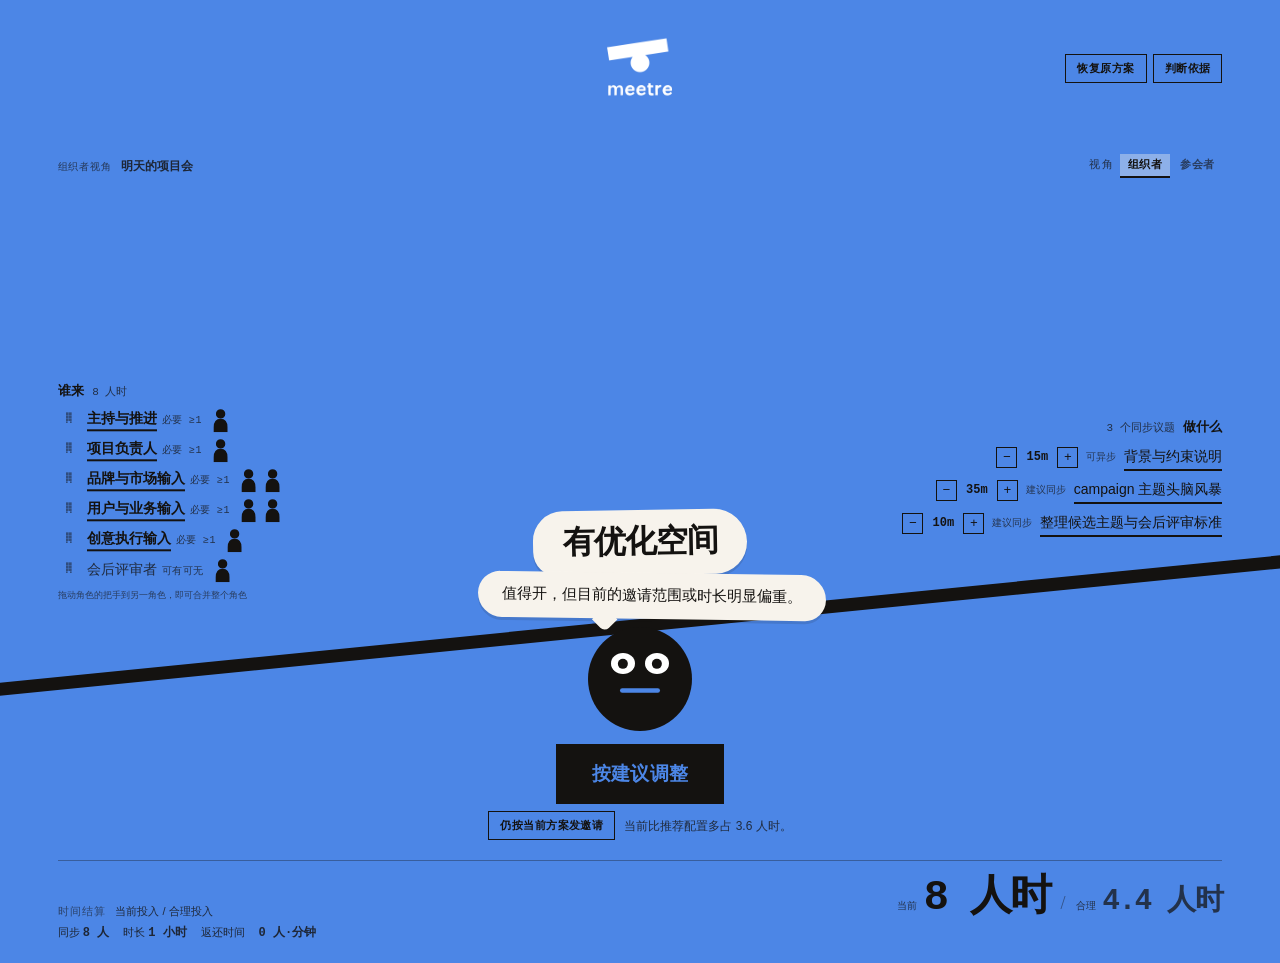
<file: demo/my-campaign-meeting.html>
<!doctype html>
<html lang="zh-CN">
<head>
  <meta charset="utf-8">
  <meta name="viewport" content="width=device-width, initial-scale=1">
  <meta name="theme-color" content="#4c86e6">
  <title>meetre</title>
  <style>
    /* ---------------- 基础与状态配色 ----------------
       四种底色都在黑色油墨字上达到 WCAG AA（对比度 ≥ 5.2:1）。
       人形图标只用 --ink / --paper 两种填色区分「必要 / 可有可无」，
       不再引入第五种色相，避免和四种状态底色打架。 */
    :root {
      --ink: #141210;
      --paper: #f7f3ec;
      --state: #4c86e6;
      --tilt: 0deg;
      --fulcrum: clamp(64px, 8.5vw, 104px);
      --beam: clamp(11px, 1.4dvh, 16px);
      --beam-overlap: clamp(2px, .32vw, 4px);
      --swing: 52px; /* 摆幅与两盘的下沉量都由 JS 按实测臂长覆盖 */
      --drop-left: 0px;
      --drop-right: 0px;
      --pad-x: clamp(18px, 4.5vw, 60px);
      --ease: cubic-bezier(.34, 1.4, .64, 1);
      --display: "Baskerville", "Songti SC", "STSong", serif;
      --body: "Avenir Next", "PingFang SC", "Hiragino Sans GB", sans-serif;
      --mono: "SFMono-Regular", "Menlo", monospace;
    }
    body[data-status="balanced"] { --state: #25a85c; }
    body[data-status="overweight"] { --state: #4c86e6; }
    body[data-status="async"] { --state: #ed7033; }
    body[data-status="underpowered"] { --state: #e25c48; }

    * { box-sizing: border-box; }
    /* .mine / .draft 用了 display:flex|block，必须让 hidden 仍然生效。 */
    [hidden] { display: none !important; }
    html, body { height: 100%; }
    body {
      margin: 0;
      color: var(--ink);
      background: var(--state);
      font-family: var(--body);
      line-height: 1.5;
      transition: background-color .7s ease;
      overflow-x: hidden;
      overflow-y: auto;
    }
    button, textarea { font: inherit; color: inherit; }
    button { cursor: pointer; }
    h1, h2, h3, p { margin: 0; }
    .label { font: 11px/1 var(--mono); letter-spacing: .11em; text-transform: uppercase; opacity: .72; }

    /* ---------------- 页面骨架：顶部输入，中段天平，底部结算 ----------------
       视觉路径是「先告诉我你是谁 → 看结论 → 调整方案 → 读时间账单」。天平不再贴住页面底边，
       由自身高度和顶部留白落在首屏约 3/5～2/3 的位置；内容增多时仍允许整页自然滚动。 */
    .page { display: flex; flex-direction: column; min-height: 100dvh; padding: clamp(16px, 3.2vh, 32px) var(--pad-x) 0; }
    .topbar { display: grid; grid-template-columns: 1fr auto 1fr; align-items: center; gap: 10px 14px; flex: none; }
    .topbar-spacer { display: block; }
    .logo { display: block; width: clamp(64px, 7vw, 80px); height: auto; justify-self: center; }
    .topbar-actions { display: flex; flex-wrap: wrap; align-items: center; justify-self: end; gap: 6px; }
    .ghost { padding: 6px 11px; border: 1.5px solid var(--ink); background: transparent; font: 600 11px var(--body); letter-spacing: .04em; white-space: nowrap; }
    .ghost:hover, .ghost:focus-visible { background: var(--ink); color: var(--state); outline: none; }

    /* 视角切换和「组织者视角 / 参会者视角」放在同一行，导航只保留页面级操作。 */
    .intake { display: flex; flex-direction: column; gap: clamp(9px, 1.4vh, 16px); flex: none; min-height: clamp(122px, 16vh, 156px); padding-top: clamp(26px, 5vh, 52px); }
    .perspective-row { display: flex; align-items: center; justify-content: space-between; gap: 14px; }
    .viewswitch { display: flex; align-items: center; gap: 2px; }
    .viewswitch .label { margin-right: 4px; }
    .viewswitch button { padding: 3px 8px 4px; border: 0; border-bottom: 2px solid transparent; background: transparent; font: 600 11px var(--body); letter-spacing: .04em; white-space: nowrap; opacity: .62; }
    .viewswitch button[aria-pressed="true"] { border-bottom-color: var(--ink); background: rgba(247, 243, 236, .38); opacity: 1; }
    .viewswitch button:focus-visible { outline: 2px solid var(--ink); outline-offset: 2px; }

    /* 主次：会议名和视角是输入上下文；结论 h1 只在天平支点上方出现一次。 */
    .eyebrow { display: flex; align-items: baseline; gap: 9px; font-size: 12px; opacity: .82; }
    .eyebrow b { font-weight: 700; }
    .eyebrow span { font: 10px var(--mono); letter-spacing: .09em; text-transform: uppercase; opacity: .8; }
    .caution { max-width: 64ch; padding-left: 10px; border-left: 3px solid var(--ink); font-size: 12px; }

    /* ---------------- 参会者视角：顶部两个输入 ----------------
       取消容器边框和内层卡片，让选择项像一行可编辑的标签；选中态用浅底 + 下沿强调。 */
    .mine { display: flex; flex-direction: column; gap: 7px; padding: 9px 0 10px; border-top: 1px solid rgba(20, 18, 16, .34); border-bottom: 1px solid rgba(20, 18, 16, .34); }
    .mine-facts { font: 11px var(--mono); letter-spacing: .02em; opacity: .78; }
    .mine-controls { display: flex; flex-wrap: wrap; align-items: center; gap: 5px 10px; }
    .mine-options { display: flex; flex-wrap: wrap; align-items: center; gap: 5px; }
    .mine-option { padding: 5px 10px 6px; border: 0; border-bottom: 2px solid transparent; border-radius: 999px; background: rgba(255, 255, 255, .14); font-size: 12px; opacity: .7; transition: background-color .2s ease, border-color .2s ease, opacity .2s ease; }
    .mine-option[aria-pressed="true"] { border-bottom-color: var(--ink); background: rgba(247, 243, 236, .58); opacity: 1; font-weight: 700; }
    /* 必要角色底线关掉的那几档要看得出「存在但此刻不成立」：删除线比单纯变淡更明确，
       否则它和普通的未选中项长得一样，用户会以为自己点不动是页面坏了。 */
    .mine-option:disabled { opacity: .4; text-decoration: line-through; cursor: not-allowed; }
    .mine-option:focus-visible { outline: 2px solid var(--ink); outline-offset: 2px; }

    /* ---------------- 底部时间结算 ---------------- */
    .settlement { display: grid; grid-template-columns: minmax(0, 1fr) auto; align-items: end; gap: 5px 20px; margin-top: auto; padding: clamp(10px, 1.8vh, 17px) 0 clamp(14px, 2.4vh, 24px); border-top: 1px solid rgba(20, 18, 16, .34); }
    .settlement-heading { display: flex; flex-wrap: wrap; align-items: baseline; gap: 9px; font-size: 11px; opacity: .78; }
    .settlement-values { display: flex; align-items: baseline; gap: 10px; text-align: right; }
    .settlement-metric { display: flex; align-items: baseline; gap: 7px; }
    .settlement-metric small { font: 10px var(--mono); opacity: .72; }
    .settlement-metric b { font: 700 clamp(24px, 3.5vw, 42px)/1 var(--mono); letter-spacing: -.045em; }
    .settlement-metric-target b { font-size: clamp(18px, 2.5vw, 29px); opacity: .72; }
    .settlement-divider { font: 400 18px var(--display); opacity: .45; }
    .facts { grid-column: 1 / -1; display: flex; flex-wrap: wrap; gap: 6px 14px; font-size: 11px; opacity: .82; }
    .facts span { white-space: nowrap; }
    .facts b { font: 700 12px var(--mono); }

    /* ---------------- 天平：落在页面中段，两盘内容随倾角平移 ----------------
       角度只写在 --tilt 上；两盘用 --drop-* 做垂直位移，文字始终保持水平。
       --swing 是梁端在最大倾角下的垂直行程，两盘靠它预留出不会互相压住的间距。
       两盘在 flow 里贴着同一条基线，再各自向下平移 (swing + sign·sin·reach)，
       平移量恒 ≥ 0，内容永远不会压到梁上。 */
    /* 顶部留白把支点落在首屏约 3/5～2/3；盘面与圆形支点顶部的空间仍要容纳最大摆幅。
       横向裁到页面边缘，纵向多留出倾斜梁低端的空间，避免左/右端在容器底部被截掉。 */
    .scale { flex: none; position: relative; min-height: clamp(290px, 35dvh, 360px); margin: clamp(28px, 5vh, 52px) calc(var(--pad-x) * -1) 0; padding: 0 var(--pad-x); overflow-x: clip; overflow-y: visible; clip-path: inset(-160px 0 -160px 0); }
    .trays { display: grid; grid-template-columns: 1fr 1fr; gap: calc(var(--fulcrum) + 4vw); align-items: end; min-height: clamp(290px, 35dvh, 360px); padding-bottom: calc(var(--fulcrum) - var(--beam-overlap) + var(--swing) * 2 + 10px); }
    .tray { display: flex; flex-direction: column; gap: 8px; min-width: 0; transition: transform .75s var(--ease); }
    .tray-left { align-items: flex-start; transform: translateY(var(--drop-left)); }
    .tray-right { align-items: flex-end; text-align: right; transform: translateY(var(--drop-right)); }
    .tray-head { display: flex; align-items: baseline; gap: 8px; }
    .tray-head b { font: 700 13px var(--body); letter-spacing: .02em; }
    .tray-head span { font: 11px var(--mono); opacity: .74; }
    .tray-body { display: flex; flex-direction: column; gap: 6px; width: 100%; }
    .tray-right .tray-body { align-items: flex-end; }

    /* ---------------- 角色行 ----------------
       一人一个人形图标，点击循环 会议中 → 异步知会 → 无需参与。
       实心 = 会议中，描边 = 异步知会，虚线淡出 = 无需参与。
       必要角色的名字加下划线，可有可无的角色名字淡一档：不靠色相区分，
       因为底色本身就在变，色相会被状态色吃掉。 */
    .role { display: flex; align-items: center; gap: 9px; flex-wrap: wrap; }
    .role-name { display: inline-flex; align-items: baseline; gap: 5px; font-size: 14px; }
    .role[data-need="required"] .role-name b { font-weight: 700; border-bottom: 2px solid var(--ink); }
    .role[data-need="optional"] .role-name b { font-weight: 400; opacity: .78; }
    .role-need { font: 10px var(--mono); letter-spacing: .05em; opacity: .72; white-space: nowrap; }
    .seats { display: flex; align-items: flex-end; gap: 4px; }
    .seat { width: 20px; height: 24px; padding: 0; border: 0; background: transparent; line-height: 0; transition: transform .25s var(--ease); }
    .seat:hover { transform: translateY(-3px); }
    .seat:focus-visible { outline: 2px solid var(--ink); outline-offset: 2px; }
    .seat svg { display: block; width: 100%; height: 100%; }
    .seat .body { fill: var(--ink); stroke: var(--ink); stroke-width: 1.6; }
    .seat[data-bucket="asyncCount"] .body { fill: none; }
    .seat[data-bucket="excludedCount"] .body { fill: none; stroke-dasharray: 2.4 2.2; opacity: .52; }
    /* 合并出来的人：一个人兼多个角色，画一个人形并叠一枚角色计数徽标。 */
    .seat .badge { fill: var(--ink); }
    .seat .badge-text { fill: var(--state); font: 700 7px var(--mono); }

    /* 合并 / 拆分：⠿ 是可抓取的空间把手。拖动和「点把手、再点目标」共用高亮目标，
       鼠标、触控与键盘看到的是同一个模型。 */
    .merge-handle { flex: none; width: 20px; height: 23px; padding: 0; border: 1.5px solid transparent; background: transparent;
      font: 700 16px/1 var(--mono); opacity: .48; cursor: grab; touch-action: none; }
    .merge-handle:hover, .merge-handle:focus-visible { border-color: var(--ink); opacity: 1; outline: none; }
    .merge-handle:active { cursor: grabbing; }
    .role[data-merge-target="true"] { outline: 2px dashed var(--ink); outline-offset: 4px; background: rgba(255, 255, 255, .18); }
    .merge-split { padding: 2px 7px; border: 1.5px solid var(--ink); background: transparent; font: 600 10px var(--body); }
    .merge-split:hover, .merge-split:focus-visible { background: var(--ink); color: var(--state); outline: none; }
    .role-merged-into { display: flex; align-items: baseline; gap: 6px; font-size: 12px; opacity: .82; }
    .role-merged-into s { text-decoration-thickness: 1.5px; }
    .merge-hint { max-width: 40ch; font: 9px/1.35 var(--mono); opacity: .62; }

    /* ---------------- 议题行 ----------------
       点标题切同步/异步，行内步进器调分钟。 */
    .topic { display: flex; align-items: center; gap: 8px; max-width: 100%; }
    .topic-name { padding: 2px 0; border: 0; border-bottom: 2px solid var(--ink); background: transparent; font-size: 14px; text-align: right; white-space: nowrap; overflow: hidden; text-overflow: ellipsis; }
    .topic-name:focus-visible { outline: 2px solid var(--ink); outline-offset: 2px; }
    .topic[data-mode="async"] .topic-name { border-bottom-style: dotted; border-bottom-width: 1.5px; opacity: .58; text-decoration: line-through; }
    .topic-lock { font: 10px var(--mono); opacity: .68; white-space: nowrap; }
    .minutes { display: flex; align-items: center; gap: 1px; }
    .minutes b { min-width: 38px; font: 700 12px var(--mono); text-align: center; }
    .step { width: 21px; height: 21px; padding: 0; border: 1.5px solid var(--ink); background: transparent; font: 13px/1 var(--mono); }
    .step:hover:not(:disabled) { background: var(--ink); color: var(--state); }
    .step:disabled { opacity: .28; cursor: not-allowed; }
    .step:focus-visible { outline: 2px solid var(--ink); outline-offset: 2px; }

    /* 诊断标题和解释是支点接连说出的对白：无边框、留足呼吸，用柔和阴影分开层次。 */
    .diagnosis-bubbles { position: absolute; left: 50%; bottom: calc(var(--fulcrum) + 8px); z-index: 3; display: flex; flex-direction: column; align-items: center; width: min(62vw, 430px); transform: translateX(-50%); }
    .diagnosis-bubble { position: relative; width: fit-content; max-width: 100%; background: var(--paper); box-shadow: 0 3px 0 rgba(20, 18, 16, .12); }
    .diagnosis-title-bubble { padding: 14px 30px 16px; border-radius: 30px 34px 32px 25px; transform: rotate(-1deg); }
    .diagnosis-title-bubble h1 { position: relative; z-index: 1; max-width: 100%; font: 700 clamp(18px, 2.8vw, 32px)/1.08 var(--body); letter-spacing: -.035em; text-align: center; text-wrap: balance; }
    .diagnosis-copy-bubble { margin-top: -1px; padding: 11px 24px 13px; border-radius: 27px 31px 26px 30px; transform: translateX(12px) rotate(.8deg); }
    .diagnosis-copy-bubble::before { content: ""; position: absolute; top: -8px; left: 27%; width: 11px; height: 11px; border-radius: 50%; background: var(--paper); }
    .diagnosis-copy-bubble::after { content: ""; position: absolute; left: 34%; bottom: -10px; width: 18px; height: 18px; border-radius: 0 0 6px 0; background: var(--paper); box-shadow: 3px 3px 0 rgba(20, 18, 16, .12); transform: rotate(45deg); }
    .diagnosis-copy-bubble .verdict { position: relative; z-index: 1; max-width: 42ch; font: 500 clamp(12px, 1.2vw, 15px)/1.45 var(--body); text-align: center; text-wrap: balance; }

    /* 梁比可视区更宽，倾斜后两端仍越出画面；梁线向下压入圆形一点点，但不越过梁线的上沿。 */
    .beam { position: absolute; left: -24%; right: -24%; bottom: calc(var(--fulcrum) - var(--beam-overlap)); height: var(--beam); background: var(--ink); transform: rotate(var(--tilt)); transform-origin: 50% 50%; transition: transform .75s var(--ease); }
    .fulcrum { --look-x: 0px; --look-y: 0px; position: absolute; left: 50%; bottom: 0; width: var(--fulcrum); height: var(--fulcrum); border-radius: 50%; background: var(--ink); transform: translateX(-50%); }
    .face-eye { position: absolute; top: 25%; width: 23%; height: 20%; border-radius: 50%; background: #fff; overflow: hidden; }
    .face-eye-left { left: 22%; }
    .face-eye-right { right: 22%; }
    .face-pupil { position: absolute; left: 50%; top: 50%; width: 43%; aspect-ratio: 1; border-radius: 50%; background: var(--ink); transform: translate(calc(-50% + var(--look-x)), calc(-50% + var(--look-y))); transition: transform .16s cubic-bezier(.22, .8, .3, 1); }
    /* 三种嘴形共用统一的圆头笔画，只切换透明度，避免边缘变尖或状态切换跳变。 */
    .face-mouth { position: absolute; left: 50%; top: 49%; width: 48%; height: 24%; overflow: visible; transform: translateX(-50%); }
    .face-mouth path { fill: none; stroke: var(--state); stroke-width: 4.5; stroke-linecap: round; stroke-linejoin: round; transition: opacity .55s var(--ease), stroke .7s ease; }
    .mouth-neutral { opacity: 1; }
    .mouth-smile, .mouth-frown { opacity: 0; }
    body[data-status="balanced"] .mouth-neutral { opacity: 0; }
    body[data-status="balanced"] .mouth-smile { opacity: 1; }
    body[data-status="underpowered"] .mouth-neutral { opacity: 0; }
    body[data-status="underpowered"] .mouth-frown { opacity: 1; }

    /* ---------------- Next step：表情圆形正下方的动作 ---------------- */
    .next { flex: none; padding: clamp(8px, 1.4vh, 14px) 0 clamp(14px, 2.2vh, 22px); }
    .next-row { display: flex; flex-direction: column; align-items: center; gap: 7px; }
    .next-secondary { display: flex; flex-wrap: wrap; align-items: center; justify-content: center; gap: 9px; }
    .cta { padding: clamp(12px, 1.7vh, 17px) clamp(20px, 3vw, 34px); border: 2px solid var(--ink); background: var(--ink); color: var(--state); font: 700 clamp(14px, 1.7vw, 19px) var(--body); letter-spacing: .01em; transition: transform .2s var(--ease); }
    .cta:hover, .cta:focus-visible { transform: translateY(-2px); outline: none; }
    .cta-note { font-size: 12px; opacity: .78; }
    .draft { width: min(640px, 100%); margin: 11px auto 0; }
    .draft textarea { display: block; width: min(640px, 100%); min-height: 118px; padding: 12px; border: 1.5px solid var(--ink); background: rgba(255, 255, 255, .82); resize: vertical; font: 13px/1.6 var(--body); }
    .draft-actions { display: flex; flex-wrap: wrap; gap: 6px; margin-top: 7px; }

    /* ---------------- 详情浮层：证据、原始对比、导入 ---------------- */
    .sheet { position: fixed; inset: 0; z-index: 20; display: none; padding: clamp(16px, 4vh, 44px) var(--pad-x); background: var(--state); overflow-y: auto; }
    .sheet[data-open="true"] { display: block; }
    .sheet-inner { width: min(880px, 100%); margin: 0 auto; }
    .sheet h2 { font: 700 clamp(24px, 3.4vw, 38px) var(--display); letter-spacing: -.03em; }
    .sheet-close { position: sticky; top: 0; float: right; }
    .block { margin-top: clamp(18px, 3vh, 30px); padding-top: 14px; border-top: 1.5px solid var(--ink); }
    .block h3 { margin-bottom: 9px; font: 700 12px var(--body); letter-spacing: .05em; text-transform: uppercase; }
    .evidence { display: grid; grid-template-columns: 1fr 1fr; gap: clamp(14px, 2.6vw, 30px); }
    .evidence ul { margin: 0; padding-left: 17px; font-size: 13px; }
    .evidence li { margin-bottom: 6px; }
    .evidence li[data-weight="3"] { font-weight: 700; }
    .compare { display: grid; grid-template-columns: repeat(auto-fit, minmax(150px, 1fr)); gap: 12px; font-size: 13px; }
    .compare div { padding: 10px; border: 1.5px solid var(--ink); }
    .compare small { display: block; font: 10px var(--mono); letter-spacing: .09em; text-transform: uppercase; opacity: .72; }
    .compare b { display: block; margin-top: 4px; font: 700 15px var(--mono); }
    .rules { max-width: 62ch; font-size: 13px; }
    .import textarea { display: block; width: 100%; min-height: 96px; padding: 10px; border: 1.5px solid var(--ink); background: rgba(255, 255, 255, .82); resize: vertical; font: 11px/1.5 var(--mono); }
    .error { display: none; margin-top: 8px; padding: 8px 10px; border: 1.5px solid var(--ink); background: rgba(255, 255, 255, .82); font-size: 12px; }
    .foot { margin-top: clamp(18px, 3vh, 30px); padding-top: 12px; border-top: 1.5px solid var(--ink); font: 10px var(--mono); letter-spacing: .05em; opacity: .74; }

    @media (max-width: 900px) {
      .settlement { grid-template-columns: 1fr; }
      .settlement-values { justify-self: start; text-align: left; }
    }
    @media (max-width: 720px) {
      .trays { grid-template-columns: 1fr 1fr; gap: calc(var(--fulcrum) + 10px); }
      .perspective-row { align-items: flex-start; flex-direction: column; gap: 8px; }
      .role-need, .topic-lock { display: none; }
      .evidence { grid-template-columns: 1fr; }
    }
    /* 整页滚动现在是基础行为（见 styles.css / .page 的 min-height），窄屏只需要缩字号。 */
    @media (max-width: 480px) {
      .intake { min-height: clamp(112px, 17vh, 146px); padding-top: 23px; }
      .eyebrow { flex-wrap: wrap; gap: 4px 8px; }
      .viewswitch { align-self: flex-start; }
      /* 窄屏的两盘会逼近支点：两颗气泡都收进中间留白，解释多换几行也不盖住议题。 */
      .diagnosis-bubbles { width: 72px; }
      .diagnosis-title-bubble { width: 72px; padding: 8px 6px 9px; border-radius: 22px 24px 23px 19px; }
      .diagnosis-title-bubble h1 { font-size: 15px; line-height: 1.1; text-wrap: wrap; }
      .diagnosis-copy-bubble { width: 72px; padding: 8px 5px 9px; border-radius: 21px 24px 22px 23px; transform: translateX(0) rotate(.8deg); }
      .diagnosis-copy-bubble .verdict { font-size: 11px; line-height: 1.35; text-wrap: wrap; }
      .role-name { font-size: 12.5px; }
      .topic-name { font-size: 12.5px; }
      .seat { width: 17px; height: 21px; }
      .merge-handle { width: 17px; }
    }
    @media (prefers-reduced-motion: reduce) {
      *, *::before, *::after { transition-duration: .01ms !important; animation-duration: .01ms !important; }
    }
  </style>
</head>
<body data-status="overweight" data-view="organizer">
  <main class="page">
    <header class="topbar">
      <span class="topbar-spacer" aria-hidden="true"></span>
      <img class="logo" src="[data-uri]" alt="meetre">
      <div class="topbar-actions">
        <button class="ghost" id="resetButton" type="button">恢复原方案</button>
        <button class="ghost" id="detailsButton" type="button" aria-expanded="false">判断依据</button>
      </div>
    </header>

    <section class="intake" aria-label="会议与参与方式">
      <div class="perspective-row">
        <p class="eyebrow"><span id="perspectiveTag">组织者视角</span><b id="meetingTitle">—</b></p>
        <div class="viewswitch" role="group" aria-label="切换评估视角">
          <span class="label">视角</span>
          <button type="button" data-perspective="organizer" aria-pressed="true">组织者</button>
          <button type="button" data-perspective="attendee" aria-pressed="false">参会者</button>
        </div>
      </div>

      <!-- 参会者先填身份与贡献，结论和操作都会据此更新；这里不做卡片套卡片。 -->
      <div class="mine" id="mineRow" hidden>
        <div class="mine-controls">
          <span class="label">我的角色</span>
          <span class="mine-options" id="mineRoles"></span>
        </div>
        <div class="mine-controls">
          <span class="label">我的贡献</span>
          <span class="mine-options">
            <button class="mine-option" type="button" data-contribution="decide" aria-pressed="false">现场决定或对齐分歧</button>
            <button class="mine-option" type="button" data-contribution="input" aria-pressed="false">提供信息或材料</button>
            <button class="mine-option" type="button" data-contribution="receive" aria-pressed="false">只需要知道结论</button>
          </span>
        </div>
        <p class="mine-facts" id="mineFacts" aria-live="polite">—</p>
      </div>
      <p class="caution" id="cautionLine" hidden></p>
    </section>

    <section class="scale" id="scale" aria-label="会议天平">
      <div class="trays">
        <div class="tray tray-left">
          <div class="tray-head"><b>谁来</b><span id="leftCaption">—</span></div>
          <div class="tray-body" id="roleTray"></div>
          <p class="merge-hint" id="mergeHint" aria-live="polite">拖动角色的把手到另一角色，即可合并整个角色</p>
        </div>
        <div class="tray tray-right">
          <div class="tray-head"><span id="rightCaption">—</span><b>做什么</b></div>
          <div class="tray-body" id="topicTray"></div>
        </div>
      </div>
      <!-- 诊断标题和解释是支点接连说出的两句对白，保留 h1 语义。 -->
      <div class="diagnosis-bubbles">
        <div class="diagnosis-bubble diagnosis-title-bubble">
          <h1 id="headline">—</h1>
        </div>
        <div class="diagnosis-bubble diagnosis-copy-bubble">
          <p class="verdict" id="statusLine" aria-live="polite">—</p>
        </div>
      </div>
      <div class="beam" id="beam" aria-hidden="true"></div>
      <!-- 支点也是这台秤的表情：眼珠跟随鼠标/当前操作侧，平衡时露出笑脸。 -->
      <div class="fulcrum" id="fulcrum" aria-hidden="true">
        <span class="face-eye face-eye-left"><span class="face-pupil"></span></span>
        <span class="face-eye face-eye-right"><span class="face-pupil"></span></span>
        <svg class="face-mouth" viewBox="0 0 48 24" aria-hidden="true" focusable="false">
          <path class="mouth-neutral" d="M7 12H41"></path>
          <path class="mouth-smile" d="M7 8C13 18 35 18 41 8"></path>
          <path class="mouth-frown" d="M7 16C13 6 35 6 41 16"></path>
        </svg>
      </div>
    </section>

    <section class="next">
      <div class="next-row">
        <button class="cta" id="ctaButton" type="button">—</button>
        <div class="next-secondary">
          <button class="ghost" id="ctaAlternate" type="button" hidden></button>
          <span class="cta-note" id="ctaNote"></span>
        </div>
      </div>
      <div class="draft" id="draftBox" hidden>
        <textarea id="draftText" aria-label="可编辑的文案草稿"></textarea>
        <div class="draft-actions">
          <button class="ghost" id="copyDraftButton" type="button">复制</button>
          <button class="ghost" id="reviewButton" type="button">带回 Agent 复评</button>
          <button class="ghost" id="closeDraftButton" type="button">收起</button>
        </div>
      </div>
    </section>

    <section class="settlement" aria-label="时间结算">
      <div class="settlement-heading">
        <span class="label">时间结算</span>
        <span>当前投入 <span aria-hidden="true">/</span> 合理投入</span>
      </div>
      <div class="settlement-values" aria-label="当前投入与合理投入">
        <span class="settlement-metric"><small>当前</small><b id="metricCost">—</b></span>
        <span class="settlement-divider" aria-hidden="true">/</span>
        <span class="settlement-metric settlement-metric-target"><small>合理</small><b id="metricBudget">—</b></span>
      </div>
      <p class="facts">
        <span>同步 <b id="metricPeople">—</b></span>
        <span>时长 <b id="metricDuration">—</b></span>
        <span id="metricSavedLabel">返还时间</span><span><b id="metricSaved">—</b></span>
      </p>
    </section>
  </main>

  <!-- 人形座位：实心=会议中，描边=异步知会，虚线=无需参与；徽标数字=这个人兼几个角色。 -->
  <template id="seatTemplate">
    <svg viewBox="0 0 20 24" aria-hidden="true" focusable="false">
      <g class="body">
        <circle cx="9.6" cy="5.6" r="3.9"></circle>
        <path d="M9.6 11.2c-4.3 0-6.1 3-6.1 7.8v4.2h12.2v-4.2c0-4.8-1.8-7.8-6.1-7.8z"></path>
      </g>
      <g class="badge-group">
        <circle class="badge" cx="16.4" cy="4.6" r="4.4"></circle>
        <text class="badge-text" x="16.4" y="7.1" text-anchor="middle">2</text>
      </g>
    </svg>
  </template>

  <aside class="sheet" id="sheet" data-open="false" aria-labelledby="sheetHeading">
    <div class="sheet-inner">
      <button class="ghost sheet-close" id="sheetClose" type="button">关闭</button>
      <div class="label">判断依据</div>
      <h2 id="sheetHeading">为什么这样称</h2>
      <div class="block">
        <h3>Agent 的结论</h3>
        <p class="rules"><b id="verdictKind">—</b><span id="verdictSummary"></span></p>
        <p class="rules" id="recommendationWhy" style="margin-top:8px"></p>
      </div>
      <div class="block evidence">
        <div><h3>为什么值得同步</h3><ul id="evidenceFor"></ul></div>
        <div><h3>为什么不该这么重</h3><ul id="evidenceAgainst"></ul></div>
      </div>
      <div class="block">
        <h3>原始 / 推荐 / 当前</h3>
        <div class="compare">
          <div><small>原始会议</small><b id="originalPlan">—</b><span id="originalCost"></span></div>
          <div><small>AI 推荐</small><b id="recommendedPlan">—</b><span id="recommendedCost"></span></div>
          <div><small>你的当前方案</small><b id="currentPlan">—</b><span id="currentCostText"></span></div>
        </div>
      </div>
      <div class="block">
        <h3>会议目的</h3>
        <p class="rules" id="meetingPurpose">—</p>
      </div>
      <div class="block">
        <h3>结果影响</h3>
        <p class="rules"><b id="meetingOutcome">—</b><span id="outcomeReason"></span></p>
      </div>
      <div class="block">
        <h3>规则公开</h3>
        <p class="rules">必要角色不能被“优化”掉；必须同步的议题不能被假装成异步；异步阅读时间照样计入成本。合并角色只是承认“一个人兼多个角色”，被合并角色的底线仍然要由兼任的人满足。天平只重新计算你的配置，不会偷偷改写 Agent 的结论。</p>
      </div>
      <div class="block import">
        <h3>导入 Agent 秤票</h3>
        <textarea id="jsonInput" placeholder="把任意兼容 Agent 返回的 Result Schema v1 JSON 粘贴到这里"></textarea>
        <div class="draft-actions"><button class="ghost" id="importButton" type="button">导入并重新称重</button></div>
        <div class="error" id="importError" role="alert"></div>
      </div>
      <p class="foot">meetre 是建议，不是行政命令。判断由你的 Agent 完成，称重由这个页面在本地完成。</p>
    </div>
  </aside>

  <script id="meeting-data" type="application/json">eyJzY2hlbWFWZXJzaW9uIjoxLCJwZXJzcGVjdGl2ZSI6Im9yZ2FuaXplciIsIm1lZXRpbmciOnsidGl0bGUiOiLmmI7lpKnnmoTpobnnm67kvJoiLCJwdXJwb3NlIjoi5Zu057uV5LiL5LiA5qyhIGNhbXBhaWduIOi/[base64]/[base64]/[base64]/[base64]/otKPkuroiLCJvcmlnaW5hbENvdW50IjoxLCJzeW5jQ291bnQiOjEsImFzeW5jQ291bnQiOjAsImV4Y2x1ZGVkQ291bnQiOjAsInJlcXVpcmVkTWluIjoxLCJ3aHkiOiLmj5Dkvpvnm67moIfjgIHnuqbmnZ/[base64]/5YWN5Y+q5LuO5YaF6YOo6KeG6KeS5Y+R5pWjIn0seyJpZCI6ImNyZWF0aXZlLWlucHV0IiwibGFiZWwiOiLliJvmhI/miafooYzovpPlhaUiLCJvcmlnaW5hbENvdW50IjoxLCJzeW5jQ291bnQiOjEsImFzeW5jQ291bnQiOjAsImV4Y2x1ZGVkQ291bnQiOjAsInJlcXVpcmVkTWluIjoxLCJ3aHkiOiLliKTmlq3lgJnpgInkuLvpopjmmK/lkKbmnInlj6/[base64]/[base64]/lrozmiJDlj5HmlaPkuI7mlbTnkIbvvJvkv53nlZnog73mlLnlj5jkuLvpopjotKjph4/nmoQgNSDkuKrmoLjlv4Pop5LoibLvvIzlhbbkvZnkurrkvJrlkI7or4TlrqHjgIIifSwiYXR0ZW5kZWVQbGFuIjpudWxsfQ==</script>
  <script>
    (() => {
      "use strict";
      /* ---------------- 常量与格式化 ---------------- */
      const BUCKETS = ["syncCount", "asyncCount", "excludedCount"];
      const BUCKET_LABELS = { syncCount: "会议中", asyncCount: "异步知会", excludedCount: "无需参与" };
      const VERDICT_LABELS = { keep: "值得开", shrink: "瘦身后开", async: "改为异步", clarify: "先别开" };
      const STATUS_TITLES = {
        balanced: "可以开",
        overweight: "有优化空间",
        async: "建议异步沟通",
        underpowered: "调过头了"
      };
      /* 参会者关心的不是「这场会该不该开」，而是「我该用哪种方式参与」，
         所以两个视角的大标题问的是两个不同的问题。

         方式只有三种：到场、会前书面给输入、会后接收结论。刻意不提供「只参加相关议题」——
         中途进出会打乱会议节奏，现实里也几乎没人真的执行。
         判断由两个输入推导：我是哪些角色（决定必要底线），我的贡献能不能只用文字表达。 */
      const CONTRIBUTION_LABELS = { decide: "现场决定或对齐分歧", input: "提供信息或材料", receive: "只需要知道结论" };
      const PLAN_BY_CONTRIBUTION = { decide: "attend", input: "before", receive: "after" };
      const PLAN_TITLES = { attend: "你需要到场", before: "会前给输入就够了", after: "会后接收结论就够了" };
      // Agent 的 recommendedMode 只给「我的贡献」一个初值；同时兼容改版前的四个旧值。
      const CONTRIBUTION_FROM_MODE = {
        attend: "decide", before: "input", after: "receive", clarify: "input",
        full: "decide", partial: "input", input_then_leave: "input", async: "receive"
      };
      const SYNC_LOCK_LABELS = { required: "必须同步", preferred: "建议同步", none: "可异步" };
      const OUTCOME_LABELS = { low: "局部", medium: "团队", high: "关键" };

      const $ = (id) => document.getElementById(id);
      const text = (element, value) => { element.textContent = value == null ? "" : String(value); };
      const clone = (value) => JSON.parse(JSON.stringify(value));
      const formatMinutes = (minutes) => {
        const rounded = Math.max(0, Math.round(minutes));
        if (rounded < 60) return `${rounded} 分钟`;
        const hours = Math.floor(rounded / 60);
        const rest = rounded % 60;
        return rest ? `${hours} 小时 ${rest} 分钟` : `${hours} 小时`;
      };
      /* 人时用一位小数收口。之前的「2 人时 20 人·分钟」两段式在大字号指标里过宽，
         而集体成本本来就是估算量，不需要精确到分钟。 */
      const formatPersonMinutes = (minutes) => {
        const rounded = Math.max(0, Math.round(minutes));
        if (rounded < 60) return `${rounded} 人·分钟`;
        const hours = rounded / 60;
        return `${hours % 1 === 0 ? hours : hours.toFixed(1)} 人时`;
      };
      const base64ToUtf8 = (value) => {
        const binary = atob(value);
        const bytes = Uint8Array.from(binary, (char) => char.charCodeAt(0));
        return new TextDecoder().decode(bytes);
      };
      const utf8ToBase64 = (value) => {
        const bytes = new TextEncoder().encode(value);
        let binary = "";
        bytes.forEach((byte) => { binary += String.fromCharCode(byte); });
        return btoa(binary);
      };
      const joinTitles = (items, fallback) => items.length ? items.map((item) => item.title).join("、") : fallback;
      const joinLabels = (roles, fallback) => roles.length ? roles.map((role) => role.label).join("、") : fallback;

      /* ---------------- Result Schema v1 结构校验 ----------------
         #data= hash 和粘贴框都是不可信入口，必须和 render_report.py 拒绝同样的东西，
         否则公平公约的底线规则可以被绕过。tests/browser_smoke.cjs 覆盖了十条拒绝路径。
         这里刻意写得密集：它是一份逐字段的规则清单，不是需要抽象的业务逻辑。 */
      function basicValidate(next) {
        const isObject = (value) => value && typeof value === "object" && !Array.isArray(value);
        const has = (object, key) => Object.prototype.hasOwnProperty.call(object, key);
        const fail = (path, message) => { throw new Error(`${path}: ${message}`); };
        const object = (value, path) => { if (!isObject(value)) fail(path, "必须是对象"); return value; };
        const string = (value, path, required = true, max = 700) => {
          if (typeof value !== "string" || (required && !value.trim())) fail(path, "必须是非空文本");
          if (value.length > max) fail(path, "文本过长");
          return value;
        };
        const integer = (value, path, min, max) => {
          if (!Number.isInteger(value) || value < min || value > max) fail(path, `必须是 ${min}..${max} 的整数`);
          return value;
        };
        const enumeration = (value, path, values) => { if (!values.includes(value)) fail(path, `必须是 ${values.join("、")} 之一`); return value; };
        const array = (value, path, min = 0, max = 12) => {
          if (!Array.isArray(value) || value.length < min || value.length > max) fail(path, `必须是 ${min}..${max} 项数组`);
          return value;
        };
        const ids = (value, path) => {
          const seen = new Set();
          array(value, path).forEach((id, index) => {
            string(id, `${path}[${index}]`, true, 32);
            if (!/^[a-z0-9][a-z0-9_-]{0,31}$/.test(id) || seen.has(id)) fail(`${path}[${index}]`, "id 无效或重复");
            seen.add(id);
          });
          return value;
        };
        if (!isObject(next) || next.schemaVersion !== 1) fail("result", "不是可识别的 Result Schema v1");
        enumeration(next.perspective, "perspective", ["organizer", "attendee"]);
        const meeting = object(next.meeting, "meeting");
        string(meeting.title, "meeting.title", true, 120); string(meeting.purpose, "meeting.purpose", true, 500); string(meeting.expectedOutcome, "meeting.expectedOutcome", false, 500);
        if (has(meeting, "outcomeLevel")) enumeration(meeting.outcomeLevel, "meeting.outcomeLevel", ["low", "medium", "high"]);
        if (has(meeting, "outcomeWhy")) string(meeting.outcomeWhy, "meeting.outcomeWhy", true, 300);
        integer(meeting.participants, "meeting.participants", 1, 100); integer(meeting.durationMinutes, "meeting.durationMinutes", 5, 480);
        const verdict = object(next.verdict, "verdict");
        enumeration(verdict.kind, "verdict.kind", ["keep", "shrink", "async", "clarify"]); enumeration(verdict.confidence, "verdict.confidence", ["low", "medium", "high"]); string(verdict.summary, "verdict.summary", true, 300);
        const evidence = object(next.evidence, "evidence");
        ["for", "against"].forEach((side) => array(evidence[side], `evidence.${side}`).forEach((item, index) => {
          const entry = object(item, `evidence.${side}[${index}]`); string(entry.label, `evidence.${side}[${index}].label`, true, 120); string(entry.detail, `evidence.${side}[${index}].detail`, true, 240); integer(entry.weight, `evidence.${side}[${index}].weight`, 1, 3);
        }));
        const roles = array(next.roles, "roles", 1); const roleIds = new Set();
        roles.forEach((role, index) => {
          const path = `roles[${index}]`; object(role, path); string(role.id, `${path}.id`, true, 32); if (!/^[a-z0-9][a-z0-9_-]{0,31}$/.test(role.id) || roleIds.has(role.id)) fail(`${path}.id`, "id 无效或重复"); roleIds.add(role.id);
          string(role.label, `${path}.label`, true, 80); string(role.why, `${path}.why`, true, 240); integer(role.originalCount, `${path}.originalCount`, 0, 100); integer(role.requiredMin, `${path}.requiredMin`, 0, 100);
          if (role.requiredMin > role.originalCount) fail(`${path}.requiredMin`, "不能超过 originalCount");
          BUCKETS.forEach((key) => integer(role[key], `${path}.${key}`, 0, 100));
          if (role.syncCount + role.asyncCount + role.excludedCount !== role.originalCount) fail(path, "三个当前人数必须合计为 originalCount");
        });
        if (roles.reduce((sum, role) => sum + role.originalCount, 0) !== meeting.participants) fail("roles", "originalCount 必须合计为 meeting.participants");
        const agenda = array(next.agenda, "agenda", 1); const agendaIds = new Set();
        agenda.forEach((item, index) => {
          const path = `agenda[${index}]`; object(item, path); string(item.id, `${path}.id`, true, 32); if (!/^[a-z0-9][a-z0-9_-]{0,31}$/.test(item.id) || agendaIds.has(item.id)) fail(`${path}.id`, "id 无效或重复"); agendaIds.add(item.id);
          string(item.title, `${path}.title`, true, 120); enumeration(item.type, `${path}.type`, ["decision", "resolve", "co_create", "update", "sensitive"]); enumeration(item.syncRequirement, `${path}.syncRequirement`, ["required", "preferred", "none"]); enumeration(item.mode, `${path}.mode`, ["sync", "async"]);
          integer(item.syncMinutes, `${path}.syncMinutes`, 0, 480); integer(item.asyncMinutes, `${path}.asyncMinutes`, 0, 120); integer(item.minSyncMinutes, `${path}.minSyncMinutes`, 5, 480); if (item.minSyncMinutes > item.syncMinutes) fail(`${path}.minSyncMinutes`, "不能超过 syncMinutes"); string(item.why, `${path}.why`, true, 240);
          ids(item.requiredRoleIds, `${path}.requiredRoleIds`).forEach((roleId) => { if (!roleIds.has(roleId)) fail(`${path}.requiredRoleIds`, `未知角色 ${roleId}`); });
        });
        if (agenda.filter((item) => item.mode === "sync").reduce((sum, item) => sum + item.syncMinutes, 0) !== meeting.durationMinutes) fail("agenda", "sync 模式议题分钟必须合计为 meeting.durationMinutes");
        const referenced = new Set(agenda.flatMap((item) => item.requiredRoleIds));
        roles.forEach((role, index) => { if (role.requiredMin > 0 && !referenced.has(role.id)) fail(`roles[${index}].requiredMin`, "正数 requiredMin 必须被议题引用"); });
        const recommendation = object(next.recommendation, "recommendation"); const roleSyncCounts = object(recommendation.roleSyncCounts, "recommendation.roleSyncCounts");
        Object.keys(roleSyncCounts).forEach((id) => { if (!roleIds.has(id)) fail("recommendation.roleSyncCounts", `未知角色 ${id}`); });
        roles.forEach((role) => { if (!has(roleSyncCounts, role.id)) fail("recommendation.roleSyncCounts", `缺少角色 ${role.id}`); integer(roleSyncCounts[role.id], `recommendation.roleSyncCounts.${role.id}`, 0, role.originalCount); });
        const agendaModes = object(recommendation.agendaModes, "recommendation.agendaModes"); const agendaMinutes = object(recommendation.agendaMinutes, "recommendation.agendaMinutes");
        Object.keys(agendaModes).forEach((id) => { if (!agendaIds.has(id)) fail("recommendation.agendaModes", `未知议题 ${id}`); }); Object.keys(agendaMinutes).forEach((id) => { if (!agendaIds.has(id)) fail("recommendation.agendaMinutes", `未知议题 ${id}`); });
        // 底线规则：required 议题不能被推荐成异步，同步时长不能低于最低有效时长。
        agenda.forEach((item) => { if (!has(agendaModes, item.id) || !has(agendaMinutes, item.id)) fail("recommendation", `缺少议题 ${item.id}`); enumeration(agendaModes[item.id], `recommendation.agendaModes.${item.id}`, ["sync", "async"]); integer(agendaMinutes[item.id], `recommendation.agendaMinutes.${item.id}`, 0, 480); if (item.syncRequirement === "required" && agendaModes[item.id] !== "sync") fail(`recommendation.agendaModes.${item.id}`, "required 议题必须保持同步"); if (agendaModes[item.id] === "sync" && agendaMinutes[item.id] < item.minSyncMinutes) fail(`recommendation.agendaMinutes.${item.id}`, "同步分钟不能低于 minSyncMinutes"); });
        roles.forEach((role) => { const needed = agenda.some((item) => agendaModes[item.id] === "sync" && item.requiredRoleIds.includes(role.id)); if (needed && roleSyncCounts[role.id] < role.requiredMin) fail(`recommendation.roleSyncCounts.${role.id}`, "不能低于推荐同步议题的 requiredMin"); });
        if (verdict.kind === "async" && agenda.some((item) => agendaModes[item.id] !== "async")) fail("recommendation.agendaModes", "async 处方不能推荐同步议题");
        string(recommendation.why, "recommendation.why", true, 300);
        if (next.perspective === "attendee") {
          const plan = object(next.attendeePlan, "attendeePlan"); if (!roleIds.has(plan.currentRoleId)) fail("attendeePlan.currentRoleId", "必须引用已声明角色"); string(plan.currentRoleId, "attendeePlan.currentRoleId", true, 32); ids(plan.relevantAgendaIds, "attendeePlan.relevantAgendaIds").forEach((id) => { if (!agendaIds.has(id)) fail("attendeePlan.relevantAgendaIds", `未知议题 ${id}`); }); enumeration(plan.recommendedMode, "attendeePlan.recommendedMode", Object.keys(CONTRIBUTION_FROM_MODE)); integer(plan.recommendedMinutes, "attendeePlan.recommendedMinutes", 0, 480); string(plan.message, "attendeePlan.message", true, 700);
        } else if (next.attendeePlan !== null) object(next.attendeePlan, "attendeePlan");
        return next;
      }

      /* ---------------- 数据装载 ---------------- */
      const loadEmbedded = () => basicValidate(JSON.parse(base64ToUtf8($("meeting-data").textContent.trim())));
      const loadHash = () => {
        const hash = window.location.hash;
        if (!hash.startsWith("#data=")) return null;
        try { return basicValidate(JSON.parse(base64ToUtf8(hash.slice(6)))); } catch (_) { return null; }
      };

      /* ---------------- 可变状态 ----------------
         view 是用户当前选的视角，可以和 data.perspective 不同：同一张秤票，
         组织者问「这场会该怎么开」，参会者问「我该不该来」。
         state.merges 记录「哪个角色整体并入另一个角色」：absorbed -> host。 */
      let data = loadHash() || loadEmbedded();
      const originalData = clone(data);
      let state = { roles: clone(data.roles), agenda: clone(data.agenda), merges: {} };
      let view = data.perspective === "attendee" ? "attendee" : "organizer";
      let myRoleIds = [defaultMyRoleId()];
      let myContribution = defaultContribution();
      let mergePickedRoleId = null;
      let mergeDraggingRoleId = null;
      let draftOpen = false;
      let draftKind = "message";
      let draftEdited = false; // 用户手动改过草稿后，配置变化不再覆盖它

      function defaultMyRoleId() {
        if (data.attendeePlan?.currentRoleId) return data.attendeePlan.currentRoleId;
        // 没有 attendeePlan 时假设提问的人来自人数最多的那个角色（通常是知会者这类大桶）。
        return data.roles.reduce((best, role) => (role.originalCount > best.originalCount ? role : best), data.roles[0]).id;
      }

      // Agent 建议的参与方式只是「我的贡献」的初值，用户随时可以自己改。
      function defaultContribution() {
        return CONTRIBUTION_FROM_MODE[data.attendeePlan?.recommendedMode] || "receive";
      }

      const roleById = (id) => state.roles.find((role) => role.id === id);
      const syncTopics = () => state.agenda.filter((item) => item.mode === "sync");
      const isMerged = (id) => Boolean(state.merges[id]);
      const isHost = (id) => Object.values(state.merges).includes(id);

      /* 被合并的角色不再单独占人头：那个人已经算在 host 里了。
         host 拿到一个 covers 列表，用来在人形图标上叠角色计数徽标。 */
      function effectiveRoles() {
        return state.roles.filter((role) => !isMerged(role.id)).map((role) => ({
          ...role,
          covers: state.roles.filter((other) => state.merges[other.id] === role.id).map((other) => other.id)
        }));
      }

      // 顺着合并关系找到真正出席的那个角色行。
      const hostRoleOf = (id) => roleById(state.merges[id] || id);

      /* 合并是角色级动作：源角色的整组人数一起并入宿主，不要求源角色只有 1 人。
         也不允许套娃（A 并入 B、B 再并入 C 会让 A 的宿主关系变得不清楚）。 */
      function mergeCandidates(roleId) {
        const role = roleById(roleId);
        if (!role || isHost(roleId)) return [];
        return state.roles.filter((other) => other.id !== roleId && !isMerged(other.id));
      }

      function setMerge(roleId, hostId) {
        if (!hostId) delete state.merges[roleId];
        else if (mergeCandidates(roleId).some((candidate) => candidate.id === hostId)) state.merges[roleId] = hostId;
        mergePickedRoleId = null;
        mergeDraggingRoleId = null;
        render();
      }

      const canMergeInto = (sourceId, hostId) => mergeCandidates(sourceId).some((role) => role.id === hostId);

      /* ---------------- 成本模型 ----------------
         同步成本 = 同步人数 × 同步议题分钟；异步成本 = 未排除人数 × 异步阅读分钟。 */
      function costOf(rolesView, agendaView) {
        const syncPeople = rolesView.reduce((sum, role) => sum + role.syncCount, 0);
        const asyncPeople = rolesView.reduce((sum, role) => sum + role.asyncCount, 0);
        const excludedPeople = rolesView.reduce((sum, role) => sum + role.excludedCount, 0);
        const asyncReaders = syncPeople + asyncPeople;
        const syncMinutes = agendaView.filter((item) => item.mode === "sync").reduce((sum, item) => sum + item.syncMinutes, 0);
        const asyncMinutes = agendaView.filter((item) => item.mode === "async").reduce((sum, item) => sum + item.asyncMinutes, 0);
        return { syncPeople, asyncPeople, excludedPeople, asyncReaders, syncMinutes, asyncMinutes, total: syncPeople * syncMinutes + asyncReaders * asyncMinutes };
      }

      // 把 recommendation 投影成同样形状的 roles/agenda，好让推荐和当前走同一套成本计算。
      function recommendedView() {
        const roles = data.roles.map((role) => {
          const syncCount = data.recommendation.roleSyncCounts[role.id] || 0;
          return { ...role, syncCount, asyncCount: role.originalCount - syncCount, excludedCount: 0 };
        });
        const agenda = data.agenda.map((item) => ({
          ...item,
          mode: data.recommendation.agendaModes[item.id],
          syncMinutes: data.recommendation.agendaMinutes[item.id]
        }));
        return { roles, agenda };
      }

      /* ---------------- 四种状态 ----------------
         状态由当前配置推导，不改写 Agent 的原始 verdict。 */
      function breaches() {
        const list = [];
        state.agenda.forEach((item) => {
          if (item.mode === "async" && item.syncRequirement === "required") list.push({ kind: "topic-async", item, text: `“${item.title}”必须实时完成，不能移出会议。` });
          if (item.mode === "sync" && item.syncMinutes < item.minSyncMinutes) list.push({ kind: "topic-short", item, text: `“${item.title}”低于最低有效时长 ${item.minSyncMinutes} 分钟。` });
          if (item.mode === "sync") item.requiredRoleIds.forEach((roleId) => {
            const declared = roleById(roleId);
            const host = hostRoleOf(roleId);
            // 合并后由兼任的人满足底线，所以比的是宿主的同步人数。
            if (!declared || !host || host.syncCount >= declared.requiredMin) return;
            const who = host.id === roleId ? `“${declared.label}”` : `“${declared.label}”（由“${host.label}”兼任）`;
            list.push({ kind: "role-short", role: declared, text: `${who}少于必要的 ${declared.requiredMin} 人。` });
          });
        });
        return list;
      }

      function cautions() {
        return state.agenda
          .filter((item) => item.mode === "async" && item.syncRequirement === "preferred")
          .map((item) => `“${item.title}”标记为建议同步，改成异步前请确认没有需要实时收敛的分歧。`);
      }

      function snapshot() {
        const roles = effectiveRoles();
        const cost = costOf(roles, state.agenda);
        const target = recommendedView();
        const targetCost = costOf(target.roles, target.agenda);
        // Agent 的推荐已经综合了会议结果、同步价值和必要角色；页面不再叠加隐藏倍率。
        const budgetCost = targetCost.total;
        const problems = breaches();
        const status = problems.length
          ? "underpowered"
          : !syncTopics().length
            ? "async"
            : cost.total > Math.max(1, budgetCost) * 1.15
              ? "overweight"
              : "balanced";
        const originalCost = data.meeting.participants * data.meeting.durationMinutes;
        return { roles, cost, targetCost, budgetCost, status, problems, cautions: cautions(), originalCost, saved: originalCost - cost.total, mine: myAssessment() };
      }

      /* ---------------- 参会者：我该用哪种方式参与 ----------------
         参会者要的不是全盘处方，而是一条能拿去回复的结论。 */
      function myTopics() {
        const plan = data.attendeePlan;
        const fromPlan = plan && myRoleIds.includes(plan.currentRoleId) ? plan.relevantAgendaIds : [];
        return syncTopics().filter((item) => item.requiredRoleIds.some((id) => myRoleIds.includes(id)) || fromPlan.includes(item.id));
      }

      /* 方式由两件事推导，不再让用户从四个选项里挑一个自己也说不清的组合：
         floor —— 议程是否把我列为必要角色，这是底线，压过自我评估；
         myContribution —— 我的贡献能不能只用文字表达。
         到场就意味着待完整场次：没有「只参加相关议题」这一档。 */
      function myAssessment() {
        const mineRoles = myRoleIds.map(roleById).filter(Boolean);
        const topics = myTopics();
        const required = topics.filter((item) => item.requiredRoleIds.some((id) => myRoleIds.includes(id) && (roleById(id)?.requiredMin || 0) > 0));
        const total = syncTopics().reduce((sum, item) => sum + item.syncMinutes, 0);
        const floor = required.length > 0;
        const plan = !syncTopics().length ? "after" : floor ? "attend" : PLAN_BY_CONTRIBUTION[myContribution];
        return { roles: mineRoles, topics, required, floor, plan, minutes: plan === "attend" ? total : 0, total, syncCount: syncTopics().length };
      }

      function myReason(mine) {
        if (mine.plan === "attend") {
          return mine.floor
            ? `“${joinTitles(mine.required, "")}”把你列为必要角色，缺你就得改期，全程约 ${formatMinutes(mine.total)}。`
            : `没有议题把你列为必要角色，但你要现场决定或对齐分歧，这件事只能在会上做，全程约 ${formatMinutes(mine.total)}。`;
        }
        if (mine.plan === "before") {
          const scope = mine.topics.length ? `“${joinTitles(mine.topics, "")}”` : "议程";
          return `你对${scope}的贡献是信息和材料，写成文字在会前发出就行，省下你这边 ${formatMinutes(mine.total)}。`;
        }
        return `没有议题需要${joinLabels(mine.roles, "你的角色")}现场表态，等一份结论就够了，省下你这边 ${formatMinutes(mine.total)}。`;
      }

      /* ---------------- 配置变更 ----------------
         座位人形循环 会议中 → 异步知会 → 无需参与 → 会议中，counts 始终是唯一真相。 */
      function cycleSeat(roleId, bucket) {
        const role = roleById(roleId);
        if (!role || role[bucket] <= 0) return;
        const next = BUCKETS[(BUCKETS.indexOf(bucket) + 1) % BUCKETS.length];
        role[bucket] -= 1;
        role[next] += 1;
        render();
      }

      function toggleTopic(item) {
        item.mode = item.mode === "sync" ? "async" : "sync";
        if (item.mode === "sync" && item.syncMinutes < item.minSyncMinutes) item.syncMinutes = item.minSyncMinutes;
        render();
      }

      function stepMinutes(item, direction) {
        const key = item.mode === "sync" ? "syncMinutes" : "asyncMinutes";
        const min = item.mode === "sync" ? item.minSyncMinutes : 5;
        const max = item.mode === "sync" ? 480 : 120;
        const current = item[key];
        const next = direction < 0 ? Math.ceil(current / 5) * 5 - 5 : Math.floor(current / 5) * 5 + 5;
        item[key] = Math.min(max, Math.max(min, next));
        render();
      }

      function applyRecommendation() {
        const target = recommendedView();
        state = { roles: clone(target.roles), agenda: clone(target.agenda), merges: state.merges };
        closeDraft();
        render();
      }

      function resetPlan() {
        data = clone(originalData);
        state = { roles: clone(originalData.roles), agenda: clone(originalData.agenda), merges: {} };
        mergePickedRoleId = null;
        mergeDraggingRoleId = null;
        myRoleIds = [defaultMyRoleId()];
        myContribution = defaultContribution();
        closeDraft();
        render();
      }

      // 把破了底线的地方修回最低要求：先从异步知会取人，再从无需参与取人。
      function repairBreaches() {
        state.agenda.forEach((item) => {
          if (item.mode === "async" && item.syncRequirement === "required") item.mode = "sync";
          if (item.mode === "sync" && item.syncMinutes < item.minSyncMinutes) item.syncMinutes = item.minSyncMinutes;
        });
        syncTopics().forEach((item) => item.requiredRoleIds.forEach((roleId) => {
          const declared = roleById(roleId);
          const host = hostRoleOf(roleId);
          if (!declared || !host) return;
          while (host.syncCount < declared.requiredMin && (host.asyncCount > 0 || host.excludedCount > 0)) {
            const from = host.asyncCount > 0 ? "asyncCount" : "excludedCount";
            host[from] -= 1;
            host.syncCount += 1;
          }
        }));
        closeDraft();
        render();
      }

      /* 参会者的「按我的方式落地」：把自己的角色移到对应的桶里。
         到场 → 会议中；会前/会后异步 → 异步知会，两者都不占会议时间，区别只在文案里。 */
      function applyMyPlan(plan) {
        const bucket = plan === "attend" ? "syncCount" : "asyncCount";
        myRoleIds.map(hostRoleOf).filter(Boolean).forEach((role) => {
          BUCKETS.filter((key) => key !== bucket).forEach((key) => {
            while (role[key] > 0 && role[bucket] < role.originalCount) { role[key] -= 1; role[bucket] += 1; }
          });
        });
        render();
        openDraft();
      }

      /* ---------------- Next step ----------------
         按 view × status 决定大按钮：绿=发出去，蓝=先瘦身，橙=改异步，红=先修回底线。
         组织者的动作是重排整场会；参会者的动作只改自己的参与方式。 */
      function nextStep(snap) {
        const organizer = view !== "attendee";
        // 破了底线时不生成任何对外文案：从一个缺人的方案里发邀请是不诚实的。
        if (snap.status === "underpowered") {
          return { label: "补回必要底线", note: "补齐后才会生成可发出的文案。", action: repairBreaches };
        }
        /* 参会者的主按钮就是推导出来的那一种方式，次选统一是「按这个方式落地」：
           先看文案再决定要不要真的改配置。到场态没有次选——落地就是维持现状。 */
        if (!organizer) {
          const apply = { label: "按这个方式落地", action: () => { applyMyPlan(snap.mine.plan); openDraft(); } };
          if (snap.mine.plan === "attend") {
            const why = snap.mine.floor ? "议程把你列为必要角色" : "你要现场决定或对齐分歧";
            return { label: "确认到场", note: `${why}，全程约 ${formatMinutes(snap.mine.total)}。`, action: openDraft };
          }
          if (snap.mine.plan === "before") {
            return { label: "改成会前异步给输入", note: `写成文字发出，省下 ${formatMinutes(snap.mine.total)}。`, action: openDraft, alternate: apply };
          }
          return { label: "改成会后接收结论", note: `不到场，省下 ${formatMinutes(snap.mine.total)}。`, action: openDraft, alternate: apply };
        }
        if (snap.status === "overweight") {
          // 组织者的主按钮是瘦身，但仍留一条「就按现在这样发」的出口——meetre 是建议，不是拦路。
          return {
            label: "按建议调整",
            note: `当前比推荐配置多占 ${formatPersonMinutes(snap.cost.total - snap.targetCost.total)}。`,
            action: applyRecommendation,
            alternate: { label: "仍按当前方案发邀请", action: openDraft }
          };
        }
        if (snap.status === "async") return { label: "改发一条异步更新", note: "已经没有需要同步的议题了。", action: openDraft };
        return { label: "发出这个邀请", note: `${snap.cost.syncPeople} 人 · ${formatMinutes(snap.cost.syncMinutes)}。`, action: openDraft };
      }

      // 文案里出现的每个人数、分钟数都来自当前配置，不发明会议里不存在的事实。
      function draftFacts(snap) {
        const mine = snap.mine;
        return {
          title: data.meeting.title,
          outcome: data.meeting.expectedOutcome || data.meeting.purpose,
          asyncTopics: state.agenda.filter((item) => item.mode === "async"),
          attending: snap.roles.filter((role) => role.syncCount > 0).map((role) => `${role.label}${role.covers.length ? `（兼 ${role.covers.map((id) => roleById(id).label).join("、")}）` : ""} ×${role.syncCount}`),
          readers: snap.roles.filter((role) => role.asyncCount > 0).map((role) => role.label),
          myRoles: joinLabels(mine.roles, "我"),
          mineNames: joinTitles(mine.topics, "与我相关的议题"),
          mineTopicCount: mine.topics.length,
          mineTotal: formatMinutes(mine.total),
          duration: formatMinutes(snap.cost.syncMinutes),
          saved: formatPersonMinutes(snap.saved),
          before: formatPersonMinutes(snap.originalCost),
          after: formatPersonMinutes(snap.cost.total)
        };
      }

      /* view + status/plan → 文案行。返回数组，空串会被过滤掉。
         组织者的文案是邀请或更新；参会者的文案是回给组织者的一句话。
         三条参会者草稿都不提「中途离开」：到场就是全程，不到场就走书面。 */
      const DRAFTS = {
        "organizer:async": (f, snap) => [
          `主题：${f.title}（改为异步）`, "",
          `原本要开的会我取消了，内容改成这条书面更新，预计 ${formatMinutes(snap.cost.asyncMinutes)} 读完。`,
          `需要达成的结果：${f.outcome}`, "", "内容：",
          ...f.asyncTopics.map((item) => `· ${item.title}：${item.why}`), "",
          "如果你看完后发现有需要当场收敛的分歧，回复我，我再拉一场只包含相关角色的短会。",
          `这样能把 ${f.saved} 还给大家。`
        ],
        "organizer:default": (f) => [
          `主题：${f.title}`,
          `时长：${f.duration}`,
          `需要在场：${f.attending.length ? f.attending.join("、") : "待定"}`,
          f.readers.length ? `只需知会（不用参加）：${f.readers.join("、")}` : "", "",
          `会议结束时要产出：${f.outcome}`, "", "议程：",
          ...syncTopics().map((item) => `· ${item.title}（${item.syncMinutes} 分钟）`),
          f.asyncTopics.length ? `\n以下内容已改为会前异步阅读，不占用会议时间：${joinTitles(f.asyncTopics, "")}` : "", "",
          "如果你认为自己不必到场，直接告诉我，我把结果同步给你。"
        ],
        "attendee:after": (f, snap) => [
          `关于「${f.title}」，我看了议程：现在没有议题需要${f.myRoles}现场表态。`, "",
          "我这次就不占会议时间了，请会后把结论同步给我，需要我确认的部分我会书面回复。",
          snap.status === "async" ? "整场会的内容其实都可以改成一条书面更新。" : `这样能少占我这边 ${f.mineTotal}。`, "",
          "如果后面出现需要当场决定或需要现场收敛分歧的部分，请告诉我具体要做的决定，我一定到场。"
        ],
        "attendee:before": (f) => [
          `关于「${f.title}」，我这边的贡献是信息和材料，不需要占会议时间。`, "",
          // 没有议题与我相关时不能凭空写出议题名：那是文案在发明会议里不存在的事实。
          f.mineTopicCount ? `我会在会前把「${f.mineNames}」需要的输入写成文字发给你，会上直接用。` : "我会在会前把我这边的输入写成文字发给你，会上直接用。",
          `这样我就不参加同步会了，省下我这边 ${f.mineTotal}；会后把结论同步给我就行。`,
          f.asyncTopics.length ? `另外「${joinTitles(f.asyncTopics, "")}」我觉得也可以改成会前异步阅读。` : "", "",
          "如果你觉得有必须我当场回答的问题，告诉我是哪一条，我到场。"
        ],
        "attendee:attend": (f) => [
          `关于「${f.title}」，我确认参加，全程约 ${f.mineTotal}。`, "",
          f.mineTopicCount ? `我这边需要现场处理的是：${f.mineNames}。` : "我这边需要在会上现场决定或对齐分歧。", "",
          "如果还有需要我提前准备的材料，告诉我，我会前写好。"
        ]
      };

      function draftText(snap) {
        const key = view === "attendee" ? `attendee:${snap.mine.plan}` : `organizer:${snap.status}`;
        const build = DRAFTS[key] || DRAFTS[view === "attendee" ? "attendee:attend" : "organizer:default"];
        return build(draftFacts(snap), snap).filter((line) => line !== "").join("\n");
      }

      function currentPlanText() {
        const snap = snapshot();
        const lines = state.agenda.map((item) => `${item.title}：${item.mode === "sync" ? "同步" : "异步"} ${item.mode === "sync" ? item.syncMinutes : item.asyncMinutes} 分钟`);
        const roles = snap.roles.map((role) => `${role.label}${role.covers.length ? `（兼 ${role.covers.map((id) => roleById(id).label).join("、")}）` : ""} 同步 ${role.syncCount} / 异步 ${role.asyncCount} / 不参与 ${role.excludedCount}`);
        return [
          `meetre｜${data.meeting.title}`,
          `视角：${view === "attendee" ? "参会者" : "组织者"}`,
          `当前状态：${STATUS_TITLES[snap.status]}`,
          view === "attendee" ? `我的角色：${joinLabels(snap.mine.roles, "未指定")}，我的贡献：${CONTRIBUTION_LABELS[myContribution]}，结论：${PLAN_TITLES[snap.mine.plan]}` : "",
          `集体成本：${formatPersonMinutes(snap.cost.total)}（原始 ${formatPersonMinutes(snap.originalCost)}）`,
          `同步人数：${snap.cost.syncPeople}，会议时长：${formatMinutes(snap.cost.syncMinutes)}`,
          `角色：${roles.join("；")}`,
          `议题：${lines.join("；")}`
        ].filter(Boolean).join("\n");
      }

      function reviewPrompt() {
        return `请重新称量这场会议。用户在 meetre 页面里把配置调成了这样：\n${currentPlanText()}\n\n如果用户改写了下面这段文案，请一并参考：\n${$("draftText").value}\n\n请依据公平公约重新判断，并返回 Result Schema v1 JSON。`;
      }

      /* ---------------- 渲染：天平左盘（角色） ---------------- */
      // 一人一个人形。合并进来的角色不单独成行，改成宿主行下面的一条「兼任」说明。
      function seatIcon(role, bucket, index, covers) {
        const seat = document.createElement("button");
        seat.type = "button";
        seat.className = "seat";
        seat.dataset.bucket = bucket;
        seat.dataset.role = role.id;
        const merged = covers.length && index === 0 ? covers.length + 1 : 0;
        const svg = $("seatTemplate").content.firstElementChild.cloneNode(true);
        const badge = svg.querySelector(".badge-group");
        if (merged) svg.querySelector(".badge-text").textContent = String(merged);
        else badge.remove();
        seat.append(svg);
        const roleNote = merged ? `，兼 ${merged} 个角色` : "";
        seat.title = `${role.label}：${BUCKET_LABELS[bucket]}（点击切换）`;
        seat.setAttribute("aria-label", `${role.label} 第 ${index + 1} 人${roleNote}，当前${BUCKET_LABELS[bucket]}，点击切换`);
        seat.addEventListener("click", () => cycleSeat(role.id, bucket));
        return seat;
      }

      /* 合并是一个空间动作：拖动角色的把手到宿主行，整个源角色一起并入。
         点击把手后再点目标行是同一动作的触控/键盘后备，不再使用抽象的下拉菜单。 */
      function mergeHandle(role) {
        if (!mergeCandidates(role.id).length) return null;
        const handle = document.createElement("button");
        handle.type = "button";
        handle.className = "merge-handle";
        handle.draggable = true;
        handle.dataset.mergeSource = role.id;
        text(handle, "⠿");
        handle.title = "拖到另一个角色，合并整个角色";
        handle.setAttribute("aria-label", `拖动“${role.label}”到另一个角色，合并整个角色；也可按下后再选择目标`);
        let dragged = false;
        handle.addEventListener("dragstart", (event) => {
          dragged = true;
          mergeDraggingRoleId = role.id;
          mergePickedRoleId = null;
          event.dataTransfer.effectAllowed = "move";
          event.dataTransfer.setData("text/plain", role.id);
          requestAnimationFrame(updateMergeTargets);
        });
        handle.addEventListener("dragend", () => {
          mergeDraggingRoleId = null;
          updateMergeTargets();
          setTimeout(() => { dragged = false; }, 0);
        });
        handle.addEventListener("click", () => {
          if (dragged) return;
          mergePickedRoleId = mergePickedRoleId === role.id ? null : role.id;
          updateMergeTargets();
        });
        return handle;
      }

      function updateMergeTargets() {
        const sourceId = mergeDraggingRoleId || mergePickedRoleId;
        document.querySelectorAll(".role").forEach((row) => {
          const accepted = Boolean(sourceId && canMergeInto(sourceId, row.dataset.role));
          row.dataset.mergeTarget = String(accepted);
        });
        const source = sourceId ? roleById(sourceId) : null;
        text($("mergeHint"), source
          ? `把“${source.label}”放到高亮角色；Esc 取消`
          : "拖动角色的把手到另一角色，即可合并整个角色");
      }

      function wireMergeTarget(row) {
        const accept = () => {
          const sourceId = mergeDraggingRoleId || mergePickedRoleId;
          return Boolean(sourceId && canMergeInto(sourceId, row.dataset.role));
        };
        row.addEventListener("dragover", (event) => {
          if (!accept()) return;
          event.preventDefault();
          event.dataTransfer.dropEffect = "move";
        });
        row.addEventListener("drop", (event) => {
          if (!accept()) return;
          event.preventDefault();
          setMerge(mergeDraggingRoleId || mergePickedRoleId, row.dataset.role);
        });
        // 捕获阶段截住目标行点击，避免在“提起”状态下顺带切换座位。
        row.addEventListener("click", (event) => {
          if (!mergePickedRoleId || !canMergeInto(mergePickedRoleId, row.dataset.role)) return;
          event.preventDefault();
          event.stopPropagation();
          setMerge(mergePickedRoleId, row.dataset.role);
        }, true);
      }

      function renderRoles(snap) {
        const tray = $("roleTray");
        tray.replaceChildren();
        snap.roles.forEach((role) => {
          const row = document.createElement("div");
          row.className = "role";
          // 必要 / 可有可无：用字重和下划线区分，不占用状态色。
          row.dataset.need = role.requiredMin > 0 ? "required" : "optional";
          row.dataset.role = role.id;

          const name = document.createElement("span");
          name.className = "role-name";
          const label = document.createElement("b");
          text(label, role.label);
          name.append(label);
          const need = document.createElement("span");
          need.className = "role-need";
          text(need, role.requiredMin > 0 ? `必要 ≥${role.requiredMin}` : "可有可无");
          name.append(need);

          const seats = document.createElement("span");
          seats.className = "seats";
          BUCKETS.forEach((bucket) => {
            for (let index = 0; index < role[bucket]; index += 1) seats.append(seatIcon(role, bucket, index, role.covers));
          });

          const handle = mergeHandle(role);
          row.append(name, seats);
          if (handle) row.prepend(handle);
          wireMergeTarget(row);
          tray.append(row);

          role.covers.forEach((coveredId) => {
            const covered = roleById(coveredId);
            const note = document.createElement("div");
            note.className = "role-merged-into";
            const struck = document.createElement("s");
            text(struck, covered.label);
            const by = document.createElement("span");
            text(by, `由 ${role.label} 兼任`);
            const split = document.createElement("button");
            split.type = "button";
            split.className = "merge-split";
            text(split, "拆开");
            split.setAttribute("aria-label", `把“${covered.label}”拆回独立的人`);
            split.addEventListener("click", () => setMerge(coveredId, null));
            note.append(struck, by, split);
            tray.append(note);
          });
        });
        updateMergeTargets();
      }

      /* ---------------- 渲染：天平右盘（议题） ---------------- */
      function renderTopics() {
        const tray = $("topicTray");
        tray.replaceChildren();
        state.agenda.forEach((item) => {
          const row = document.createElement("div");
          row.className = "topic";
          row.dataset.mode = item.mode;

          const minutes = document.createElement("span");
          minutes.className = "minutes";
          const key = item.mode === "sync" ? "syncMinutes" : "asyncMinutes";
          const min = item.mode === "sync" ? item.minSyncMinutes : 5;
          const max = item.mode === "sync" ? 480 : 120;
          const kind = item.mode === "sync" ? "会议" : "阅读";
          [["−", -1, item[key] <= min], ["+", 1, item[key] >= max]].forEach(([glyph, direction, disabled], index) => {
            const step = document.createElement("button");
            step.type = "button"; step.className = "step"; step.textContent = glyph;
            step.disabled = disabled;
            step.setAttribute("aria-label", `${direction < 0 ? "减少" : "增加"}“${item.title}”的${kind}分钟`);
            step.addEventListener("click", () => stepMinutes(item, direction));
            if (index === 1) {
              const value = document.createElement("b");
              text(value, `${item[key]}m`);
              minutes.append(value);
            }
            minutes.append(step);
          });

          const lock = document.createElement("span");
          lock.className = "topic-lock";
          text(lock, SYNC_LOCK_LABELS[item.syncRequirement]);

          const name = document.createElement("button");
          name.type = "button";
          name.className = "topic-name";
          text(name, item.title);
          name.title = `${item.why}（点击切换同步 / 异步）`;
          name.setAttribute("aria-pressed", String(item.mode === "sync"));
          name.setAttribute("aria-label", `${item.title}，当前${item.mode === "sync" ? "在会议中" : "改为异步"}，点击切换`);
          name.addEventListener("click", () => toggleTopic(item));

          row.append(minutes, lock, name);
          tray.append(row);
        });
      }

      const MAX_TILT = 9;

      /* 倾角由成本比推导。CSS 正角度是顺时针，会让左端抬起，所以成本偏重时取负角度，
         让占用时间的那一侧真的压下去；调过头时反向抬起，表示价值不够压秤。 */
      function tiltAngle(snap) {
        if (snap.status === "underpowered") return MAX_TILT;
        // 全异步时右盘空了，梁向价值一侧翘起，让「没有同步议题」这件事看得见。
        if (snap.status === "async") return 5;
        const ratio = snap.targetCost.total ? snap.cost.total / snap.targetCost.total : 1;
        return Math.max(-MAX_TILT, Math.min(MAX_TILT, -(ratio - 1) * 7));
      }

      /* 每盘跟着它那一端的梁面走。CSS 正角度顺时针：左端抬起、右端下沉，
         所以左盘下落量取 -sin、右盘取 +sin，再统一加上 swing 让 drop 恒 ≥ 0
         （.trays 已按 2 × swing 预留了底部空间）。两盘臂长不同，必须各算一次。 */
      function renderBeam(snap) {
        const angle = tiltAngle(snap);
        const root = document.documentElement.style;
        root.setProperty("--tilt", `${angle.toFixed(2)}deg`);

        const beamBox = $("beam").getBoundingClientRect();
        const pivot = beamBox.left + beamBox.width / 2;
        const sin = Math.sin(angle * Math.PI / 180);
        const maxSin = Math.sin(MAX_TILT * Math.PI / 180);
        const arms = [["--drop-left", ".tray-left", -1], ["--drop-right", ".tray-right", 1]].map(([variable, selector, sign]) => {
          const box = document.querySelector(selector).getBoundingClientRect();
          const reach = Math.abs(box.left + box.width / 2 - pivot);
          return { variable, span: maxSin * reach, fall: sign * sin * reach };
        });
        const swing = Math.max(...arms.map((arm) => arm.span));
        root.setProperty("--swing", `${swing.toFixed(1)}px`);
        arms.forEach((arm) => root.setProperty(arm.variable, `${(swing + arm.fall).toFixed(1)}px`));
      }

      /* ---------------- 渲染：顶部上下文与底部结算 ----------------
         顶部只放视角、会议名和参会者输入；结论 h1 由天平支点上方的气泡承载，
         当前/合理投入与零碎事实由页面底部的结算区承载。 */
      // 这句话接在 h1 后面，所以不重复 h1 的措辞——重复等于又堆一层没有主次的字。
      function statusSentence(snap) {
        if (snap.status === "underpowered") return "这个配置已经破了价值底线，先补回来再往下走。";
        if (snap.status === "async") return "没有必须实时完成的议题，写一条书面更新就够了。";
        if (snap.status === "overweight") return "值得开，但目前的邀请范围或时长明显偏重。";
        return "必要角色齐全，时长和产出对得上。";
      }

      // 参会者的大标题回答的是「我该用哪种方式参与」，红色态仍优先说底线被破了。
      function headline(snap) {
        if (view !== "attendee" || snap.status === "underpowered") return STATUS_TITLES[snap.status];
        return PLAN_TITLES[snap.mine.plan];
      }

      function attendeeSentence(snap) {
        if (snap.status === "underpowered") return statusSentence(snap);
        if (snap.status === "async") return "这场会现在没有必须实时完成的议题，整场都可以改成书面更新。";
        return myReason(snap.mine);
      }

      function renderReport(snap) {
        document.body.dataset.status = snap.status;
        document.body.dataset.view = view;
        document.title = `${data.meeting.title} · meetre`;
        text($("perspectiveTag"), view === "attendee" ? "参会者视角" : "组织者视角");
        text($("meetingTitle"), data.meeting.title);
        text($("meetingPurpose"), data.meeting.purpose);
        text($("headline"), headline(snap));
        text($("statusLine"), view === "attendee" ? attendeeSentence(snap) : statusSentence(snap));
        document.querySelectorAll("[data-perspective]").forEach((button) => {
          button.setAttribute("aria-pressed", String(button.dataset.perspective === view));
        });

        const caution = $("cautionLine");
        const notes = snap.status === "underpowered" ? snap.problems.map((problem) => problem.text) : snap.cautions;
        caution.hidden = !notes.length;
        text(caution, notes.join(" "));

        text($("metricCost"), formatPersonMinutes(snap.cost.total));
        text($("metricBudget"), formatPersonMinutes(snap.budgetCost));
        /* 破了底线时不报「返还时间」：那点节省是靠删掉必要的人换来的，
           把它当成绩效会奖励错误动作。改成显示缺口。 */
        if (snap.status === "underpowered") {
          text($("metricSavedLabel"), "价值底线");
          text($("metricSaved"), `缺 ${snap.problems.length} 项`);
        } else {
          text($("metricSavedLabel"), snap.saved >= 0 ? "返还时间" : "多占时间");
          text($("metricSaved"), formatPersonMinutes(Math.abs(snap.saved)));
        }
        text($("metricPeople"), `${snap.cost.syncPeople} 人`);
        text($("metricDuration"), snap.cost.syncMinutes ? formatMinutes(snap.cost.syncMinutes) : "无会议");

        text($("leftCaption"), formatPersonMinutes(snap.cost.total));
        const count = syncTopics().length;
        text($("rightCaption"), count ? `${count} 个同步议题` : "没有同步议题");
      }

      function renderSheet(snap) {
        text($("verdictKind"), `${VERDICT_LABELS[data.verdict.kind]}（信心 ${data.verdict.confidence}）：`);
        text($("verdictSummary"), data.verdict.summary);
        text($("recommendationWhy"), data.recommendation.why);
        text($("meetingOutcome"), `${data.meeting.expectedOutcome || data.meeting.purpose}｜AI：${OUTCOME_LABELS[data.meeting.outcomeLevel || "medium"]}`);
        text($("outcomeReason"), `：${data.meeting.outcomeWhy || "旧版秤票未提供单独的结果影响理由。"}`);
        const fill = (id, items) => {
          const list = $(id);
          list.replaceChildren();
          items.forEach((entry) => {
            const li = document.createElement("li");
            li.dataset.weight = String(entry.weight);
            const label = document.createElement("b");
            text(label, entry.label);
            const detail = document.createElement("span");
            text(detail, `：${entry.detail}`);
            li.append(label, detail);
            list.append(li);
          });
          if (!items.length) { const li = document.createElement("li"); text(li, "暂无额外证据"); list.append(li); }
        };
        fill("evidenceFor", data.evidence.for || []);
        fill("evidenceAgainst", data.evidence.against || []);

        const describe = (cost) => cost.syncMinutes ? `${cost.syncPeople} 人 · ${formatMinutes(cost.syncMinutes)}` : `无会议 · ${cost.asyncReaders} 人阅读 ${formatMinutes(cost.asyncMinutes)}`;
        text($("originalPlan"), `${data.meeting.participants} 人 · ${formatMinutes(data.meeting.durationMinutes)}`);
        text($("originalCost"), formatPersonMinutes(snap.originalCost));
        text($("recommendedPlan"), describe(snap.targetCost));
        text($("recommendedCost"), formatPersonMinutes(snap.targetCost.total));
        text($("currentPlan"), describe(snap.cost));
        text($("currentCostText"), formatPersonMinutes(snap.cost.total));
      }

      /* ---------------- 渲染：参会者面板 ----------------
         参会者要先确认「我是谁」，结论才有意义，所以角色是可勾选的（一人可兼多个角色）。 */
      function renderMyRoles() {
        const holder = $("mineRoles");
        holder.replaceChildren();
        state.roles.forEach((role) => {
          const button = document.createElement("button");
          button.type = "button";
          button.className = "mine-option";
          button.dataset.myRole = role.id;
          const active = myRoleIds.includes(role.id);
          button.setAttribute("aria-pressed", String(active));
          text(button, role.label);
          button.addEventListener("click", () => {
            // 至少保留一个角色：没有角色就没有「我该怎么参与」这个问题。
            if (active && myRoleIds.length > 1) myRoleIds = myRoleIds.filter((id) => id !== role.id);
            else if (!active) myRoleIds = [...myRoleIds, role.id];
            closeDraft(); // 换角色可能换结论，挂着的草稿是上一个结论写的
            render();
          });
          holder.append(button);
        });
      }

      function renderMine(snap) {
        const visible = view === "attendee";
        $("mineRow").hidden = !visible;
        if (!visible) return;
        renderMyRoles();
        /* 被议程列为必要角色时，「我的贡献」不能把结论改成异步：底线压过自我评估。
           禁用而不是隐藏，用户才能看到「这个选择存在，但此刻不成立」。 */
        const shown = snap.mine.floor ? "decide" : myContribution; // 用户自己的选择仍留在 myContribution 里，换角色后会回来
        document.querySelectorAll("[data-contribution]").forEach((button) => {
          const key = button.dataset.contribution;
          button.setAttribute("aria-pressed", String(key === shown));
          button.disabled = snap.mine.floor && key !== "decide";
          button.title = button.disabled ? `${joinTitles(snap.mine.required, "议程")}把你列为必要角色，这一档暂不成立` : CONTRIBUTION_LABELS[key];
        });
        // 结论在 h1、理由在导语，这一行只留可核对的事实：几条议题与我相关、我占多少时间。
        const relevant = `${snap.mine.topics.length}/${snap.mine.syncCount} 个同步议题与你相关`;
        text($("mineFacts"), `${relevant}｜${snap.mine.minutes ? `我的占用 ${formatMinutes(snap.mine.minutes)}` : "我不占用会议时间"}`);
      }

      /* ---------------- 渲染入口 ---------------- */
      let pendingAction = null;
      let pendingAlternate = null;
      function render() {
        const snap = snapshot();
        renderReport(snap);
        renderRoles(snap);
        renderTopics();
        renderMine(snap);
        renderSheet(snap);
        renderBeam(snap);
        const step = nextStep(snap);
        text($("ctaButton"), step.label);
        text($("ctaNote"), step.note);
        pendingAction = step.action;
        pendingAlternate = step.alternate || null;
        const alternate = $("ctaAlternate");
        alternate.hidden = !pendingAlternate;
        if (pendingAlternate) text(alternate, pendingAlternate.label);
        // 草稿开着时跟随配置实时更新，但不覆盖用户已经改过的文字。
        if (draftOpen && !draftEdited) $("draftText").value = draftKind === "review" ? reviewPrompt() : draftText(snap);
      }

      /* ---------------- 交互接线 ---------------- */
      function openDraft() {
        draftOpen = true;
        draftKind = "message";
        draftEdited = false;
        document.body.dataset.drafting = "true";
        $("draftBox").hidden = false;
        $("draftText").value = draftText(snapshot());
        $("draftText").focus();
        renderBeam(snapshot()); // 草稿把页面撑长了，臂长要重新量
      }
      function openReviewDraft() {
        draftOpen = true;
        draftKind = "review";
        draftEdited = false;
        document.body.dataset.drafting = "true";
        $("draftBox").hidden = false;
        $("draftText").value = reviewPrompt();
        $("draftText").focus();
        renderBeam(snapshot());
      }
      function closeDraft() {
        draftOpen = false;
        draftEdited = false;
        draftKind = "message";
        document.body.dataset.drafting = "false";
        $("draftBox").hidden = true;
        // 清掉文本，别让一份为旧结论写的草稿留在隐藏的框里等着被下次打开时看见。
        $("draftText").value = "";
      }
      function copyText(value, button) {
        const original = button.textContent;
        const done = () => { button.textContent = "已复制"; setTimeout(() => { button.textContent = original; }, 1300); };
        const fallback = () => {
          const area = document.createElement("textarea");
          area.value = value; area.style.position = "fixed"; area.style.opacity = "0";
          document.body.append(area); area.select();
          try { document.execCommand("copy"); done(); } finally { area.remove(); }
        };
        if (navigator.clipboard && window.isSecureContext) navigator.clipboard.writeText(value).then(done).catch(fallback);
        else fallback();
      }
      function toggleSheet(open) {
        $("sheet").dataset.open = String(open);
        $("detailsButton").setAttribute("aria-expanded", String(open));
        if (open) $("sheetClose").focus(); else $("detailsButton").focus();
      }

      /* ---------------- 支点表情：视线追踪 ----------------
         鼠标移动时看向真实指针；键盘用户聚焦某一盘时，明确看向那一侧。
         位移按支点尺寸计算，并限制在眼白内，避免不同屏宽下眼珠出界。 */
      let facePointerFrame = 0;
      let facePointer = null;
      function setFaceGaze(clientX, clientY) {
        const face = $("fulcrum");
        const box = face.getBoundingClientRect();
        const dx = clientX - (box.left + box.width / 2);
        const dy = clientY - (box.top + box.height / 2);
        const distance = Math.hypot(dx, dy) || 1;
        const strength = Math.min(1, distance / (box.width * 1.2));
        face.style.setProperty("--look-x", `${(dx / distance * box.width * .045 * strength).toFixed(2)}px`);
        face.style.setProperty("--look-y", `${(dy / distance * box.height * .035 * strength).toFixed(2)}px`);
      }
      function gazeAtSide(side) {
        const box = $("fulcrum").getBoundingClientRect();
        setFaceGaze(box.left + box.width / 2 + (side === "left" ? -box.width * 2 : box.width * 2), box.top + box.height * .32);
      }
      document.addEventListener("pointermove", (event) => {
        facePointer = { x: event.clientX, y: event.clientY };
        if (facePointerFrame) return;
        facePointerFrame = requestAnimationFrame(() => {
          facePointerFrame = 0;
          if (facePointer) setFaceGaze(facePointer.x, facePointer.y);
        });
      }, { passive: true });
      $("scale").addEventListener("focusin", (event) => {
        if (event.target.closest(".tray-left")) gazeAtSide("left");
        if (event.target.closest(".tray-right")) gazeAtSide("right");
      });
      // 切视角时收起草稿：一份写给组织者的邀请，换到参会者视角就不该继续挂在那里。
      function setView(next) {
        if (view === next) return;
        view = next;
        closeDraft();
        render();
      }

      $("ctaButton").addEventListener("click", () => { if (pendingAction) pendingAction(); });
      $("ctaAlternate").addEventListener("click", () => { if (pendingAlternate) pendingAlternate.action(); });
      $("draftText").addEventListener("input", () => { draftEdited = true; });
      $("resetButton").addEventListener("click", resetPlan);
      $("closeDraftButton").addEventListener("click", closeDraft);
      $("copyDraftButton").addEventListener("click", (event) => copyText($("draftText").value, event.currentTarget));
      $("reviewButton").addEventListener("click", (event) => copyText(reviewPrompt(), event.currentTarget));
      $("detailsButton").addEventListener("click", () => toggleSheet($("sheet").dataset.open !== "true"));
      $("sheetClose").addEventListener("click", () => toggleSheet(false));
      document.addEventListener("keydown", (event) => { if (event.key === "Escape" && $("sheet").dataset.open === "true") toggleSheet(false); });
      document.querySelectorAll("[data-perspective]").forEach((button) => {
        button.addEventListener("click", () => setView(button.dataset.perspective));
      });
      // 换贡献等于换结论，挂着的草稿是上一个结论写的，必须收起。
      document.querySelectorAll("[data-contribution]").forEach((button) => {
        button.addEventListener("click", () => { myContribution = button.dataset.contribution; closeDraft(); render(); });
      });
      document.addEventListener("keydown", (event) => {
        if (event.key === "Escape" && mergePickedRoleId) {
          mergePickedRoleId = null;
          render();
        }
      });
      $("importButton").addEventListener("click", () => {
        const error = $("importError");
        error.style.display = "none";
        try {
          const next = basicValidate(JSON.parse($("jsonInput").value));
          window.location.hash = `data=${utf8ToBase64(JSON.stringify(next))}`;
          window.location.reload();
        } catch (err) { text(error, err.message || "无法导入"); error.style.display = "block"; }
      });
      window.addEventListener("resize", () => renderBeam(snapshot()));

      render();
    })();
  </script>
</body>
</html>
</file>
